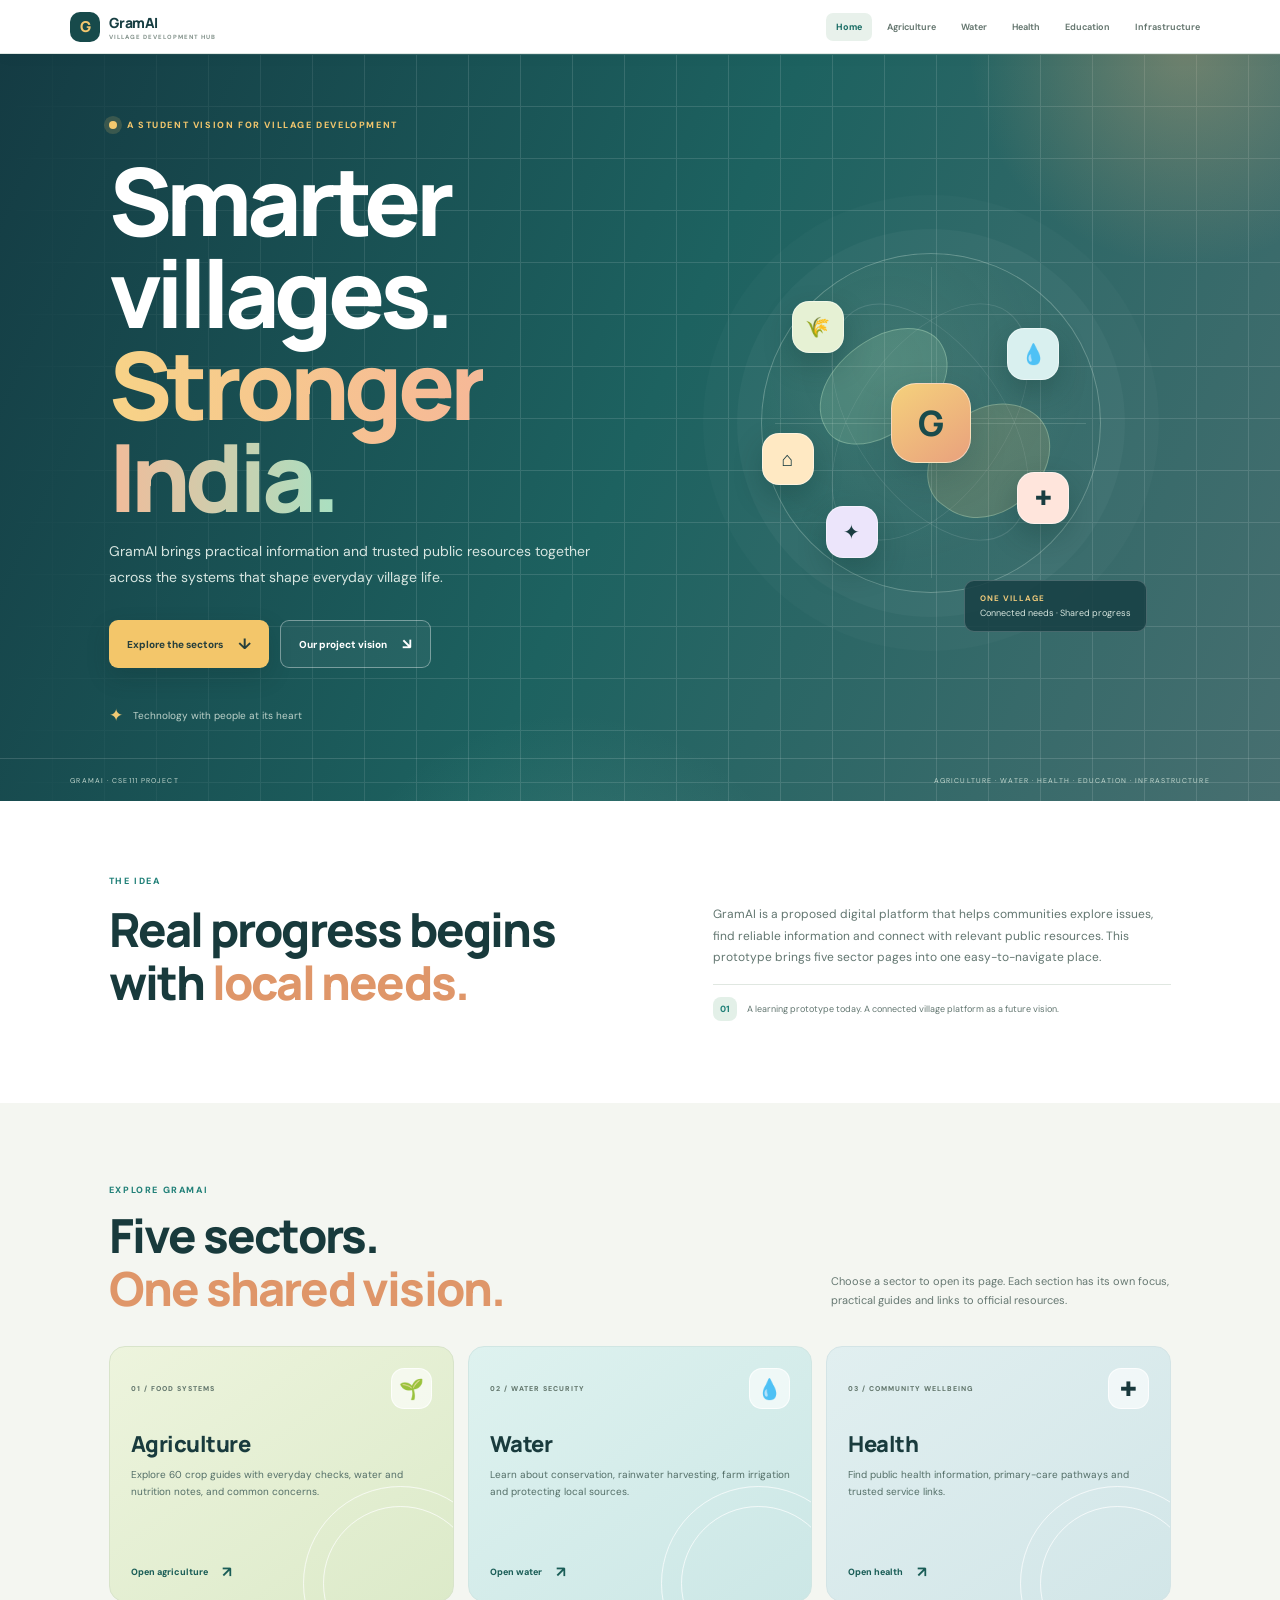
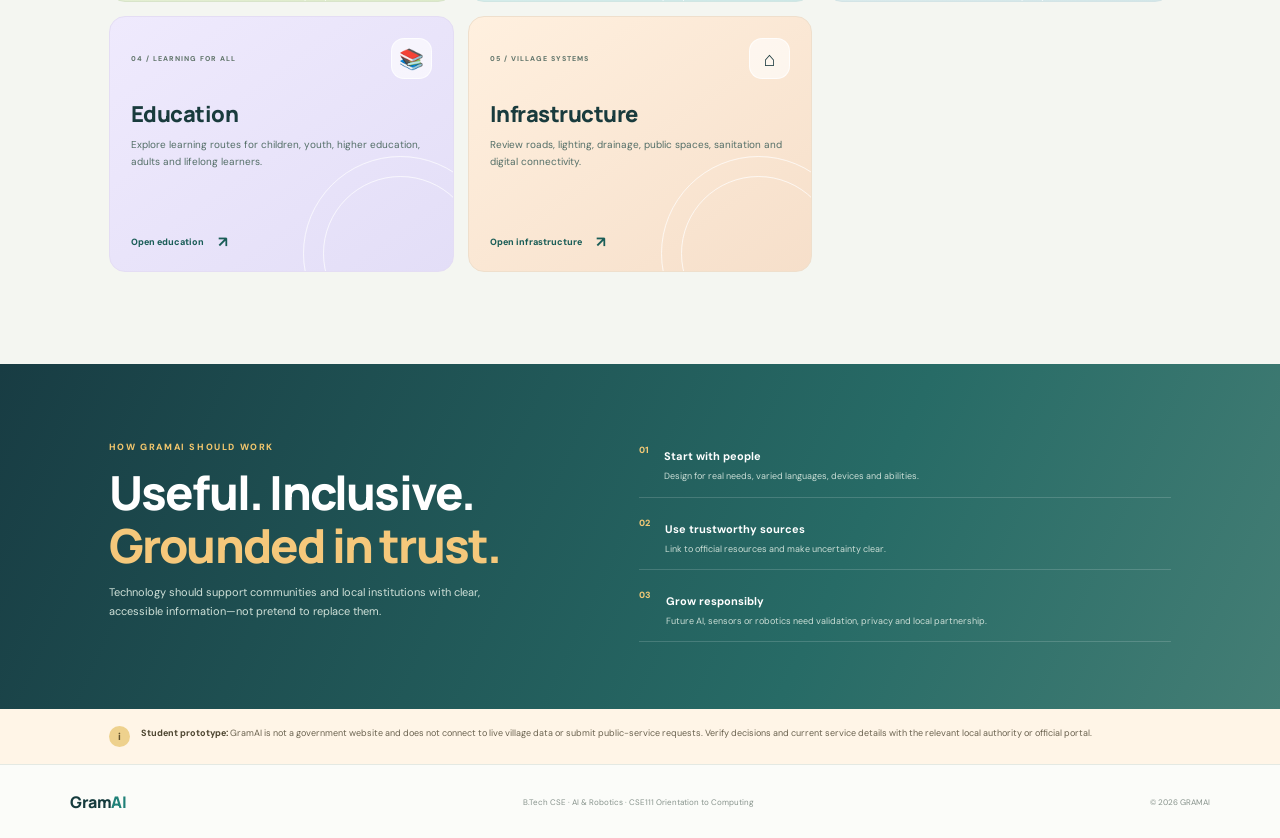
<file: index.html>
<!doctype html>
<html lang="en">
<head>
  <meta charset="utf-8"><meta name="viewport" content="width=device-width, initial-scale=1"><meta name="theme-color" content="#173c42">
  <meta name="description" content="GramAI is a student concept for connected village development across agriculture, water, health, education and infrastructure.">
  <title>GramAI | Smarter Villages, Stronger India</title><link rel="stylesheet" href="home.css"><link rel="stylesheet" href="site-nav.css">
</head>
<body class="gramai-home">
  <header class="home-hero" id="top"><div class="home-orb orb-one"></div><div class="home-orb orb-two"></div><div class="home-hero-wrap"><div class="home-copy"><div class="home-eyebrow"><span></span> A STUDENT VISION FOR VILLAGE DEVELOPMENT</div><h1>Smarter villages.<br><em>Stronger India.</em></h1><p>GramAI brings practical information and trusted public resources together across the systems that shape everyday village life.</p><div class="home-actions"><a class="home-button home-button-main" href="#sectors">Explore the sectors <span>↓</span></a><a class="home-button home-button-ghost" href="#vision">Our project vision <span>↘</span></a></div><div class="home-tagline"><span>✦</span> Technology with people at its heart</div></div><div class="home-visual" aria-label="Illustration connecting five village development sectors"><div class="village-globe"><div class="globe-line line-horizontal"></div><div class="globe-line line-vertical"></div><div class="globe-land land-a"></div><div class="globe-land land-b"></div><div class="globe-center">G</div><span class="sector-orbit orbit-agri">🌾</span><span class="sector-orbit orbit-water">💧</span><span class="sector-orbit orbit-health">✚</span><span class="sector-orbit orbit-edu">✦</span><span class="sector-orbit orbit-infra">⌂</span></div><div class="home-visual-caption"><b>ONE VILLAGE</b><span>Connected needs · Shared progress</span></div></div></div><div class="home-hero-foot"><span>GRAMAI · CSE111 PROJECT</span><span>AGRICULTURE · WATER · HEALTH · EDUCATION · INFRASTRUCTURE</span></div></header>
  <main>
    <section class="home-intro" id="vision"><div class="home-section-label">THE IDEA</div><div class="intro-grid"><h2>Real progress begins<br>with <em>local needs.</em></h2><div><p>GramAI is a proposed digital platform that helps communities explore issues, find reliable information and connect with relevant public resources. This prototype brings five sector pages into one easy-to-navigate place.</p><p class="intro-note"><span>01</span> A learning prototype today. A connected village platform as a future vision.</p></div></div></section>
    <section class="sector-section" id="sectors"><div class="sector-heading"><div><div class="home-section-label">EXPLORE GRAMAI</div><h2>Five sectors.<br><em>One shared vision.</em></h2></div><p>Choose a sector to open its page. Each section has its own focus, practical guides and links to official resources.</p></div><div class="sector-grid">
      <a class="sector-card card-agriculture" href="agriculture/index.html"><div class="sector-card-top"><span class="sector-number">01 / FOOD SYSTEMS</span><span class="sector-icon">🌱</span></div><h3>Agriculture</h3><p>Explore 60 crop guides with everyday checks, water and nutrition notes, and common concerns.</p><span class="sector-cta">Open agriculture <b>↗</b></span><div class="sector-card-shape"></div></a>
      <a class="sector-card card-water" href="water/index.html"><div class="sector-card-top"><span class="sector-number">02 / WATER SECURITY</span><span class="sector-icon">💧</span></div><h3>Water</h3><p>Learn about conservation, rainwater harvesting, farm irrigation and protecting local sources.</p><span class="sector-cta">Open water <b>↗</b></span><div class="sector-card-shape"></div></a>
      <a class="sector-card card-health" href="health/index.html"><div class="sector-card-top"><span class="sector-number">03 / COMMUNITY WELLBEING</span><span class="sector-icon">✚</span></div><h3>Health</h3><p>Find public health information, primary-care pathways and trusted service links.</p><span class="sector-cta">Open health <b>↗</b></span><div class="sector-card-shape"></div></a>
      <a class="sector-card card-education" href="education/index.html"><div class="sector-card-top"><span class="sector-number">04 / LEARNING FOR ALL</span><span class="sector-icon">📚</span></div><h3>Education</h3><p>Explore learning routes for children, youth, higher education, adults and lifelong learners.</p><span class="sector-cta">Open education <b>↗</b></span><div class="sector-card-shape"></div></a>
      <a class="sector-card card-infrastructure" href="infrastructure/index.html"><div class="sector-card-top"><span class="sector-number">05 / VILLAGE SYSTEMS</span><span class="sector-icon">⌂</span></div><h3>Infrastructure</h3><p>Review roads, lighting, drainage, public spaces, sanitation and digital connectivity.</p><span class="sector-cta">Open infrastructure <b>↗</b></span><div class="sector-card-shape"></div></a>
    </div></section>
    <section class="home-principles"><div class="principle-heading"><div class="home-section-label home-label-light">HOW GRAMAI SHOULD WORK</div><h2>Useful. Inclusive.<br><em>Grounded in trust.</em></h2><p>Technology should support communities and local institutions with clear, accessible information—not pretend to replace them.</p></div><div class="principle-list-home"><article><span>01</span><div><strong>Start with people</strong><p>Design for real needs, varied languages, devices and abilities.</p></div></article><article><span>02</span><div><strong>Use trustworthy sources</strong><p>Link to official resources and make uncertainty clear.</p></div></article><article><span>03</span><div><strong>Grow responsibly</strong><p>Future AI, sensors or robotics need validation, privacy and local partnership.</p></div></article></div></section>
    <section class="home-disclaimer"><span>i</span><p><strong>Student prototype:</strong> GramAI is not a government website and does not connect to live village data or submit public-service requests. Verify decisions and current service details with the relevant local authority or official portal.</p></section>
  </main>
  <footer class="home-footer"><a href="#top" class="home-footer-brand">Gram<span>AI</span></a><span>B.Tech CSE · AI & Robotics · CSE111 Orientation to Computing</span><span>© 2026 GRAMAI</span></footer>
  <script src="site-nav.js"></script>
</body></html>
</file>
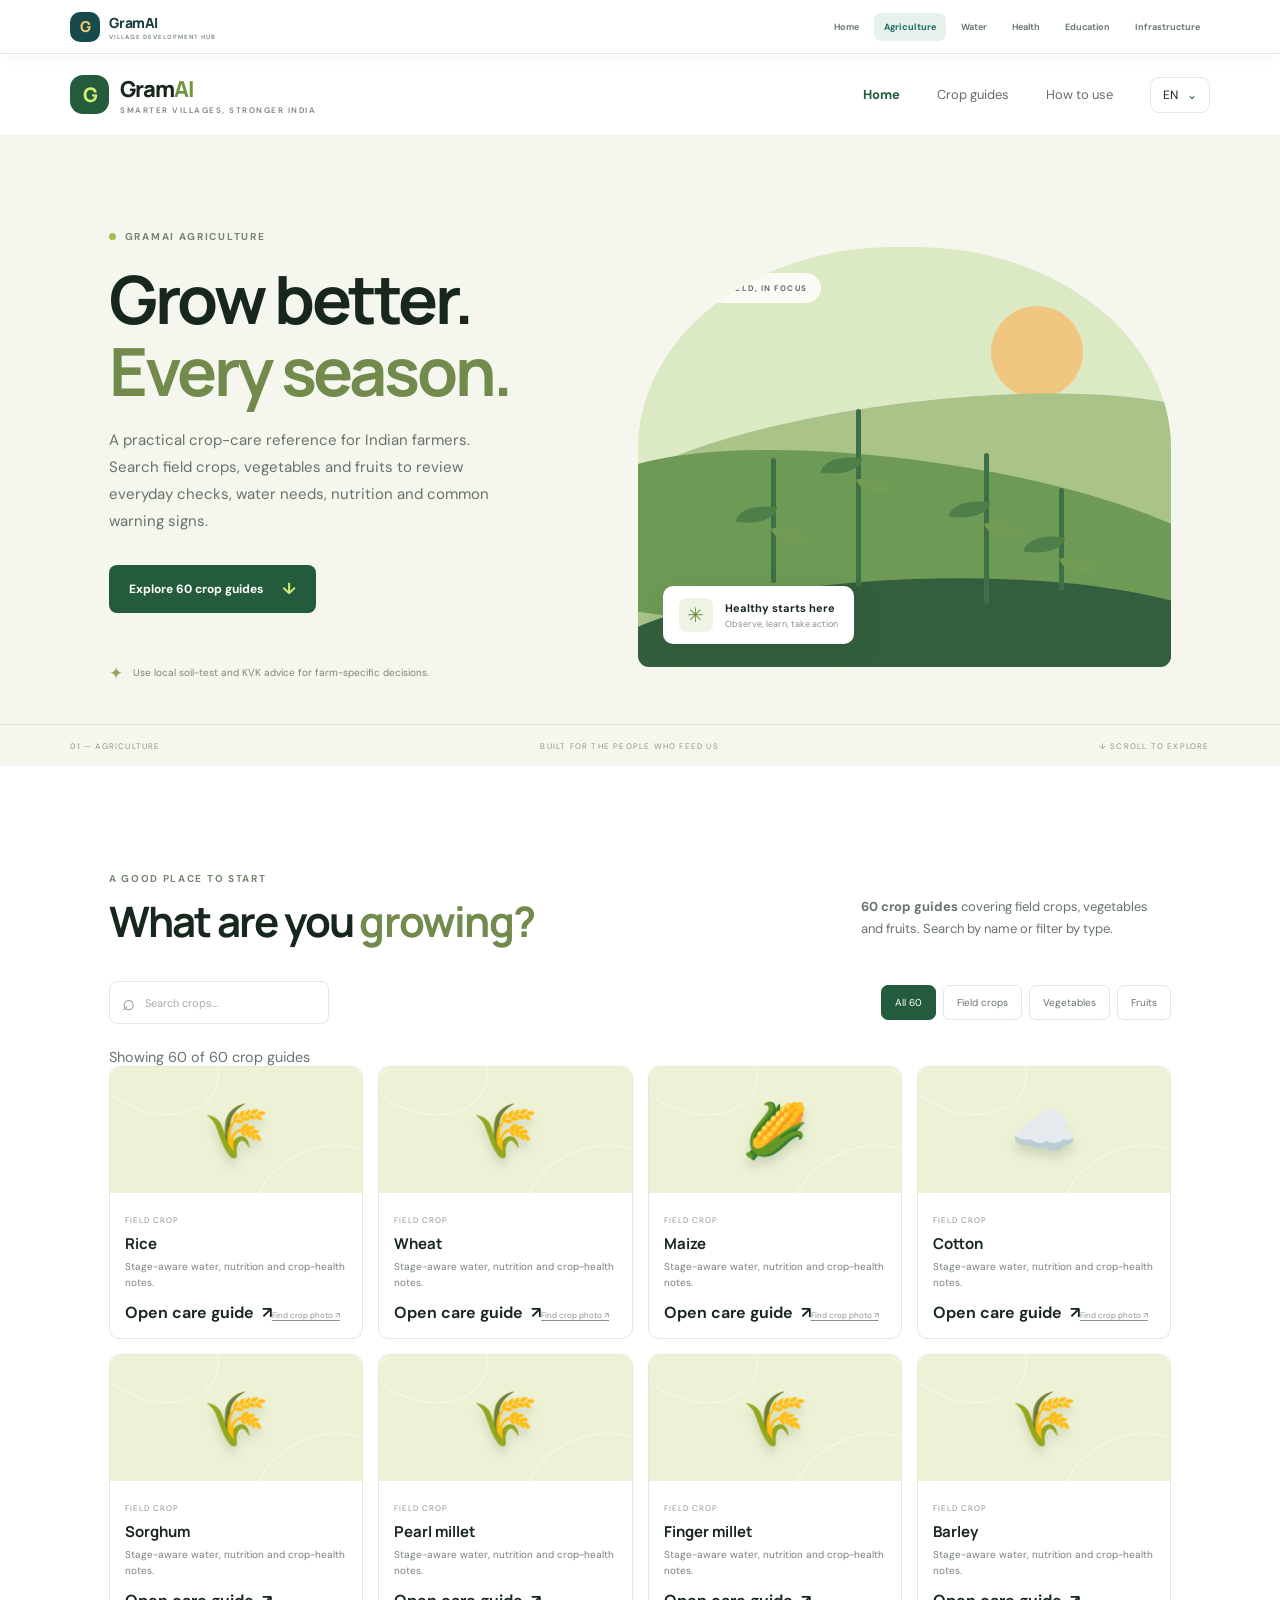
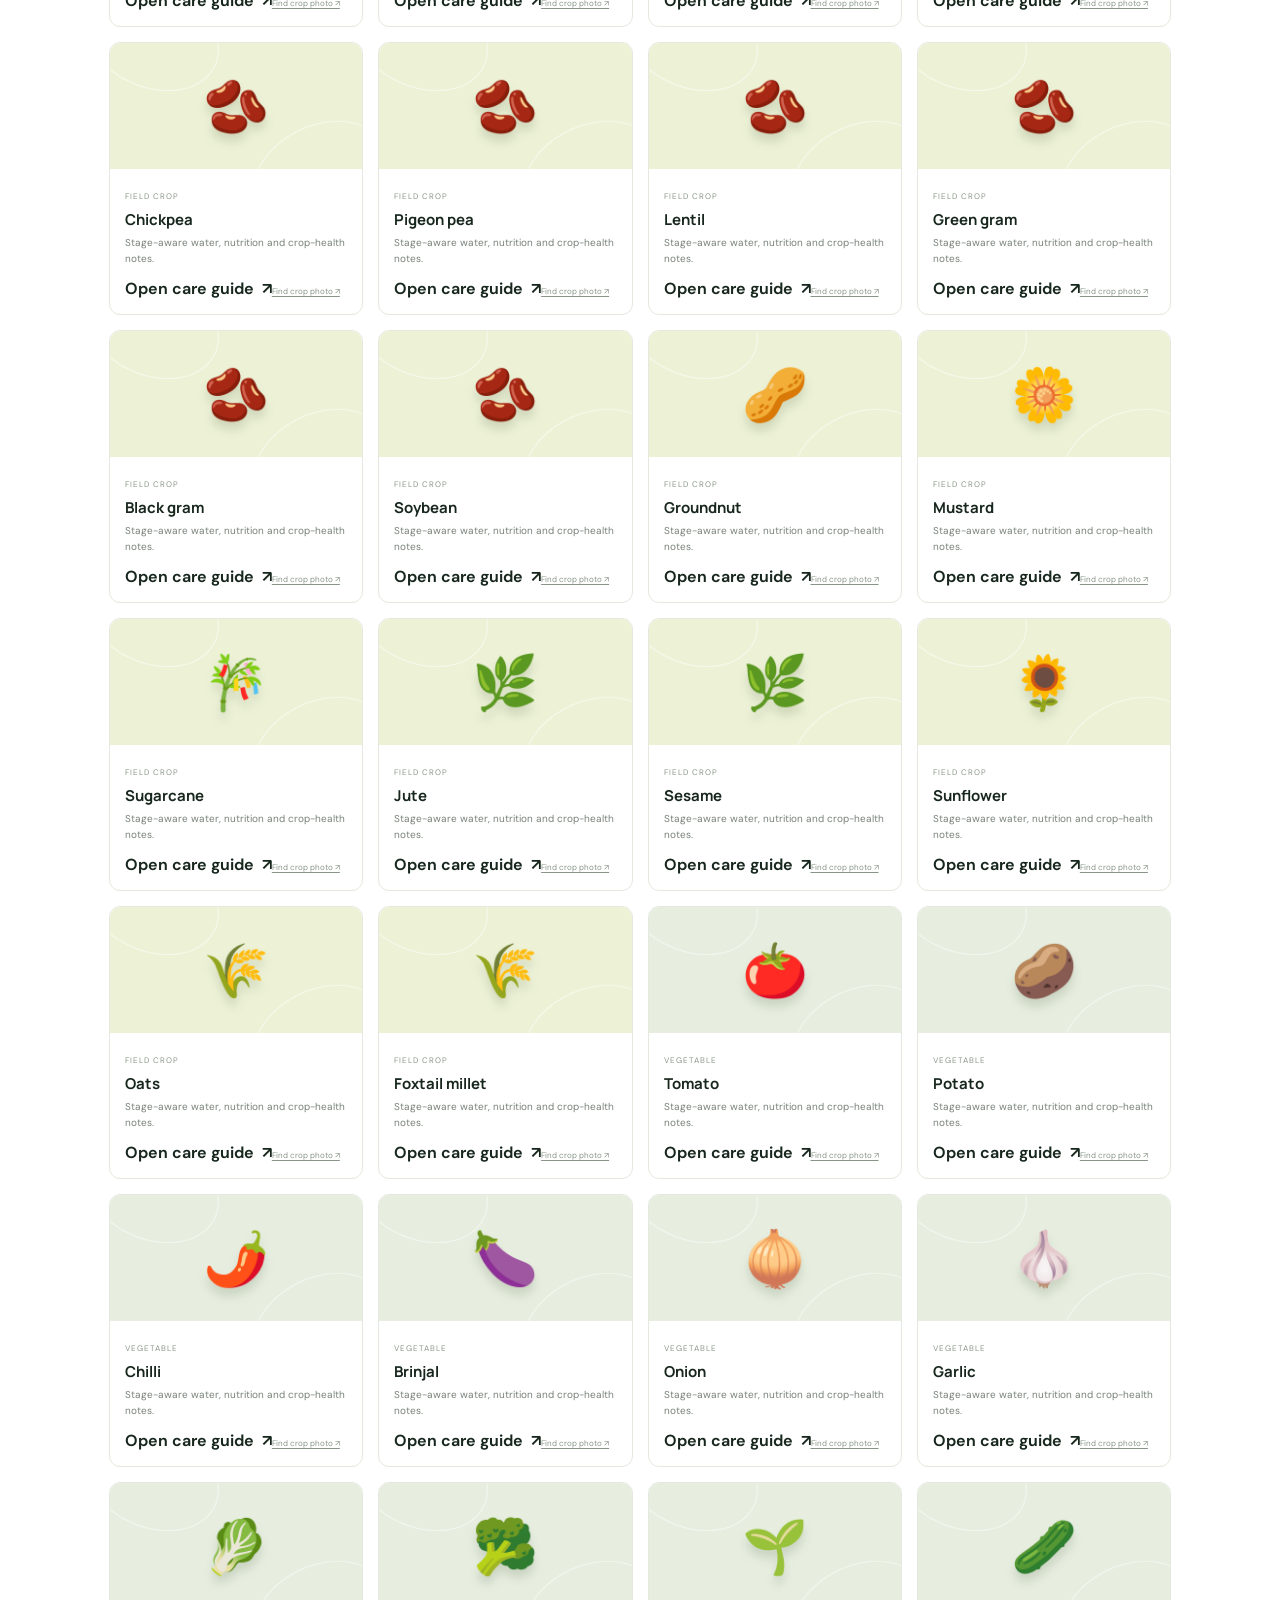
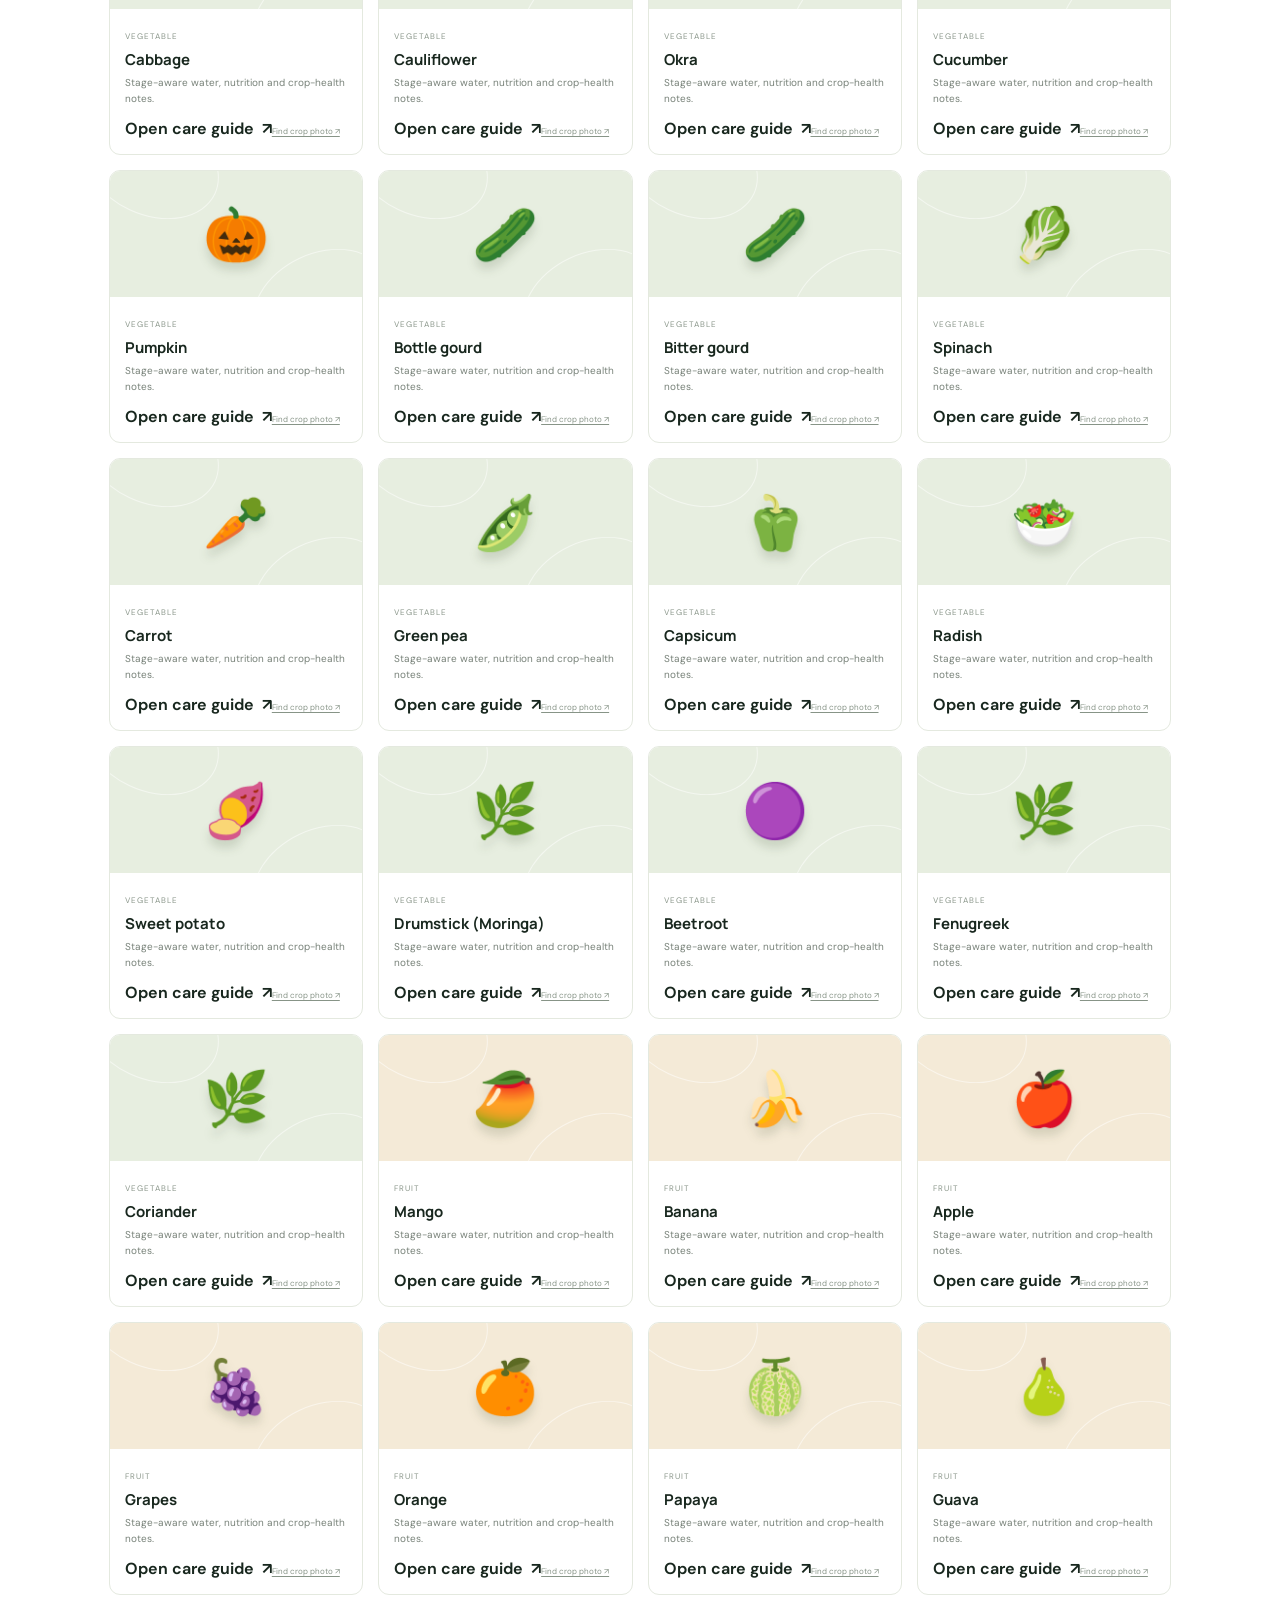
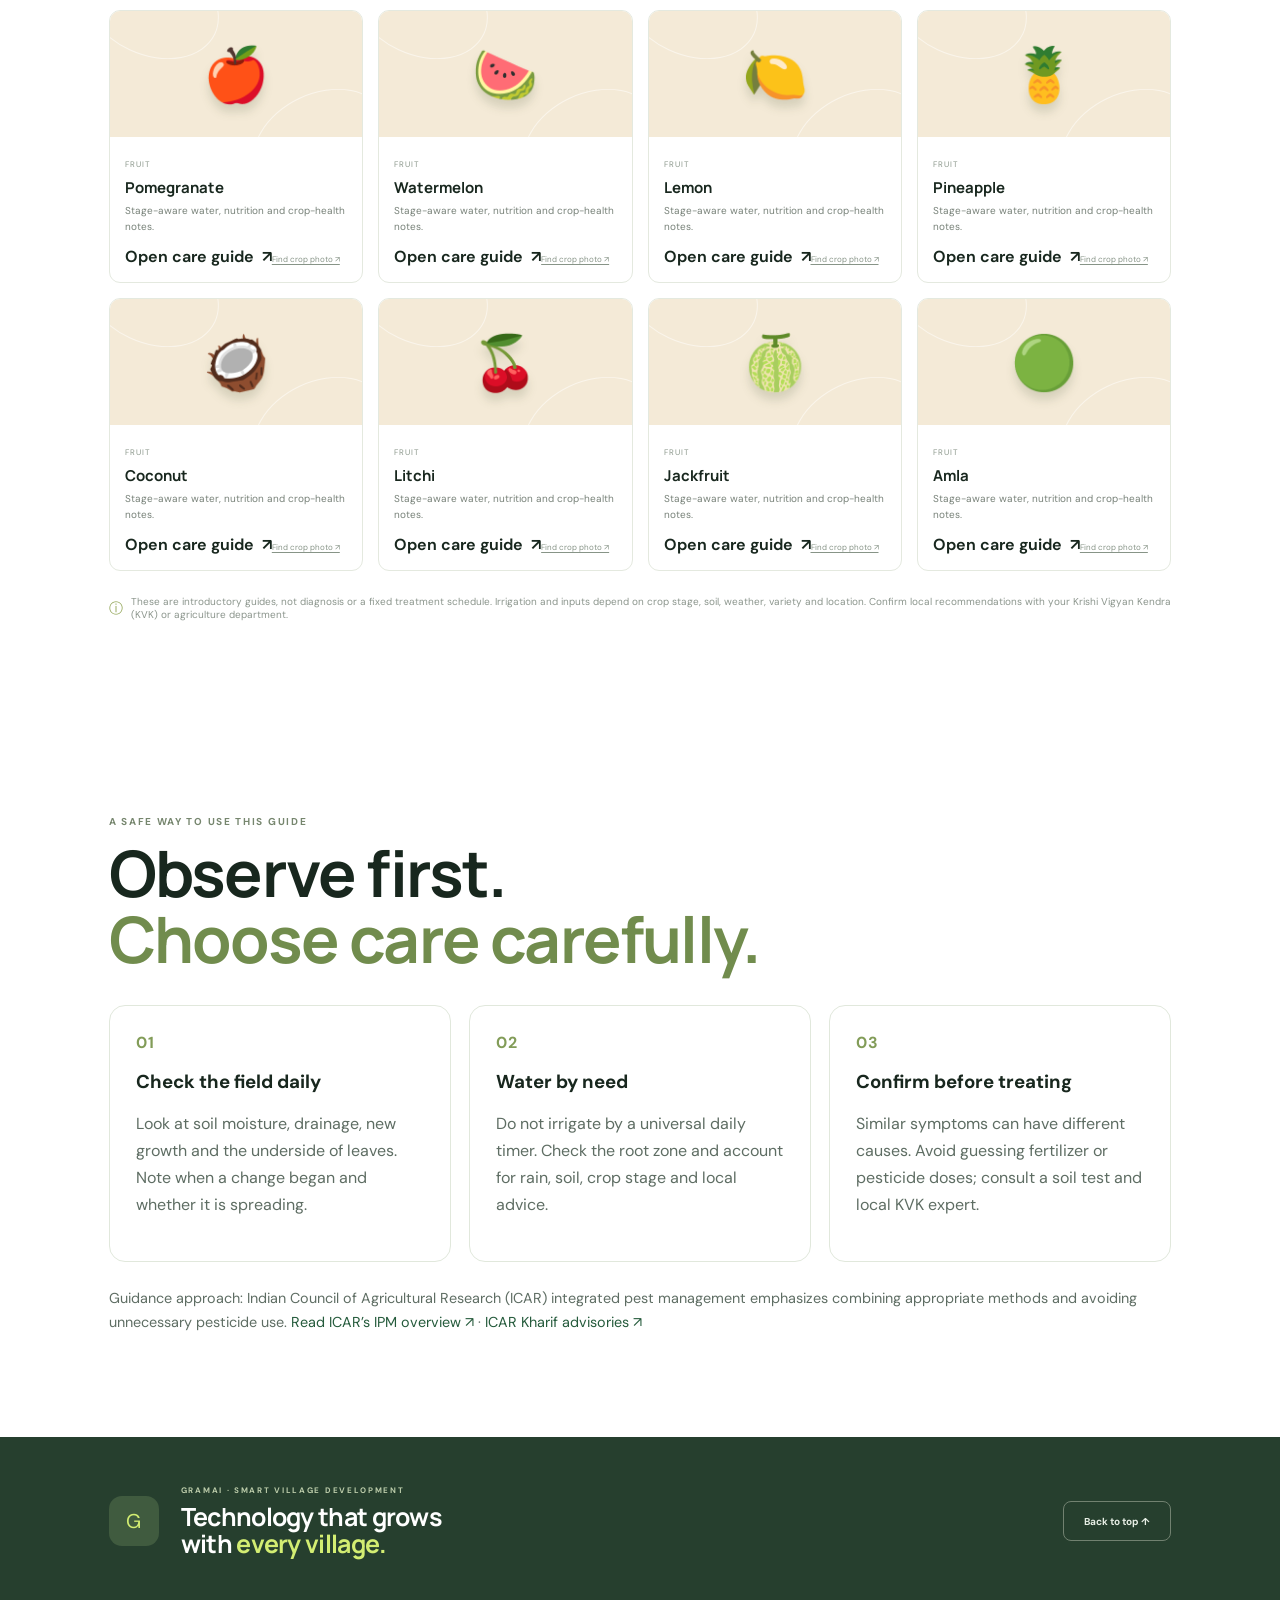
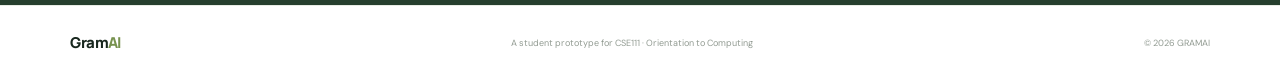
<file: agriculture/index.html>
<!doctype html>
<html lang="en">
<head>
  <meta charset="utf-8">
  <meta name="viewport" content="width=device-width, initial-scale=1">
  <meta name="theme-color" content="#f5f7ef">
  <meta name="description" content="GramAI Agriculture crop care reference with 60 crop guides for Indian farmers.">
  <title>GramAI | Agriculture Crop Guides</title>
  <link rel="stylesheet" href="style.css"><link rel="stylesheet" href="../site-nav.css">
  <link rel="preconnect" href="https://commons.wikimedia.org">
</head>
<body>
  <header class="topbar">
    <a class="brand" href="#home" aria-label="GramAI Agriculture home"><span class="brand-mark">G</span><span>Gram<span class="brand-ai">AI</span><small>SMARTER VILLAGES, STRONGER INDIA</small></span></a>
    <button class="menu-toggle" id="menu-toggle" aria-expanded="false" aria-controls="main-nav" aria-label="Open navigation">☰</button>
    <nav id="main-nav" class="nav-links" aria-label="Main navigation"><a href="#home" class="nav-link active">Home</a><a href="#explore" class="nav-link">Crop guides</a><a href="#how-to-use" class="nav-link">How to use</a><button class="language-button" id="language-button" type="button">EN <span>⌄</span></button></nav>
  </header>
  <main>
    <section class="hero" id="home">
      <div class="hero-copy"><div class="eyebrow"><span class="eyebrow-dot"></span> GRAMAI AGRICULTURE</div><h1>Grow better.<br><em>Every season.</em></h1><p class="hero-description">A practical crop-care reference for Indian farmers. Search field crops, vegetables and fruits to review everyday checks, water needs, nutrition and common warning signs.</p><div class="hero-actions"><a class="button button-primary" href="#explore">Explore 60 crop guides <span aria-hidden="true">↓</span></a></div><div class="hero-note"><span class="note-icon">✦</span><span>Use local soil-test and KVK advice for farm-specific decisions.</span></div></div>
      <div class="hero-art" aria-label="Illustration of a healthy crop field"><div class="sun"></div><div class="art-label"><span class="live-dot"></span> YOUR FIELD, IN FOCUS</div><div class="field field-back"></div><div class="field field-mid"></div><div class="field field-front"></div><div class="plant plant-one"><i></i><i></i><b></b></div><div class="plant plant-two"><i></i><i></i><b></b></div><div class="plant plant-three"><i></i><i></i><b></b></div><div class="plant plant-four"><i></i><i></i><b></b></div><div class="art-caption"><span class="caption-icon">✳</span><span><strong>Healthy starts here</strong><small>Observe, learn, take action</small></span></div></div>
      <div class="hero-bottom"><span>01 — AGRICULTURE</span><span>BUILT FOR THE PEOPLE WHO FEED US</span><span>↓ SCROLL TO EXPLORE</span></div>
    </section>
    <section class="section explore-section" id="explore">
      <div class="section-heading"><div><div class="eyebrow">A GOOD PLACE TO START</div><h2>What are you <em>growing?</em></h2></div><p><strong>60 crop guides</strong> covering field crops, vegetables and fruits. Search by name or filter by type.</p></div>
      <div class="filter-row"><label class="search-box"><span aria-hidden="true">⌕</span><input id="crop-search" type="search" placeholder="Search crops..." aria-label="Search crops"></label><div class="filter-tabs" role="group" aria-label="Filter by crop type"><button class="filter-tab selected" data-filter="all">All 60</button><button class="filter-tab" data-filter="field">Field crops</button><button class="filter-tab" data-filter="vegetable">Vegetables</button><button class="filter-tab" data-filter="fruit">Fruits</button></div></div>
      <p class="result-count" id="result-count" aria-live="polite"></p><div class="crop-grid" id="crop-grid" aria-live="polite"></div>
      <div class="catalog-note"><span>ⓘ</span> These are introductory guides, not diagnosis or a fixed treatment schedule. Irrigation and inputs depend on crop stage, soil, weather, variety and location. Confirm local recommendations with your Krishi Vigyan Kendra (KVK) or agriculture department.</div>
    </section>
    <section class="section how-section" id="how-to-use"><div class="eyebrow">A SAFE WAY TO USE THIS GUIDE</div><h2>Observe first.<br><em>Choose care carefully.</em></h2><div class="how-grid"><article><b>01</b><h3>Check the field daily</h3><p>Look at soil moisture, drainage, new growth and the underside of leaves. Note when a change began and whether it is spreading.</p></article><article><b>02</b><h3>Water by need</h3><p>Do not irrigate by a universal daily timer. Check the root zone and account for rain, soil, crop stage and local advice.</p></article><article><b>03</b><h3>Confirm before treating</h3><p>Similar symptoms can have different causes. Avoid guessing fertilizer or pesticide doses; consult a soil test and local KVK expert.</p></article></div><p class="source-note">Guidance approach: Indian Council of Agricultural Research (ICAR) integrated pest management emphasizes combining appropriate methods and avoiding unnecessary pesticide use. <a href="https://www.icar.org.in/en/integrated-pest-management-sustainable-approach-responsible-pest-management" target="_blank" rel="noopener">Read ICAR’s IPM overview ↗</a> · <a href="https://icar.gov.in/sites/default/files/Circulars/ICAR-En-Kharif-Agro-Advisories-for-Farmers-2025.pdf" target="_blank" rel="noopener">ICAR Kharif advisories ↗</a></p></section>
    <section class="closing-banner"><div class="closing-mark">G</div><div><div class="eyebrow eyebrow-light">GRAMAI · SMART VILLAGE DEVELOPMENT</div><h2>Technology that grows<br>with <em>every village.</em></h2></div><a class="button button-outline" href="#home">Back to top ↑</a></section>
  </main>
  <footer><a class="footer-brand" href="#home">Gram<span>AI</span></a><span>A student prototype for CSE111 · Orientation to Computing</span><span>© 2026 GRAMAI</span></footer>
  <div class="guide-backdrop" id="guide-backdrop" hidden><section class="guide-dialog" role="dialog" aria-modal="true" aria-labelledby="guide-title"><button class="guide-close" id="guide-close" aria-label="Close crop guide">×</button><div id="guide-content"></div></section></div>
  <script src="../site-nav.js"></script><script src="script.js"></script>
</body>
</html>
</file>
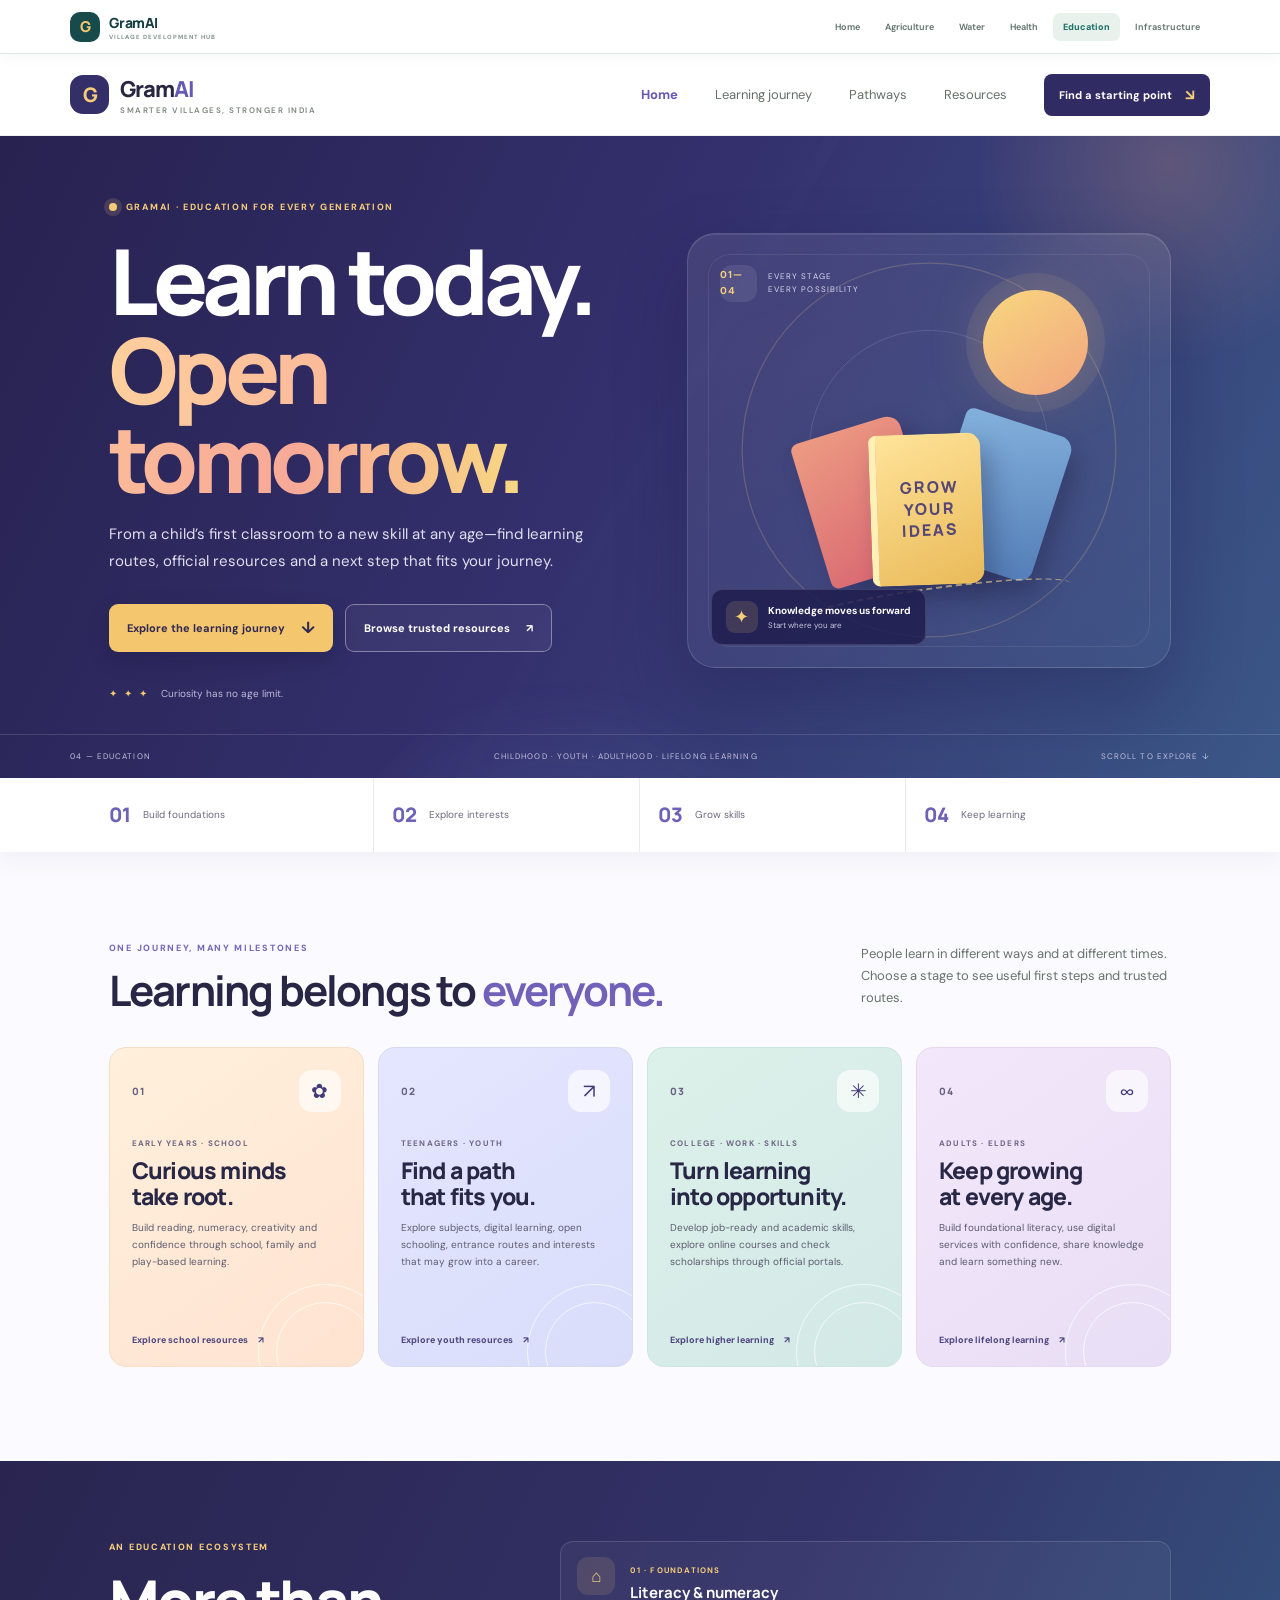
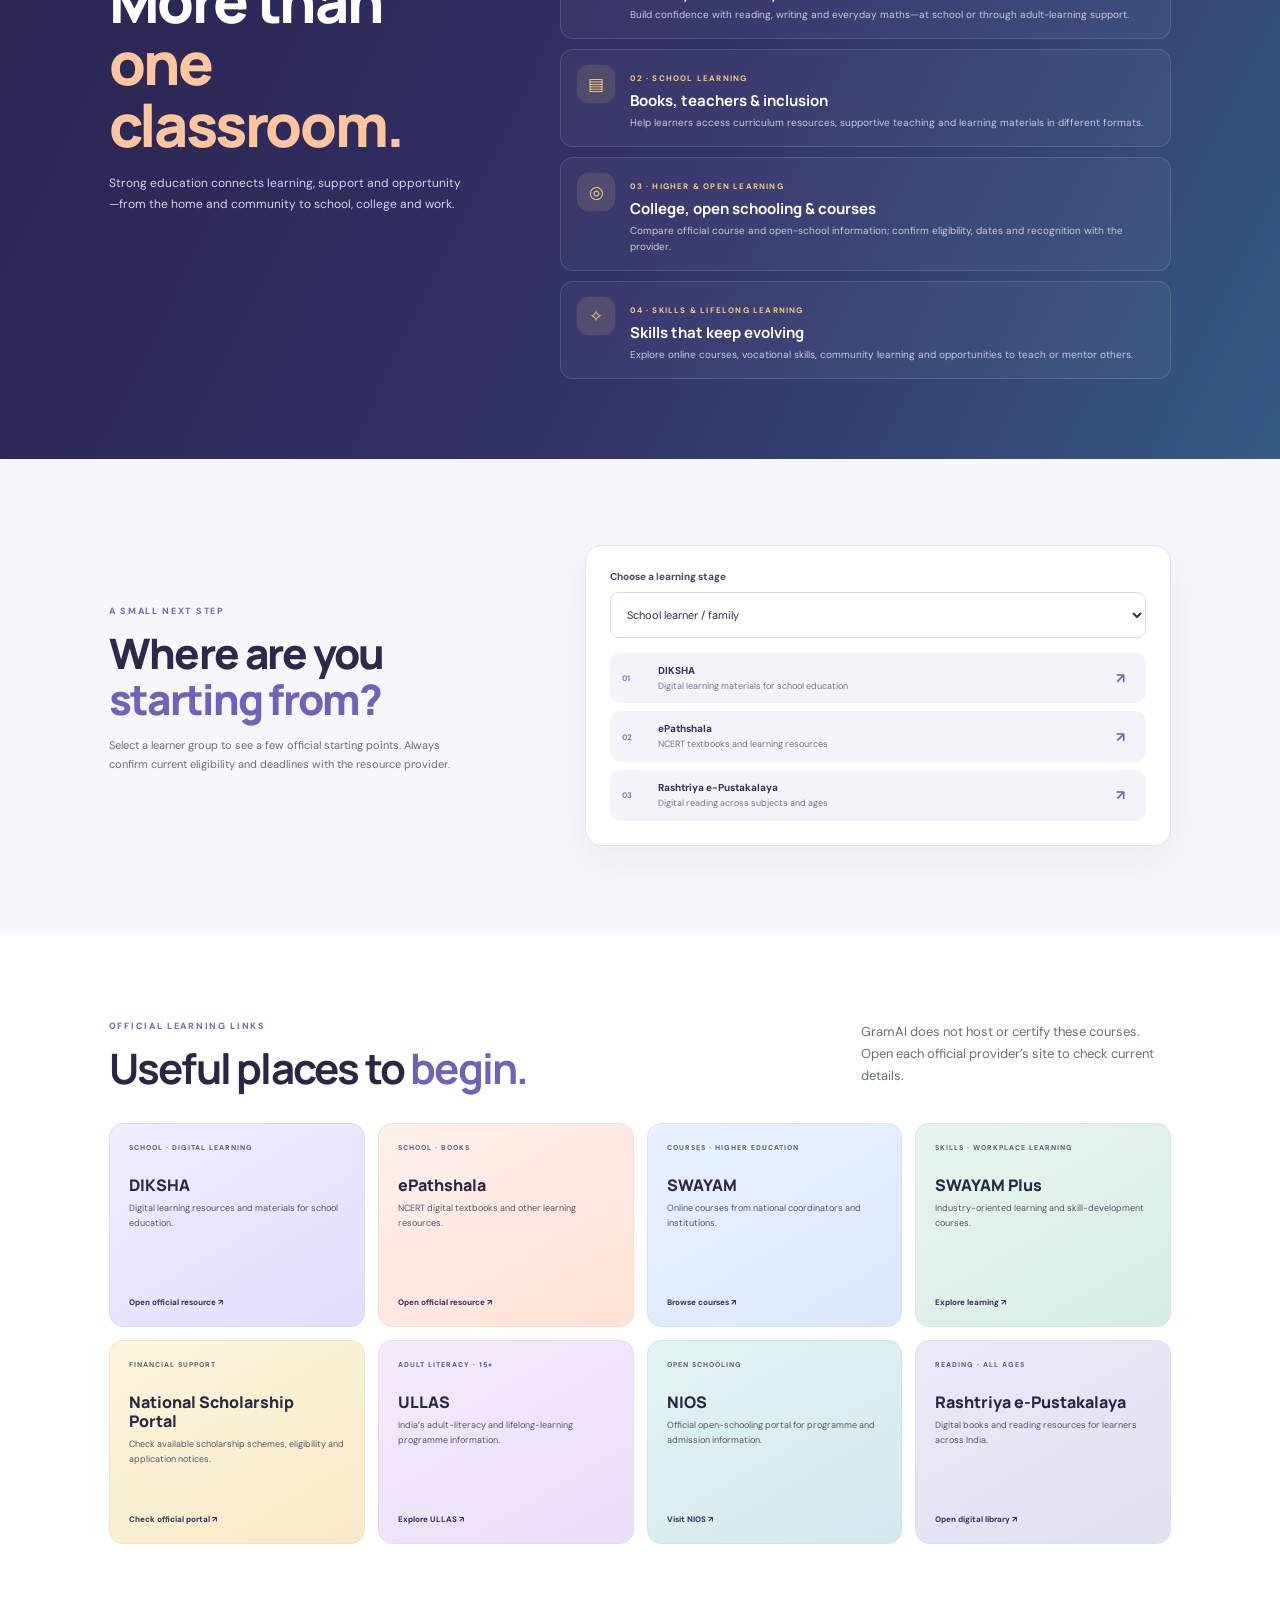
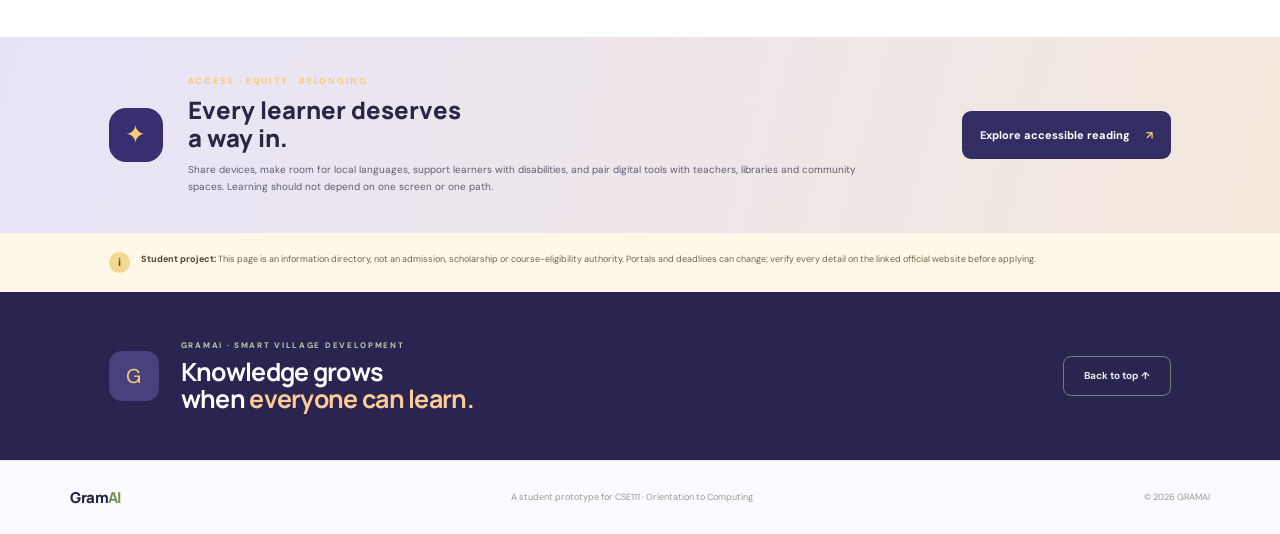
<file: education/index.html>
<!doctype html>
<html lang="en">
<head>
  <meta charset="utf-8"><meta name="viewport" content="width=device-width, initial-scale=1"><meta name="theme-color" content="#292456">
  <meta name="description" content="GramAI Education connects learners of every age with learning pathways and official Indian education resources.">
  <title>GramAI | Education</title><link rel="stylesheet" href="style.css"><link rel="stylesheet" href="../site-nav.css">
</head>
<body class="education-site">
  <header class="topbar edu-topbar"><a class="brand" href="#home" aria-label="GramAI Education home"><span class="brand-mark">G</span><span>Gram<span class="brand-ai">AI</span><small>SMARTER VILLAGES, STRONGER INDIA</small></span></a><button class="menu-toggle" id="menu-toggle" aria-expanded="false" aria-controls="main-nav" aria-label="Open navigation">☰</button><nav id="main-nav" class="nav-links" aria-label="Main navigation"><a href="#home" class="nav-link active">Home</a><a href="#journey" class="nav-link">Learning journey</a><a href="#pathways" class="nav-link">Pathways</a><a href="#resources" class="nav-link">Resources</a><a class="edu-top-cta" href="#finder">Find a starting point <span>↘</span></a></nav></header>
  <main>
    <section class="edu-hero" id="home"><div class="edu-hero-glow glow-a"></div><div class="edu-hero-glow glow-b"></div><div class="edu-hero-inner"><div class="edu-hero-copy"><div class="edu-eyebrow"><span></span> GRAMAI · EDUCATION FOR EVERY GENERATION</div><h1>Learn today.<br><em>Open tomorrow.</em></h1><p>From a child’s first classroom to a new skill at any age—find learning routes, official resources and a next step that fits your journey.</p><div class="edu-hero-actions"><a href="#journey" class="edu-button edu-button-primary">Explore the learning journey <span>↓</span></a><a href="#resources" class="edu-button edu-button-outline">Browse trusted resources <span>↗</span></a></div><div class="edu-proof"><span class="proof-stars">✦ ✦ ✦</span><span>Curiosity has no age limit.</span></div></div><div class="edu-hero-art" aria-label="Illustrated books and a rising path of learning"><div class="edu-art-orbit orbit-a"></div><div class="edu-art-orbit orbit-b"></div><div class="edu-art-sun"></div><div class="edu-book book-back"></div><div class="edu-book book-middle"></div><div class="edu-book book-front"><span>GROW<br>YOUR<br>IDEAS</span></div><div class="edu-art-path"></div><div class="edu-art-label"><b>01—04</b><span>EVERY STAGE<br>EVERY POSSIBILITY</span></div><div class="edu-art-caption"><span class="caption-spark">✦</span><span><strong>Knowledge moves us forward</strong><small>Start where you are</small></span></div></div></div><div class="edu-hero-footer"><span>04 — EDUCATION</span><span>CHILDHOOD · YOUTH · ADULTHOOD · LIFELONG LEARNING</span><span>SCROLL TO EXPLORE ↓</span></div></section>
    <section class="edu-statbar"><div><strong>01</strong><span>Build foundations</span></div><div><strong>02</strong><span>Explore interests</span></div><div><strong>03</strong><span>Grow skills</span></div><div><strong>04</strong><span>Keep learning</span></div></section>
    <section class="section edu-journey" id="journey"><div class="section-heading"><div><div class="edu-kicker">ONE JOURNEY, MANY MILESTONES</div><h2>Learning belongs to <em>everyone.</em></h2></div><p>People learn in different ways and at different times. Choose a stage to see useful first steps and trusted routes.</p></div><div class="journey-grid">
      <article class="journey-card journey-child"><div class="journey-card-top"><span class="journey-number">01</span><span class="journey-icon">✿</span></div><span class="journey-label">EARLY YEARS · SCHOOL</span><h3>Curious minds<br>take root.</h3><p>Build reading, numeracy, creativity and confidence through school, family and play-based learning.</p><a href="#resources" data-preset="school">Explore school resources <span>↗</span></a><div class="journey-decoration"></div></article>
      <article class="journey-card journey-youth"><div class="journey-card-top"><span class="journey-number">02</span><span class="journey-icon">↗</span></div><span class="journey-label">TEENAGERS · YOUTH</span><h3>Find a path<br>that fits you.</h3><p>Explore subjects, digital learning, open schooling, entrance routes and interests that may grow into a career.</p><a href="#resources" data-preset="youth">Explore youth resources <span>↗</span></a><div class="journey-decoration"></div></article>
      <article class="journey-card journey-adult"><div class="journey-card-top"><span class="journey-number">03</span><span class="journey-icon">✳</span></div><span class="journey-label">COLLEGE · WORK · SKILLS</span><h3>Turn learning<br>into opportunity.</h3><p>Develop job-ready and academic skills, explore online courses and check scholarships through official portals.</p><a href="#resources" data-preset="higher">Explore higher learning <span>↗</span></a><div class="journey-decoration"></div></article>
      <article class="journey-card journey-lifelong"><div class="journey-card-top"><span class="journey-number">04</span><span class="journey-icon">∞</span></div><span class="journey-label">ADULTS · ELDERS</span><h3>Keep growing<br>at every age.</h3><p>Build foundational literacy, use digital services with confidence, share knowledge and learn something new.</p><a href="#resources" data-preset="adult">Explore lifelong learning <span>↗</span></a><div class="journey-decoration"></div></article>
    </div></section>
    <section class="edu-pathways" id="pathways"><div class="pathways-inner"><div class="pathways-heading"><div class="edu-kicker edu-kicker-light">AN EDUCATION ECOSYSTEM</div><h2>More than<br><em>one classroom.</em></h2><p>Strong education connects learning, support and opportunity—from the home and community to school, college and work.</p></div><div class="pathway-list"><article><span class="pathway-symbol">⌂</span><div><b>01 · FOUNDATIONS</b><h3>Literacy & numeracy</h3><p>Build confidence with reading, writing and everyday maths—at school or through adult-learning support.</p></div></article><article><span class="pathway-symbol">▤</span><div><b>02 · SCHOOL LEARNING</b><h3>Books, teachers & inclusion</h3><p>Help learners access curriculum resources, supportive teaching and learning materials in different formats.</p></div></article><article><span class="pathway-symbol">◎</span><div><b>03 · HIGHER & OPEN LEARNING</b><h3>College, open schooling & courses</h3><p>Compare official course and open-school information; confirm eligibility, dates and recognition with the provider.</p></div></article><article><span class="pathway-symbol">✧</span><div><b>04 · SKILLS & LIFELONG LEARNING</b><h3>Skills that keep evolving</h3><p>Explore online courses, vocational skills, community learning and opportunities to teach or mentor others.</p></div></article></div></div></section>
    <section class="section edu-finder" id="finder"><div class="finder-intro"><div class="edu-kicker">A SMALL NEXT STEP</div><h2>Where are you<br><em>starting from?</em></h2><p>Select a learner group to see a few official starting points. Always confirm current eligibility and deadlines with the resource provider.</p></div><div class="finder-panel"><label for="learner-select">Choose a learning stage</label><select id="learner-select"><option value="school">School learner / family</option><option value="youth">Teenager exploring next steps</option><option value="higher">College student / job seeker</option><option value="adult">Adult or older learner</option><option value="teacher">Teacher / volunteer</option></select><div class="finder-result" id="finder-result" aria-live="polite"></div></div></section>
    <section class="section edu-resources" id="resources"><div class="section-heading"><div><div class="edu-kicker">OFFICIAL LEARNING LINKS</div><h2>Useful places to <em>begin.</em></h2></div><p>GramAI does not host or certify these courses. Open each official provider’s site to check current details.</p></div><div class="resource-grid">
      <a class="resource-card resource-indigo" href="https://pmevidya.education.gov.in/diksha.html" target="_blank" rel="noopener"><span class="resource-type">SCHOOL · DIGITAL LEARNING</span><strong>DIKSHA</strong><p>Digital learning resources and materials for school education.</p><span class="resource-link">Open official resource ↗</span></a>
      <a class="resource-card resource-coral" href="https://epathshala.nic.in/epathshala.php?id=Students&ln=en" target="_blank" rel="noopener"><span class="resource-type">SCHOOL · BOOKS</span><strong>ePathshala</strong><p>NCERT digital textbooks and other learning resources.</p><span class="resource-link">Open official resource ↗</span></a>
      <a class="resource-card resource-blue" href="https://swayam.gov.in/" target="_blank" rel="noopener"><span class="resource-type">COURSES · HIGHER EDUCATION</span><strong>SWAYAM</strong><p>Online courses from national coordinators and institutions.</p><span class="resource-link">Browse courses ↗</span></a>
      <a class="resource-card resource-green" href="https://swayamplus.education.gov.in/" target="_blank" rel="noopener"><span class="resource-type">SKILLS · WORKPLACE LEARNING</span><strong>SWAYAM Plus</strong><p>Industry-oriented learning and skill-development courses.</p><span class="resource-link">Explore learning ↗</span></a>
      <a class="resource-card resource-gold" href="https://scholarships.gov.in/Students" target="_blank" rel="noopener"><span class="resource-type">FINANCIAL SUPPORT</span><strong>National Scholarship Portal</strong><p>Check available scholarship schemes, eligibility and application notices.</p><span class="resource-link">Check official portal ↗</span></a>
      <a class="resource-card resource-violet" href="https://ullas.education.gov.in/nilp" target="_blank" rel="noopener"><span class="resource-type">ADULT LITERACY · 15+</span><strong>ULLAS</strong><p>India’s adult-literacy and lifelong-learning programme information.</p><span class="resource-link">Explore ULLAS ↗</span></a>
      <a class="resource-card resource-teal" href="https://sdmis.nios.ac.in/" target="_blank" rel="noopener"><span class="resource-type">OPEN SCHOOLING</span><strong>NIOS</strong><p>Official open-schooling portal for programme and admission information.</p><span class="resource-link">Visit NIOS ↗</span></a>
      <a class="resource-card resource-ink" href="https://ndl.education.gov.in/" target="_blank" rel="noopener"><span class="resource-type">READING · ALL AGES</span><strong>Rashtriya e-Pustakalaya</strong><p>Digital books and reading resources for learners across India.</p><span class="resource-link">Open digital library ↗</span></a>
    </div></section>
    <section class="inclusive-banner"><div class="inclusive-mark">✦</div><div><div class="edu-kicker edu-kicker-light">ACCESS · EQUITY · BELONGING</div><h2>Every learner deserves<br>a way in.</h2><p>Share devices, make room for local languages, support learners with disabilities, and pair digital tools with teachers, libraries and community spaces. Learning should not depend on one screen or one path.</p></div><a class="edu-button edu-button-light" href="https://ndl.education.gov.in/about" target="_blank" rel="noopener">Explore accessible reading <span>↗</span></a></section>
    <section class="edu-disclaimer"><span>i</span><p><strong>Student project:</strong> This page is an information directory, not an admission, scholarship or course-eligibility authority. Portals and deadlines can change; verify every detail on the linked official website before applying.</p></section>
    <section class="closing-banner edu-closing"><div class="closing-mark">G</div><div><div class="eyebrow eyebrow-light">GRAMAI · SMART VILLAGE DEVELOPMENT</div><h2>Knowledge grows<br>when <em>everyone can learn.</em></h2></div><a class="button button-outline" href="#home">Back to top ↑</a></section>
  </main><footer><a class="footer-brand" href="#home">Gram<span>AI</span></a><span>A student prototype for CSE111 · Orientation to Computing</span><span>© 2026 GRAMAI</span></footer><script src="../site-nav.js"></script><script src="script.js"></script>
</body></html>
</file>
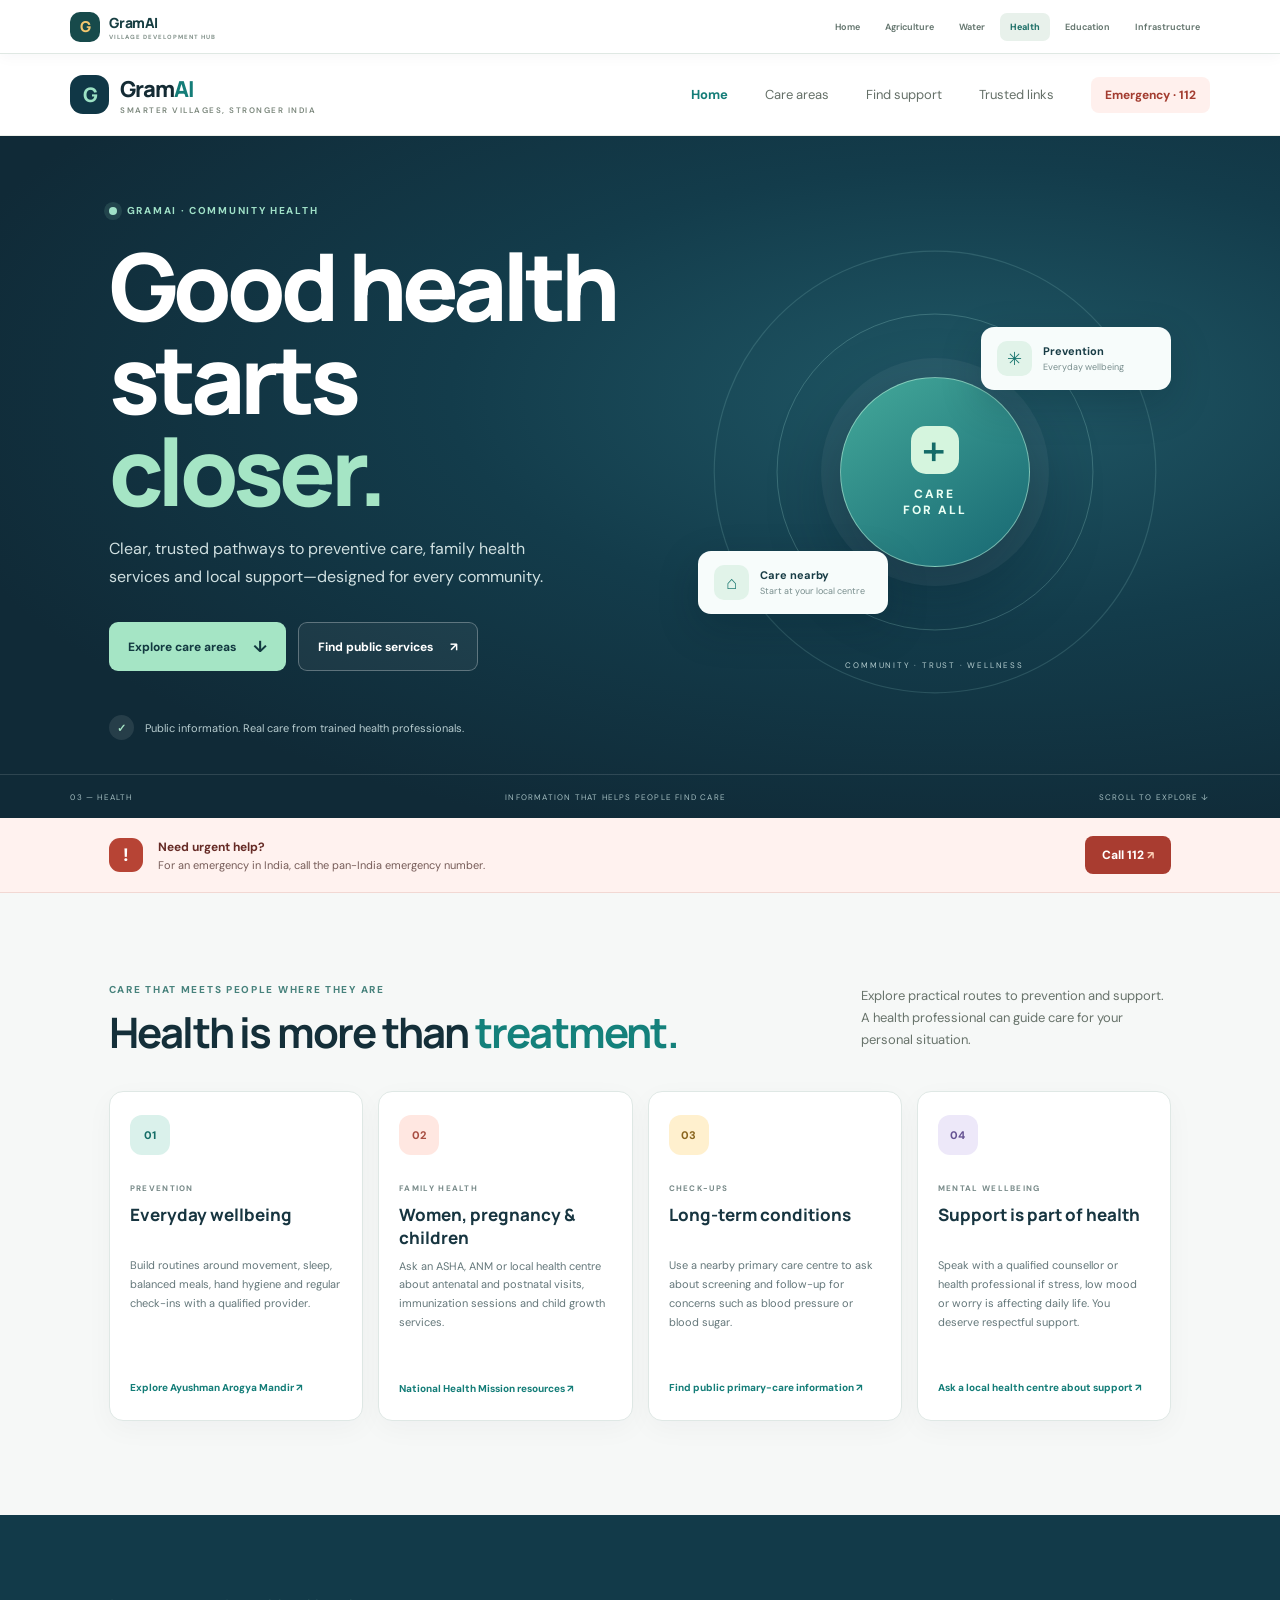
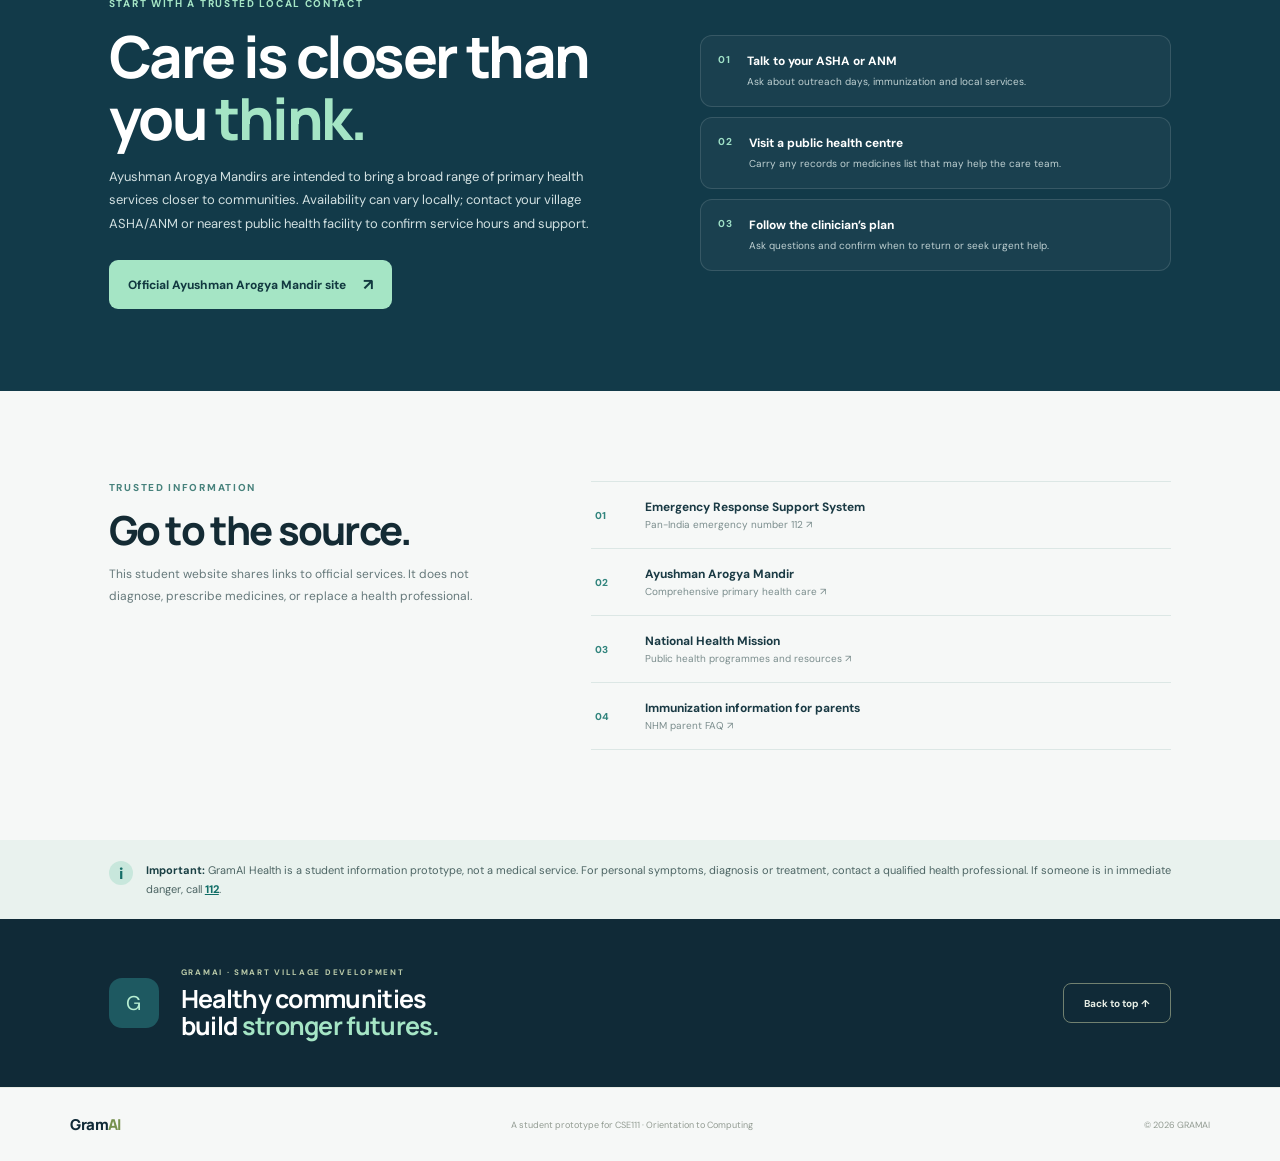
<file: health/index.html>
<!doctype html>
<html lang="en">
<head>
  <meta charset="utf-8"><meta name="viewport" content="width=device-width, initial-scale=1"><meta name="theme-color" content="#102a37">
  <meta name="description" content="GramAI Health connects people with trusted public health information and local care resources.">
  <title>GramAI | Health</title><link rel="stylesheet" href="style.css"><link rel="stylesheet" href="../site-nav.css">
</head>
<body class="health-site">
  <header class="topbar health-topbar"><a class="brand" href="#home" aria-label="GramAI Health home"><span class="brand-mark">G</span><span>Gram<span class="brand-ai">AI</span><small>SMARTER VILLAGES, STRONGER INDIA</small></span></a><button class="menu-toggle" id="menu-toggle" aria-expanded="false" aria-controls="main-nav" aria-label="Open navigation">☰</button><nav id="main-nav" class="nav-links" aria-label="Main navigation"><a href="#home" class="nav-link active">Home</a><a href="#care" class="nav-link">Care areas</a><a href="#services" class="nav-link">Find support</a><a href="#trusted" class="nav-link">Trusted links</a><a class="health-emergency-nav" href="tel:112">Emergency · 112</a></nav></header>
  <main>
    <section class="health-hero" id="home"><div class="health-hero-inner"><div class="health-copy"><div class="health-eyebrow"><span></span> GRAMAI · COMMUNITY HEALTH</div><h1>Good health<br>starts <em>closer.</em></h1><p class="health-lede">Clear, trusted pathways to preventive care, family health services and local support—designed for every community.</p><div class="health-actions"><a class="health-button health-button-bright" href="#care">Explore care areas <span>↓</span></a><a class="health-button health-button-glass" href="#services">Find public services <span>↗</span></a></div><div class="health-hero-note"><span class="health-check">✓</span><span>Public information. Real care from trained health professionals.</span></div></div><div class="health-visual" aria-label="Community care illustration"><div class="visual-orbit orbit-one"></div><div class="visual-orbit orbit-two"></div><div class="visual-core"><span class="core-cross">+</span><span>CARE<br>FOR ALL</span></div><div class="visual-chip chip-top"><span>✳</span><span><b>Prevention</b><small>Everyday wellbeing</small></span></div><div class="visual-chip chip-bottom"><span>⌂</span><span><b>Care nearby</b><small>Start at your local centre</small></span></div><div class="visual-caption">COMMUNITY · TRUST · WELLNESS</div></div></div><div class="health-hero-footer"><span>03 — HEALTH</span><span>INFORMATION THAT HELPS PEOPLE FIND CARE</span><span>SCROLL TO EXPLORE ↓</span></div></section>
    <section class="health-emergency-strip" aria-label="Emergency information"><div class="emergency-mark">!</div><div><strong>Need urgent help?</strong><span>For an emergency in India, call the pan-India emergency number.</span></div><a href="tel:112">Call 112 <span aria-hidden="true">↗</span></a></section>
    <section class="section health-care-section" id="care"><div class="section-heading"><div><div class="health-section-kicker">CARE THAT MEETS PEOPLE WHERE THEY ARE</div><h2>Health is more than <em>treatment.</em></h2></div><p>Explore practical routes to prevention and support. A health professional can guide care for your personal situation.</p></div><div class="health-card-grid">
      <article class="health-card"><span class="health-card-icon icon-teal">01</span><span class="health-card-tag">PREVENTION</span><h3>Everyday wellbeing</h3><p>Build routines around movement, sleep, balanced meals, hand hygiene and regular check-ins with a qualified provider.</p><a href="https://aam.mohfw.gov.in/" target="_blank" rel="noopener">Explore Ayushman Arogya Mandir ↗</a></article>
      <article class="health-card"><span class="health-card-icon icon-coral">02</span><span class="health-card-tag">FAMILY HEALTH</span><h3>Women, pregnancy & children</h3><p>Ask an ASHA, ANM or local health centre about antenatal and postnatal visits, immunization sessions and child growth services.</p><a href="https://nhm.gov.in/nhm/nrhm.html/index1.php?lang=1&level=2&lid=218&sublinkid=822" target="_blank" rel="noopener">National Health Mission resources ↗</a></article>
      <article class="health-card"><span class="health-card-icon icon-gold">03</span><span class="health-card-tag">CHECK-UPS</span><h3>Long-term conditions</h3><p>Use a nearby primary care centre to ask about screening and follow-up for concerns such as blood pressure or blood sugar.</p><a href="https://aam.mohfw.gov.in/" target="_blank" rel="noopener">Find public primary-care information ↗</a></article>
      <article class="health-card"><span class="health-card-icon icon-lilac">04</span><span class="health-card-tag">MENTAL WELLBEING</span><h3>Support is part of health</h3><p>Speak with a qualified counsellor or health professional if stress, low mood or worry is affecting daily life. You deserve respectful support.</p><a href="https://aam.mohfw.gov.in/" target="_blank" rel="noopener">Ask a local health centre about support ↗</a></article>
    </div></section>
    <section class="service-section" id="services"><div class="service-copy"><div class="health-section-kicker health-kicker-light">START WITH A TRUSTED LOCAL CONTACT</div><h2>Care is closer than you <em>think.</em></h2><p>Ayushman Arogya Mandirs are intended to bring a broad range of primary health services closer to communities. Availability can vary locally; contact your village ASHA/ANM or nearest public health facility to confirm service hours and support.</p><a class="health-button health-button-bright" href="https://aam.mohfw.gov.in/" target="_blank" rel="noopener">Official Ayushman Arogya Mandir site <span>↗</span></a></div><div class="service-steps"><article><b>01</b><span><strong>Talk to your ASHA or ANM</strong><small>Ask about outreach days, immunization and local services.</small></span></article><article><b>02</b><span><strong>Visit a public health centre</strong><small>Carry any records or medicines list that may help the care team.</small></span></article><article><b>03</b><span><strong>Follow the clinician’s plan</strong><small>Ask questions and confirm when to return or seek urgent help.</small></span></article></div></section>
    <section class="section trusted-section" id="trusted"><div class="trusted-heading"><div class="health-section-kicker">TRUSTED INFORMATION</div><h2>Go to the source.</h2><p>This student website shares links to official services. It does not diagnose, prescribe medicines, or replace a health professional.</p></div><div class="trusted-links"><a href="https://112.gov.in/" target="_blank" rel="noopener"><span>01</span><strong>Emergency Response Support System</strong><small>Pan-India emergency number 112 ↗</small></a><a href="https://aam.mohfw.gov.in/" target="_blank" rel="noopener"><span>02</span><strong>Ayushman Arogya Mandir</strong><small>Comprehensive primary health care ↗</small></a><a href="https://nhm.gov.in/" target="_blank" rel="noopener"><span>03</span><strong>National Health Mission</strong><small>Public health programmes and resources ↗</small></a><a href="https://nhm.gov.in/New_Updates_2018/NHM_Components/Immunization/Guildelines_for_immunization/FAQ_on_Immunization_for_Parents-English.pdf" target="_blank" rel="noopener"><span>04</span><strong>Immunization information for parents</strong><small>NHM parent FAQ ↗</small></a></div></section>
    <section class="health-note"><span class="health-note-icon">i</span><p><strong>Important:</strong> GramAI Health is a student information prototype, not a medical service. For personal symptoms, diagnosis or treatment, contact a qualified health professional. If someone is in immediate danger, call <a href="tel:112">112</a>.</p></section>
    <section class="closing-banner health-closing"><div class="closing-mark">G</div><div><div class="eyebrow eyebrow-light">GRAMAI · SMART VILLAGE DEVELOPMENT</div><h2>Healthy communities<br>build <em>stronger futures.</em></h2></div><a class="button button-outline" href="#home">Back to top ↑</a></section>
  </main><footer><a class="footer-brand" href="#home">Gram<span>AI</span></a><span>A student prototype for CSE111 · Orientation to Computing</span><span>© 2026 GRAMAI</span></footer><script src="../site-nav.js"></script><script src="script.js"></script>
</body></html>
</file>
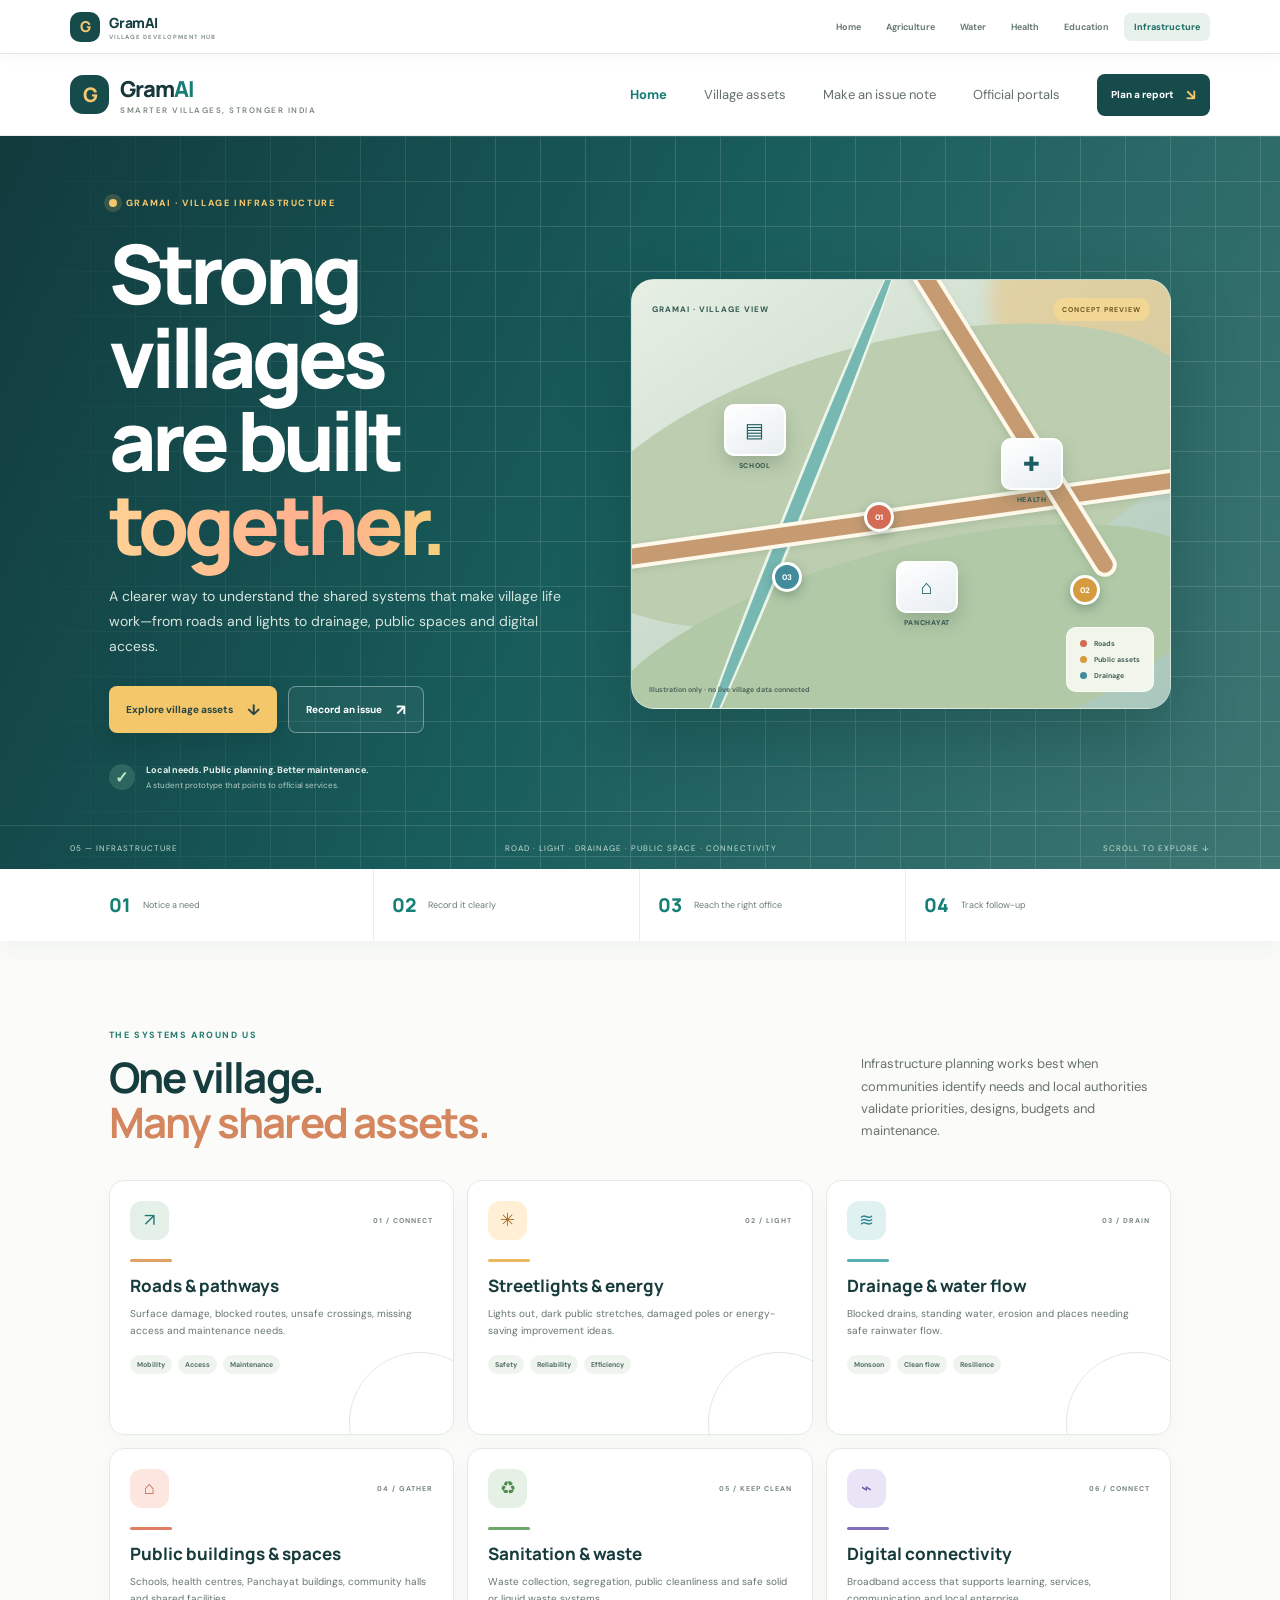
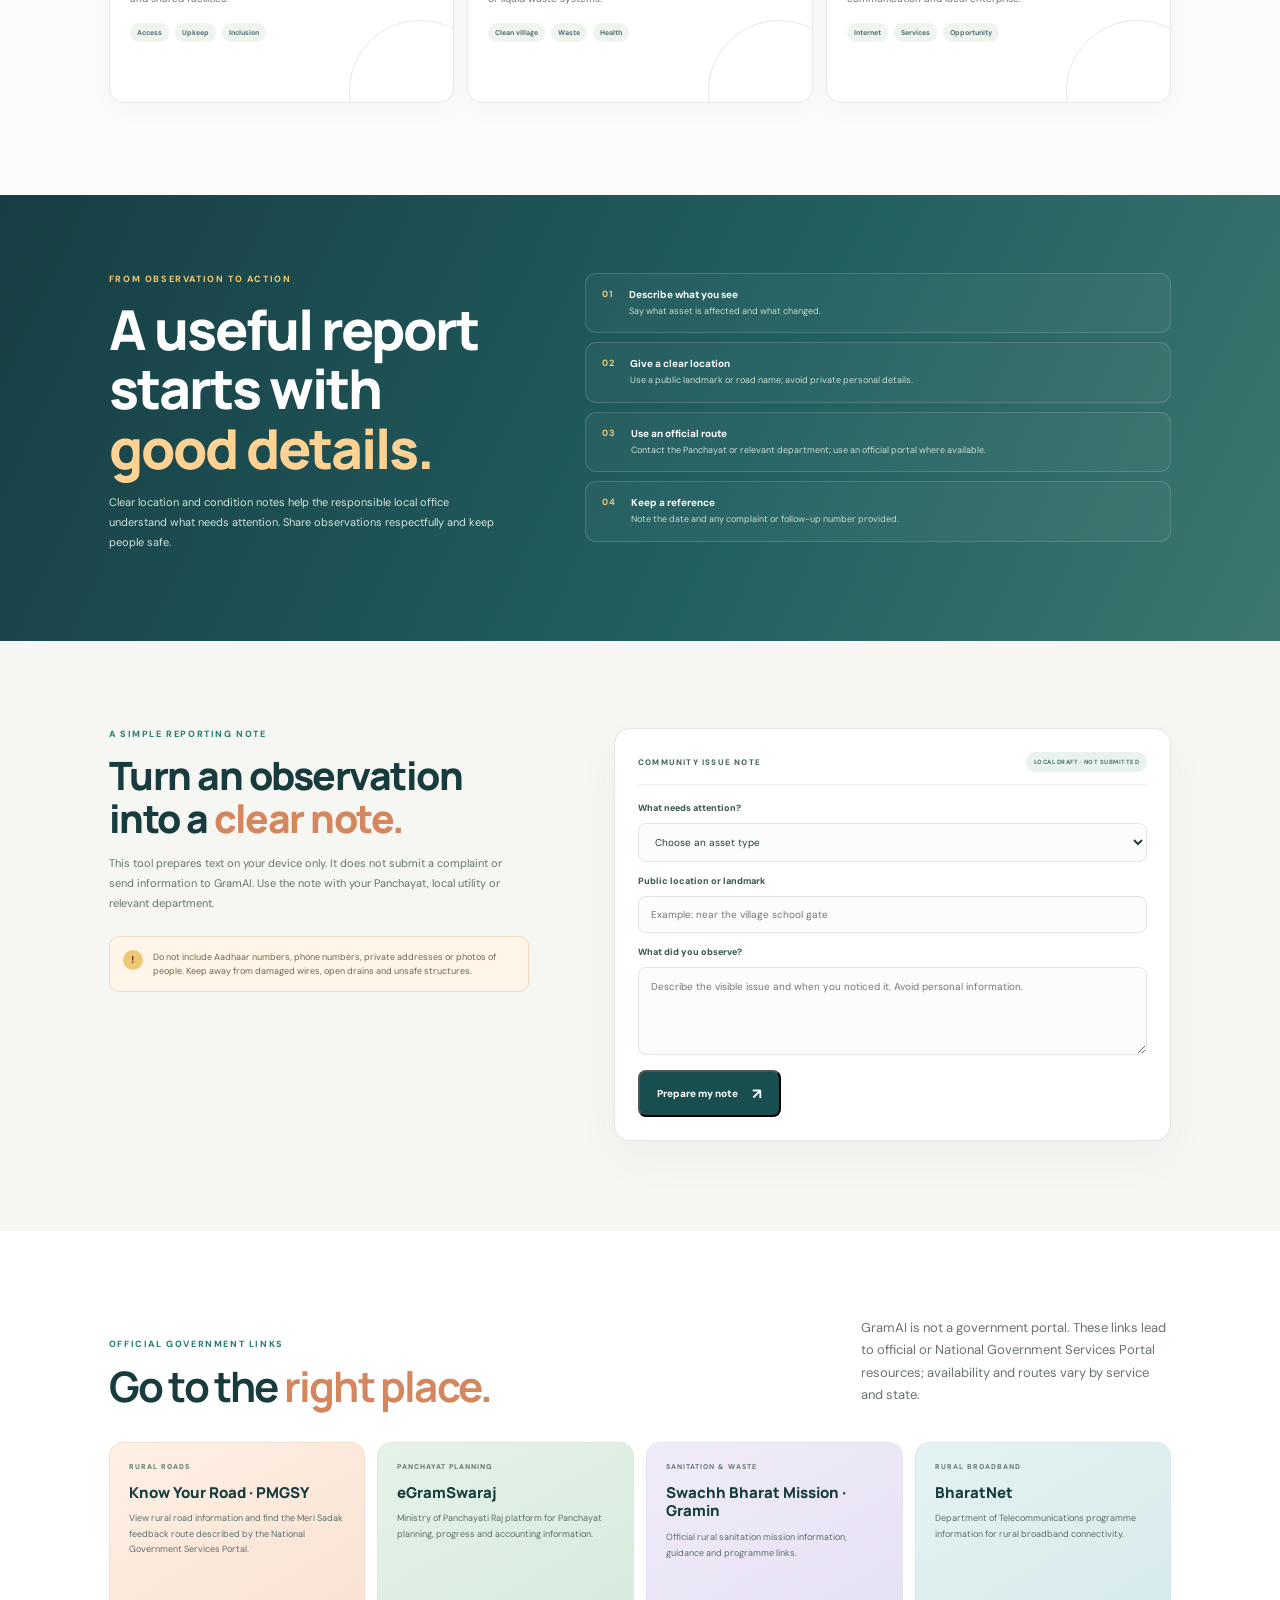
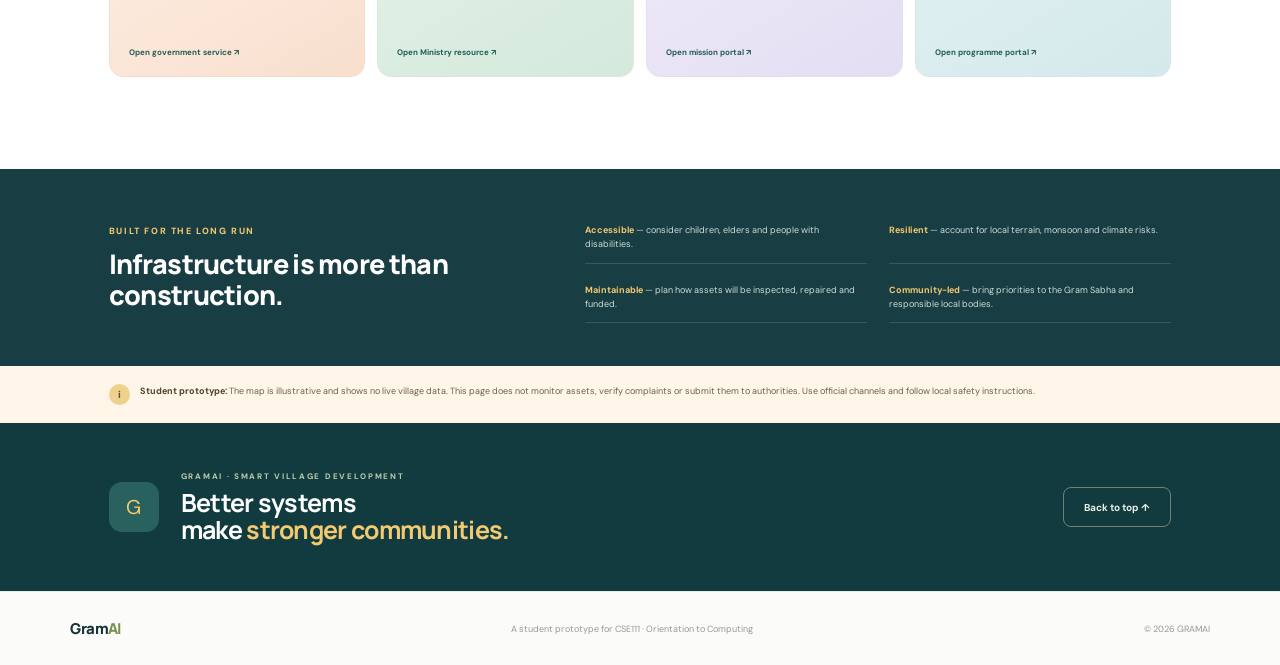
<file: infrastructure/index.html>
<!doctype html>
<html lang="en">
<head>
  <meta charset="utf-8"><meta name="viewport" content="width=device-width, initial-scale=1"><meta name="theme-color" content="#12383d">
  <meta name="description" content="GramAI Infrastructure: a student concept for understanding and reporting village infrastructure needs.">
  <title>GramAI | Village Infrastructure</title><link rel="stylesheet" href="style.css"><link rel="stylesheet" href="../site-nav.css">
</head>
<body class="infra-site">
  <header class="topbar infra-topbar"><a class="brand" href="#home" aria-label="GramAI Infrastructure home"><span class="brand-mark">G</span><span>Gram<span class="brand-ai">AI</span><small>SMARTER VILLAGES, STRONGER INDIA</small></span></a><button class="menu-toggle" id="menu-toggle" aria-expanded="false" aria-controls="main-nav" aria-label="Open navigation">☰</button><nav id="main-nav" class="nav-links" aria-label="Main navigation"><a href="#home" class="nav-link active">Home</a><a href="#assets" class="nav-link">Village assets</a><a href="#report" class="nav-link">Make an issue note</a><a href="#official" class="nav-link">Official portals</a><a class="infra-nav-action" href="#report">Plan a report <span>↘</span></a></nav></header>
  <main>
    <section class="infra-hero" id="home"><div class="infra-hero-grid"></div><div class="infra-hero-inner"><div class="infra-copy"><div class="infra-eyebrow"><span></span> GRAMAI · VILLAGE INFRASTRUCTURE</div><h1>Strong villages<br>are built <em>together.</em></h1><p>A clearer way to understand the shared systems that make village life work—from roads and lights to drainage, public spaces and digital access.</p><div class="infra-hero-actions"><a class="infra-button infra-button-warm" href="#assets">Explore village assets <span>↓</span></a><a class="infra-button infra-button-outline" href="#report">Record an issue <span>↗</span></a></div><div class="infra-hero-trust"><span>✓</span><p><strong>Local needs. Public planning. Better maintenance.</strong><small>A student prototype that points to official services.</small></p></div></div><div class="infra-visual" aria-label="Illustrative village map showing shared infrastructure"><div class="map-glow"></div><div class="map-topline"><span>GRAMAI · VILLAGE VIEW</span><b>CONCEPT PREVIEW</b></div><div class="map-land land-one"></div><div class="map-land land-two"></div><div class="map-road road-horizontal"></div><div class="map-road road-diagonal"></div><div class="map-waterway"></div><div class="map-building building-school"><span>▤</span><small>SCHOOL</small></div><div class="map-building building-clinic"><span>✚</span><small>HEALTH</small></div><div class="map-building building-hall"><span>⌂</span><small>PANCHAYAT</small></div><div class="map-marker marker-road">01</div><div class="map-marker marker-light">02</div><div class="map-marker marker-drain">03</div><div class="map-legend"><span><i class="legend-road"></i> Roads</span><span><i class="legend-public"></i> Public assets</span><span><i class="legend-water"></i> Drainage</span></div><p class="map-disclaimer">Illustration only · no live village data connected</p></div></div><div class="infra-hero-footer"><span>05 — INFRASTRUCTURE</span><span>ROAD · LIGHT · DRAINAGE · PUBLIC SPACE · CONNECTIVITY</span><span>SCROLL TO EXPLORE ↓</span></div></section>
    <section class="infra-statbar"><div><strong>01</strong><span>Notice a need</span></div><div><strong>02</strong><span>Record it clearly</span></div><div><strong>03</strong><span>Reach the right office</span></div><div><strong>04</strong><span>Track follow-up</span></div></section>
    <section class="section infra-assets" id="assets"><div class="section-heading"><div><div class="infra-kicker">THE SYSTEMS AROUND US</div><h2>One village.<br><em>Many shared assets.</em></h2></div><p>Infrastructure planning works best when communities identify needs and local authorities validate priorities, designs, budgets and maintenance.</p></div><div class="asset-grid">
      <article class="asset-card asset-roads"><div class="asset-top"><span class="asset-icon">↗</span><span class="asset-number">01 / CONNECT</span></div><div class="asset-accent"></div><h3>Roads & pathways</h3><p>Surface damage, blocked routes, unsafe crossings, missing access and maintenance needs.</p><div class="asset-tags"><span>Mobility</span><span>Access</span><span>Maintenance</span></div></article>
      <article class="asset-card asset-lights"><div class="asset-top"><span class="asset-icon">✳</span><span class="asset-number">02 / LIGHT</span></div><div class="asset-accent"></div><h3>Streetlights & energy</h3><p>Lights out, dark public stretches, damaged poles or energy-saving improvement ideas.</p><div class="asset-tags"><span>Safety</span><span>Reliability</span><span>Efficiency</span></div></article>
      <article class="asset-card asset-drain"><div class="asset-top"><span class="asset-icon">≋</span><span class="asset-number">03 / DRAIN</span></div><div class="asset-accent"></div><h3>Drainage & water flow</h3><p>Blocked drains, standing water, erosion and places needing safe rainwater flow.</p><div class="asset-tags"><span>Monsoon</span><span>Clean flow</span><span>Resilience</span></div></article>
      <article class="asset-card asset-public"><div class="asset-top"><span class="asset-icon">⌂</span><span class="asset-number">04 / GATHER</span></div><div class="asset-accent"></div><h3>Public buildings & spaces</h3><p>Schools, health centres, Panchayat buildings, community halls and shared facilities.</p><div class="asset-tags"><span>Access</span><span>Upkeep</span><span>Inclusion</span></div></article>
      <article class="asset-card asset-waste"><div class="asset-top"><span class="asset-icon">♻</span><span class="asset-number">05 / KEEP CLEAN</span></div><div class="asset-accent"></div><h3>Sanitation & waste</h3><p>Waste collection, segregation, public cleanliness and safe solid or liquid waste systems.</p><div class="asset-tags"><span>Clean village</span><span>Waste</span><span>Health</span></div></article>
      <article class="asset-card asset-digital"><div class="asset-top"><span class="asset-icon">⌁</span><span class="asset-number">06 / CONNECT</span></div><div class="asset-accent"></div><h3>Digital connectivity</h3><p>Broadband access that supports learning, services, communication and local enterprise.</p><div class="asset-tags"><span>Internet</span><span>Services</span><span>Opportunity</span></div></article>
    </div></section>
    <section class="infra-flow"><div class="infra-flow-inner"><div><div class="infra-kicker infra-kicker-light">FROM OBSERVATION TO ACTION</div><h2>A useful report<br>starts with <em>good details.</em></h2><p>Clear location and condition notes help the responsible local office understand what needs attention. Share observations respectfully and keep people safe.</p></div><div class="flow-steps"><article><b>01</b><span><strong>Describe what you see</strong><small>Say what asset is affected and what changed.</small></span></article><article><b>02</b><span><strong>Give a clear location</strong><small>Use a public landmark or road name; avoid private personal details.</small></span></article><article><b>03</b><span><strong>Use an official route</strong><small>Contact the Panchayat or relevant department; use an official portal where available.</small></span></article><article><b>04</b><span><strong>Keep a reference</strong><small>Note the date and any complaint or follow-up number provided.</small></span></article></div></div></section>
    <section class="section infra-report" id="report"><div class="report-intro"><div class="infra-kicker">A SIMPLE REPORTING NOTE</div><h2>Turn an observation into a <em>clear note.</em></h2><p>This tool prepares text on your device only. It does not submit a complaint or send information to GramAI. Use the note with your Panchayat, local utility or relevant department.</p><div class="report-safety"><span>!</span><p>Do not include Aadhaar numbers, phone numbers, private addresses or photos of people. Keep away from damaged wires, open drains and unsafe structures.</p></div></div><form class="report-form" id="issue-form"><div class="form-heading"><span>COMMUNITY ISSUE NOTE</span><b>LOCAL DRAFT · NOT SUBMITTED</b></div><label for="asset-type">What needs attention?</label><select id="asset-type" required><option value="">Choose an asset type</option><option>Road or pathway</option><option>Streetlight or public energy</option><option>Drainage or water flow</option><option>Public building or shared space</option><option>Sanitation or waste</option><option>Digital connectivity</option><option>Other public infrastructure</option></select><label for="issue-location">Public location or landmark</label><input id="issue-location" type="text" maxlength="100" placeholder="Example: near the village school gate" required><label for="issue-details">What did you observe?</label><textarea id="issue-details" maxlength="400" rows="4" placeholder="Describe the visible issue and when you noticed it. Avoid personal information." required></textarea><button class="infra-button infra-button-deep" type="submit">Prepare my note <span>↗</span></button><output id="report-output" class="report-output" aria-live="polite" hidden></output></form></section>
    <section class="section infra-official" id="official"><div class="section-heading"><div><div class="infra-kicker">OFFICIAL GOVERNMENT LINKS</div><h2>Go to the <em>right place.</em></h2></div><p>GramAI is not a government portal. These links lead to official or National Government Services Portal resources; availability and routes vary by service and state.</p></div><div class="official-grid">
      <a class="official-card official-road" href="https://services.india.gov.in/service/detail/know-your-road-pradhan-mantri-gram-sadak-yojana" target="_blank" rel="noopener"><span>RURAL ROADS</span><strong>Know Your Road · PMGSY</strong><p>View rural road information and find the Meri Sadak feedback route described by the National Government Services Portal.</p><b>Open government service ↗</b></a>
      <a class="official-card official-panchayat" href="https://panchayat.gov.in/en/e-gramswaraj/" target="_blank" rel="noopener"><span>PANCHAYAT PLANNING</span><strong>eGramSwaraj</strong><p>Ministry of Panchayati Raj platform for Panchayat planning, progress and accounting information.</p><b>Open Ministry resource ↗</b></a>
      <a class="official-card official-clean" href="https://swachhbharatmission.ddws.gov.in/" target="_blank" rel="noopener"><span>SANITATION & WASTE</span><strong>Swachh Bharat Mission · Gramin</strong><p>Official rural sanitation mission information, guidance and programme links.</p><b>Open mission portal ↗</b></a>
      <a class="official-card official-net" href="https://bharatnet.dot.gov.in/" target="_blank" rel="noopener"><span>RURAL BROADBAND</span><strong>BharatNet</strong><p>Department of Telecommunications programme information for rural broadband connectivity.</p><b>Open programme portal ↗</b></a>
    </div></section>
    <section class="infra-principles"><div><div class="infra-kicker infra-kicker-light">BUILT FOR THE LONG RUN</div><h2>Infrastructure is more than construction.</h2></div><div class="principle-list"><p><b>Accessible</b> — consider children, elders and people with disabilities.</p><p><b>Resilient</b> — account for local terrain, monsoon and climate risks.</p><p><b>Maintainable</b> — plan how assets will be inspected, repaired and funded.</p><p><b>Community-led</b> — bring priorities to the Gram Sabha and responsible local bodies.</p></div></section>
    <section class="infra-disclaimer"><span>i</span><p><strong>Student prototype:</strong> The map is illustrative and shows no live village data. This page does not monitor assets, verify complaints or submit them to authorities. Use official channels and follow local safety instructions.</p></section>
    <section class="closing-banner infra-closing"><div class="closing-mark">G</div><div><div class="eyebrow eyebrow-light">GRAMAI · SMART VILLAGE DEVELOPMENT</div><h2>Better systems<br>make <em>stronger communities.</em></h2></div><a class="button button-outline" href="#home">Back to top ↑</a></section>
  </main><footer><a class="footer-brand" href="#home">Gram<span>AI</span></a><span>A student prototype for CSE111 · Orientation to Computing</span><span>© 2026 GRAMAI</span></footer><script src="../site-nav.js"></script><script src="script.js"></script>
</body></html>
</file>
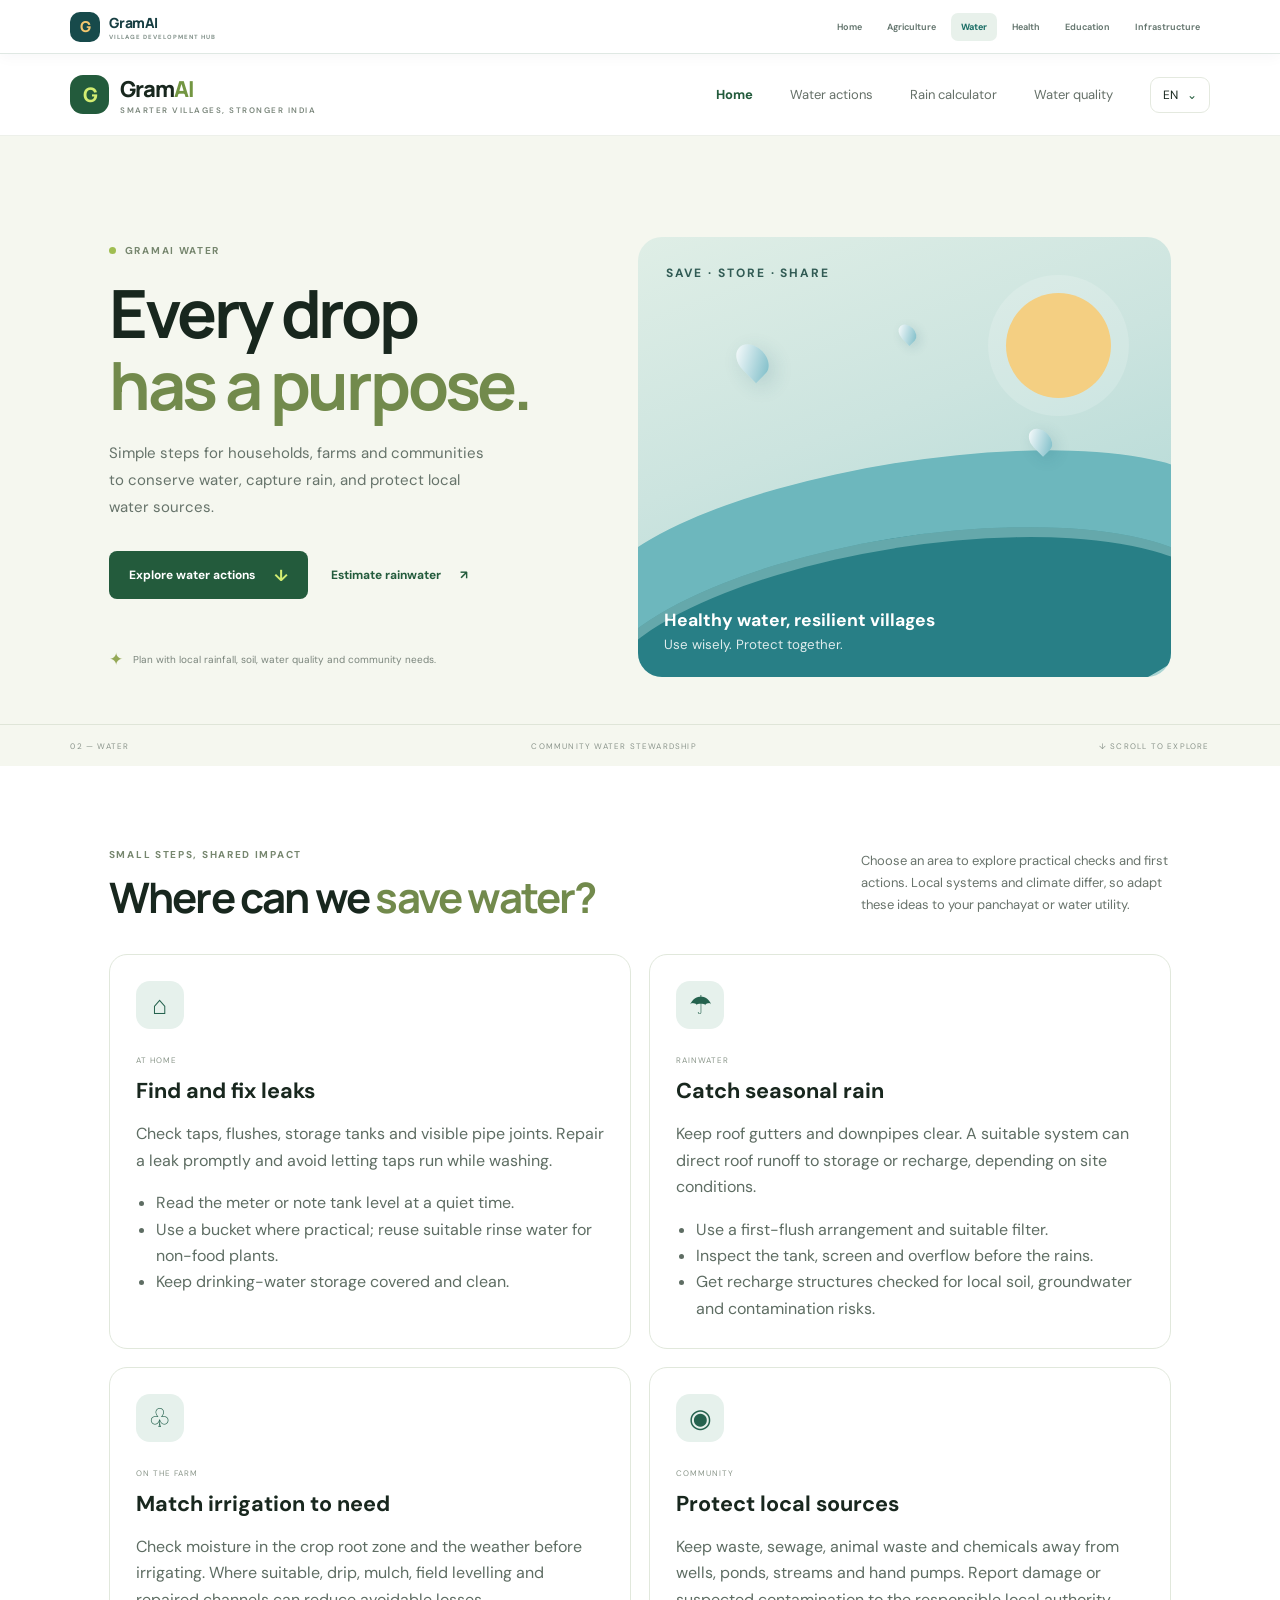
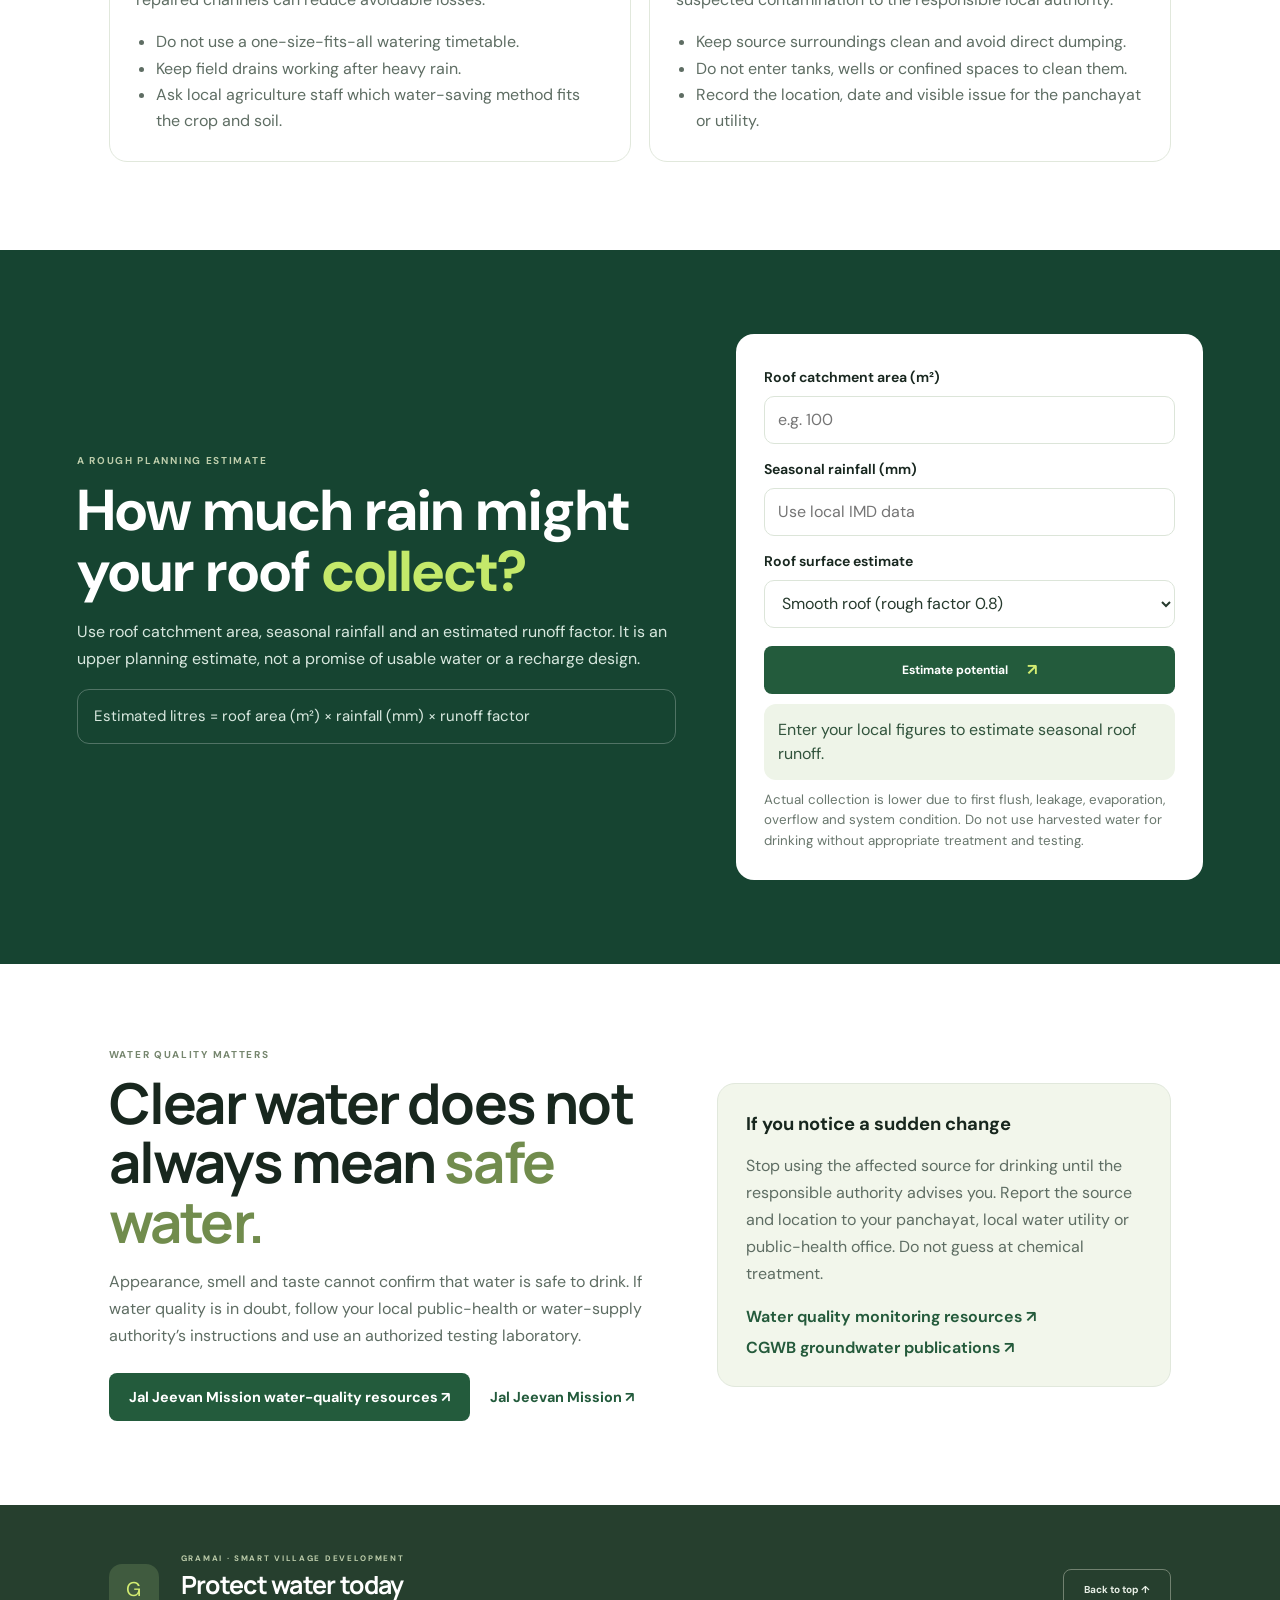
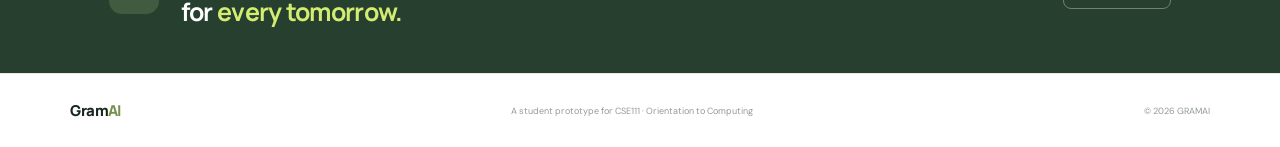
<file: water/index.html>
<!doctype html>
<html lang="en">
<head>
  <meta charset="utf-8"><meta name="viewport" content="width=device-width, initial-scale=1"><meta name="theme-color" content="#f5f7ef">
  <meta name="description" content="GramAI Water: practical water conservation, rainwater harvesting, irrigation and water quality guidance.">
  <title>GramAI | Water</title><link rel="stylesheet" href="style.css"><link rel="stylesheet" href="../site-nav.css">
</head>
<body>
  <header class="topbar"><a class="brand" href="#home" aria-label="GramAI Water home"><span class="brand-mark">G</span><span>Gram<span class="brand-ai">AI</span><small>SMARTER VILLAGES, STRONGER INDIA</small></span></a><button class="menu-toggle" id="menu-toggle" aria-expanded="false" aria-controls="main-nav" aria-label="Open navigation">☰</button><nav id="main-nav" class="nav-links" aria-label="Main navigation"><a href="#home" class="nav-link active">Home</a><a href="#actions" class="nav-link">Water actions</a><a href="#calculator" class="nav-link">Rain calculator</a><a href="#quality" class="nav-link">Water quality</a><button class="language-button" id="language-button" type="button">EN <span>⌄</span></button></nav></header>
  <main>
    <section class="hero" id="home"><div class="hero-copy"><div class="eyebrow"><span class="eyebrow-dot"></span> GRAMAI WATER</div><h1>Every drop<br><em>has a purpose.</em></h1><p class="hero-description">Simple steps for households, farms and communities to conserve water, capture rain, and protect local water sources.</p><div class="hero-actions"><a class="button button-primary" href="#actions">Explore water actions <span aria-hidden="true">↓</span></a><a class="button button-quiet" href="#calculator">Estimate rainwater <span aria-hidden="true">↗</span></a></div><div class="hero-note"><span class="note-icon">✦</span><span>Plan with local rainfall, soil, water quality and community needs.</span></div></div><div class="water-art" aria-label="Illustration of water drops and a river"><div class="water-sun"></div><div class="water-drop drop-one"></div><div class="water-drop drop-two"></div><div class="water-drop drop-three"></div><div class="water-river river-back"></div><div class="water-river river-front"></div><div class="water-art-label">SAVE · STORE · SHARE</div><div class="water-art-caption"><strong>Healthy water, resilient villages</strong><small>Use wisely. Protect together.</small></div></div><div class="hero-bottom"><span>02 — WATER</span><span>COMMUNITY WATER STEWARDSHIP</span><span>↓ SCROLL TO EXPLORE</span></div></section>
    <section class="section water-actions" id="actions"><div class="section-heading"><div><div class="eyebrow">SMALL STEPS, SHARED IMPACT</div><h2>Where can we <em>save water?</em></h2></div><p>Choose an area to explore practical checks and first actions. Local systems and climate differ, so adapt these ideas to your panchayat or water utility.</p></div><div class="water-card-grid">
      <article class="water-card"><span class="water-icon">⌂</span><span class="crop-category">AT HOME</span><h3>Find and fix leaks</h3><p>Check taps, flushes, storage tanks and visible pipe joints. Repair a leak promptly and avoid letting taps run while washing.</p><ul><li>Read the meter or note tank level at a quiet time.</li><li>Use a bucket where practical; reuse suitable rinse water for non-food plants.</li><li>Keep drinking-water storage covered and clean.</li></ul></article>
      <article class="water-card"><span class="water-icon">☂</span><span class="crop-category">RAINWATER</span><h3>Catch seasonal rain</h3><p>Keep roof gutters and downpipes clear. A suitable system can direct roof runoff to storage or recharge, depending on site conditions.</p><ul><li>Use a first-flush arrangement and suitable filter.</li><li>Inspect the tank, screen and overflow before the rains.</li><li>Get recharge structures checked for local soil, groundwater and contamination risks.</li></ul></article>
      <article class="water-card"><span class="water-icon">♧</span><span class="crop-category">ON THE FARM</span><h3>Match irrigation to need</h3><p>Check moisture in the crop root zone and the weather before irrigating. Where suitable, drip, mulch, field levelling and repaired channels can reduce avoidable losses.</p><ul><li>Do not use a one-size-fits-all watering timetable.</li><li>Keep field drains working after heavy rain.</li><li>Ask local agriculture staff which water-saving method fits the crop and soil.</li></ul></article>
      <article class="water-card"><span class="water-icon">◉</span><span class="crop-category">COMMUNITY</span><h3>Protect local sources</h3><p>Keep waste, sewage, animal waste and chemicals away from wells, ponds, streams and hand pumps. Report damage or suspected contamination to the responsible local authority.</p><ul><li>Keep source surroundings clean and avoid direct dumping.</li><li>Do not enter tanks, wells or confined spaces to clean them.</li><li>Record the location, date and visible issue for the panchayat or utility.</li></ul></article>
    </div></section>
    <section class="calculator-section" id="calculator"><div class="calculator-copy"><div class="eyebrow eyebrow-light">A ROUGH PLANNING ESTIMATE</div><h2>How much rain might your roof <em>collect?</em></h2><p>Use roof catchment area, seasonal rainfall and an estimated runoff factor. It is an upper planning estimate, not a promise of usable water or a recharge design.</p><p class="calculator-formula">Estimated litres = roof area (m²) × rainfall (mm) × runoff factor</p></div><form class="calculator-card" id="rain-form"><label for="roof-area">Roof catchment area (m²)</label><input id="roof-area" name="area" type="number" min="1" max="100000" step="any" placeholder="e.g. 100" required><label for="rainfall">Seasonal rainfall (mm)</label><input id="rainfall" name="rainfall" type="number" min="1" max="10000" step="any" placeholder="Use local IMD data" required><label for="roof-type">Roof surface estimate</label><select id="roof-type"><option value="0.8">Smooth roof (rough factor 0.8)</option><option value="0.6">Mixed/rough roof (rough factor 0.6)</option><option value="0.4">High-loss/rough catchment (rough factor 0.4)</option></select><button class="button button-primary" type="submit">Estimate potential <span aria-hidden="true">↗</span></button><output class="rain-result" id="rain-result" aria-live="polite">Enter your local figures to estimate seasonal roof runoff.</output><small>Actual collection is lower due to first flush, leakage, evaporation, overflow and system condition. Do not use harvested water for drinking without appropriate treatment and testing.</small></form></section>
    <section class="section quality-section" id="quality"><div><div class="eyebrow">WATER QUALITY MATTERS</div><h2>Clear water does not always mean <em>safe water.</em></h2><p>Appearance, smell and taste cannot confirm that water is safe to drink. If water quality is in doubt, follow your local public-health or water-supply authority’s instructions and use an authorized testing laboratory.</p><div class="quality-actions"><a class="button button-primary" href="https://jaljeevanmission.gov.in/wq/publications-report" target="_blank" rel="noopener">Jal Jeevan Mission water-quality resources ↗</a><a class="button button-quiet" href="https://jaljeevanmission.gov.in/" target="_blank" rel="noopener">Jal Jeevan Mission ↗</a></div></div><aside class="quality-note"><strong>If you notice a sudden change</strong><p>Stop using the affected source for drinking until the responsible authority advises you. Report the source and location to your panchayat, local water utility or public-health office. Do not guess at chemical treatment.</p><div class="quality-links"><a href="https://jaljeevanmission.gov.in/wq/publications-report" target="_blank" rel="noopener">Water quality monitoring resources ↗</a><a href="https://cgwb.gov.in/cgwbpnm/publications" target="_blank" rel="noopener">CGWB groundwater publications ↗</a></div></aside></section>
    <section class="closing-banner"><div class="closing-mark">G</div><div><div class="eyebrow eyebrow-light">GRAMAI · SMART VILLAGE DEVELOPMENT</div><h2>Protect water today<br>for <em>every tomorrow.</em></h2></div><a class="button button-outline" href="#home">Back to top ↑</a></section>
  </main><footer><a class="footer-brand" href="#home">Gram<span>AI</span></a><span>A student prototype for CSE111 · Orientation to Computing</span><span>© 2026 GRAMAI</span></footer><script src="../site-nav.js"></script><script src="script.js"></script>
</body></html>
</file>
<file: home.css>
@import url('https://fonts.googleapis.com/css2?family=DM+Sans:wght@400;500;600;700&family=Manrope:wght@400;500;600;700;800&display=swap');
:root{--navy:#17343d;--ink:#18383c;--teal:#157c73;--gold:#f4c56a;--cream:#f5f6f1;--muted:#697a74;--line:#e0e7e1;--white:#fff}*{box-sizing:border-box}html{scroll-behavior:smooth;scroll-padding-top:70px}body{margin:0;color:var(--ink);font-family:'DM Sans',sans-serif;background:#fbfcf9}a{color:inherit;text-decoration:none}
.home-hero{position:relative;overflow:hidden;color:#fff;background:linear-gradient(114deg,#143b43 0%,#1d6260 50%,#476f70 100%)}.home-hero:before{content:'';position:absolute;inset:0;opacity:.12;background-image:linear-gradient(#fff 1px,transparent 1px),linear-gradient(90deg,#fff 1px,transparent 1px);background-size:52px 52px;mask-image:linear-gradient(90deg,transparent,#000 35%,#000)}.home-orb{position:absolute;border-radius:50%;pointer-events:none}.orb-one{width:450px;height:450px;right:-130px;top:-230px;background:radial-gradient(circle,#f0b77b54,transparent 68%)}.orb-two{width:500px;height:500px;left:25%;bottom:-410px;background:radial-gradient(circle,#9ad5c52e,transparent 70%)}.home-hero-wrap{position:relative;z-index:1;max-width:1440px;min-height:600px;margin:auto;display:grid;grid-template-columns:1fr .93fr;gap:6%;align-items:center;padding:65px max(8.5vw,28px) 75px}.home-copy{max-width:590px}.home-eyebrow,.home-section-label{display:flex;align-items:center;gap:10px;color:#f2c66d;font-size:9px;font-weight:800;letter-spacing:1.6px}.home-eyebrow>span{width:8px;height:8px;border-radius:50%;background:#f3c76e;box-shadow:0 0 0 5px #f3c76e2a}.home-copy h1{margin:23px 0 17px;font:800 clamp(58px,7.4vw,94px)/.98 Manrope,sans-serif;letter-spacing:-5.3px}.home-copy h1 em{font-style:normal;background:linear-gradient(90deg,#f7d387,#f6b997 60%,#a9e0c1);-webkit-background-clip:text;background-clip:text;-webkit-text-fill-color:transparent}.home-copy>p{max-width:505px;color:#d7e6e1;font-size:14px;line-height:1.85}.home-actions{display:flex;flex-wrap:wrap;gap:11px;margin-top:29px}.home-button{min-height:48px;display:inline-flex;align-items:center;justify-content:center;gap:15px;padding:0 18px;border-radius:9px;font-size:10px;font-weight:800;transition:.2s}.home-button:hover{transform:translateY(-2px)}.home-button-main{background:#f3c66a;color:#263f3c;box-shadow:0 9px 22px #102a2c35}.home-button-main:hover{background:#ffda88}.home-button-ghost{border:1px solid #ffffff62;background:#ffffff0d;color:white}.home-button-ghost:hover{background:#ffffff1c}.home-button span{font-size:15px}.home-tagline{display:flex;gap:10px;align-items:center;margin-top:36px;color:#bed2ca;font-size:10px}.home-tagline span{color:#f2ca74;font-size:17px}
.home-visual{position:relative;min-height:410px;display:grid;place-items:center}.village-globe{position:relative;width:min(340px,78vw);aspect-ratio:1;border:1px solid #d9eee34c;border-radius:50%;background:radial-gradient(circle at 37% 32%,#eff5d21d,#c4e2d009 65%);box-shadow:0 0 0 24px #ffffff08,0 0 0 58px #ffffff05}.village-globe:before,.village-globe:after{content:'';position:absolute;inset:10%;border:1px solid #ffffff1e;border-radius:50%;transform:rotate(35deg) scaleX(.55)}.village-globe:after{transform:rotate(-35deg) scaleX(.55)}.globe-line{position:absolute;z-index:1;background:#d8e9de29}.line-horizontal{height:1px;left:4%;right:4%;top:50%}.line-vertical{width:1px;top:4%;bottom:4%;left:50%}.globe-land{position:absolute;background:#9ad1aa36;border:1px solid #b9e3c45c;border-radius:60% 42% 57% 38%;transform:rotate(-28deg)}.land-a{width:42%;height:28%;left:15%;top:25%}.land-b{width:31%;height:38%;right:17%;bottom:20%;transform:rotate(35deg);background:#edc27a2b}.globe-center{position:absolute;z-index:3;inset:50% auto auto 50%;transform:translate(-50%,-50%);width:80px;height:80px;display:grid;place-items:center;border:1px solid #ffffff7a;border-radius:25px;background:linear-gradient(145deg,#f5d17c,#e9a17d);box-shadow:0 13px 35px #0f333738;color:#194b4c;font:800 35px Manrope,sans-serif}.sector-orbit{position:absolute;z-index:4;display:grid;place-items:center;width:52px;height:52px;border:1px solid #ffffff70;border-radius:17px;background:#fff;color:#193c40;font-size:20px;box-shadow:0 12px 28px #082b2940}.orbit-agri{left:9%;top:14%;background:#e6f1d4}.orbit-water{right:12%;top:22%;background:#d9f0ef}.orbit-health{right:9%;bottom:20%;background:#ffe5dc}.orbit-edu{left:19%;bottom:10%;background:#ece5fb}.orbit-infra{left:0;top:53%;background:#ffe9c3}.home-visual-caption{position:absolute;bottom:-4px;right:5%;display:grid;gap:4px;padding:12px 15px;border:1px solid #ffffff33;border-radius:10px;background:#173f43d9}.home-visual-caption b{font-size:8px;letter-spacing:1px;color:#f1cb7b}.home-visual-caption span{font-size:9px;color:#d6e5de}.home-hero-foot{position:absolute;z-index:1;bottom:0;left:0;right:0;height:43px;display:flex;align-items:center;justify-content:space-between;padding:0 max(5.5vw,24px);border-top:1px solid #ffffff24;color:#c1d7ce;font-size:7px;letter-spacing:1.1px}
.home-intro{padding:74px max(8.5vw,28px) 67px;background:#fff}.home-intro .home-section-label,.sector-heading .home-section-label{color:#218078}.intro-grid{display:grid;grid-template-columns:1fr .9fr;gap:9%;align-items:start;margin-top:16px}.intro-grid h2,.sector-heading h2,.principle-heading h2{margin:0;color:#183a3c;font:800 clamp(33px,4vw,47px)/1.12 Manrope,sans-serif;letter-spacing:-1.8px}.intro-grid h2 em,.sector-heading h2 em{color:#df9669;font-style:normal}.intro-grid>div>p{margin:1px 0 15px;color:#627670;font-size:12px;line-height:1.8}.intro-note{display:flex;align-items:center;gap:10px!important;padding-top:12px;border-top:1px solid var(--line);font-size:9px!important}.intro-note span{display:grid;place-items:center;width:24px;height:24px;border-radius:8px;background:#e3f0e8;color:#218078;font-weight:800}
.sector-section{padding:81px max(8.5vw,28px) 92px;background:#f4f6f1}.sector-heading{display:flex;align-items:end;justify-content:space-between;gap:30px}.sector-heading h2{margin-top:13px}.sector-heading>p{max-width:340px;margin:0 0 4px;color:#667872;font-size:11px;line-height:1.75}.sector-grid{display:grid;grid-template-columns:repeat(3,minmax(0,1fr));gap:14px;margin-top:32px}.sector-card{position:relative;isolation:isolate;overflow:hidden;min-height:256px;padding:21px;border:1px solid transparent;border-radius:16px;transition:transform .2s,box-shadow .2s}.sector-card:hover{transform:translateY(-4px);box-shadow:0 17px 32px #1c4b441b}.card-agriculture{background:linear-gradient(145deg,#edf4dd,#dceac9);border-color:#d8e4ca}.card-water{background:linear-gradient(145deg,#def2ef,#cce7e6);border-color:#d0e6e3}.card-health{background:linear-gradient(145deg,#e1eff0,#d2e6e8);border-color:#d3e4e6}.card-education{background:linear-gradient(145deg,#efeafd,#e3def7);border-color:#e4ddf4}.card-infrastructure{background:linear-gradient(145deg,#fff0df,#f6dfca);border-color:#efdfcc}.sector-card-top{display:flex;align-items:center;justify-content:space-between}.sector-number{color:#61756b;font-size:7px;font-weight:800;letter-spacing:1px}.sector-icon{display:grid;place-items:center;width:41px;height:41px;border:1px solid #ffffffc2;border-radius:13px;background:#ffffff9c;font-size:20px}.sector-card h3{position:relative;z-index:1;margin:20px 0 7px;color:#193b3d;font:800 22px Manrope,sans-serif;letter-spacing:-.5px}.sector-card p{position:relative;z-index:1;max-width:320px;min-height:52px;margin:0;color:#536e67;font-size:10px;line-height:1.7}.sector-cta{position:absolute;z-index:2;left:21px;bottom:19px;display:inline-flex;align-items:center;gap:14px;color:#1a5d57;font-size:9px;font-weight:800}.sector-cta b{font-size:15px}.sector-card-shape{position:absolute;z-index:-1;right:-45px;bottom:-80px;width:195px;height:195px;border:1px solid #ffffffb6;border-radius:50%}.sector-card-shape:after{content:'';position:absolute;inset:19px;border:1px solid #ffffffb6;border-radius:50%}
.home-principles{display:grid;grid-template-columns:.9fr 1.1fr;gap:9%;align-items:center;padding:67px max(8.5vw,28px);background:linear-gradient(115deg,#183c43,#276b66 65%,#447e75);color:#fff}.home-label-light{color:#f2c66d}.principle-heading h2{margin-top:13px;color:#fff}.principle-heading h2 em{color:#f5c87b;font-style:normal}.principle-heading>p{max-width:400px;color:#d0e1d9;font-size:11px;line-height:1.75}.principle-list-home{display:grid;gap:6px}.principle-list-home article{display:flex;gap:15px;padding:13px 0;border-bottom:1px solid #ffffff28}.principle-list-home article>span{color:#f3c976;font-size:9px;font-weight:800}.principle-list-home strong{font-size:11px}.principle-list-home p{margin:4px 0 0;color:#cbded6;font-size:9px;line-height:1.6}.home-disclaimer{display:flex;gap:11px;align-items:flex-start;padding:17px max(8.5vw,28px);background:#fff5e7;color:#6a624f}.home-disclaimer>span{display:grid;place-items:center;width:21px;height:21px;flex:0 0 auto;border-radius:50%;background:#eed18d;color:#62532e;font-size:10px;font-weight:800}.home-disclaimer p{margin:0;font-size:9px;line-height:1.65}.home-disclaimer strong{color:#4c442f}.home-footer{min-height:74px;display:flex;align-items:center;justify-content:space-between;gap:15px;padding:16px max(5.5vw,24px);border-top:1px solid #e4e9e3;color:#87938c;font-size:8px}.home-footer-brand{color:#153b3d;font:800 16px Manrope,sans-serif;letter-spacing:-.5px}.home-footer-brand span{color:#208178}
@media(max-width:920px){.home-hero-wrap{padding-left:6vw;padding-right:6vw;gap:3%}.home-copy h1{font-size:70px}.sector-grid{grid-template-columns:repeat(2,minmax(0,1fr))}.home-principles{gap:5%}}
@media(max-width:680px){.home-hero-wrap{display:flex;flex-direction:column;align-items:stretch;gap:34px;padding:48px 22px 68px}.home-copy h1{font-size:56px;letter-spacing:-3.3px}.home-copy>p{font-size:12px}.home-tagline{margin-top:25px}.home-visual{min-height:330px}.village-globe{width:260px}.globe-center{width:66px;height:66px;border-radius:20px;font-size:28px}.sector-orbit{width:43px;height:43px;border-radius:14px;font-size:17px}.home-visual-caption{right:0;bottom:-4px}.home-hero-foot{padding:0 18px}.home-hero-foot span:nth-child(2){display:none}.home-intro{padding:62px 22px 53px}.intro-grid{grid-template-columns:1fr;gap:18px}.intro-grid h2,.sector-heading h2{font-size:34px}.sector-section{padding:63px 22px 70px}.sector-heading{display:block}.sector-heading>p{margin-top:12px}.sector-grid{grid-template-columns:1fr;gap:10px;margin-top:23px}.sector-card{min-height:230px;padding:19px}.sector-card h3{margin-top:15px}.sector-card p{font-size:9px;min-height:42px}.sector-cta{left:19px;bottom:17px}.home-principles{grid-template-columns:1fr;gap:16px;padding:54px 22px}.principle-heading h2{font-size:34px}.home-disclaimer{padding:16px 22px}.home-disclaimer p{font-size:8px}.home-footer{flex-wrap:wrap;padding:19px 22px}.home-footer span:nth-child(2){order:3;width:100%;line-height:1.5}}
</file>
<file: site-nav.css>
.gramai-sitebar{position:sticky;top:0;z-index:40;display:flex;align-items:center;justify-content:space-between;gap:18px;min-height:54px;padding:0 max(5.5vw,24px);border-bottom:1px solid #dfe8e3;background:#fff;box-shadow:0 4px 13px #102a3708}.sitebar-brand{display:flex;align-items:center;gap:9px;flex:0 0 auto;color:#173e42;font:800 14px Manrope,'DM Sans',sans-serif;letter-spacing:-.4px}.sitebar-mark{display:grid;place-items:center;width:30px;height:30px;border-radius:10px;background:#174a4b;color:#f4c76f;font-size:15px}.sitebar-brand small{display:block;margin-top:1px;color:#82918a;font:700 6px 'DM Sans',sans-serif;letter-spacing:1px}.sitebar-links{display:flex;align-items:center;gap:5px;overflow-x:auto;scrollbar-width:none}.sitebar-links::-webkit-scrollbar{display:none}.sitebar-links a{white-space:nowrap;padding:8px 10px;border-radius:7px;color:#65766f;font:650 9px 'DM Sans',sans-serif;transition:.18s}.sitebar-links a:hover{background:#eef4ef;color:#1c736c}.sitebar-links a[aria-current=page]{background:#e8f1eb;color:#1d6f67;font-weight:800}body.site-has-nav .topbar{top:54px}@media(max-width:680px){.gramai-sitebar{min-height:48px;display:block;padding:0 14px}.sitebar-brand{display:none}.sitebar-links{height:48px;gap:2px}.sitebar-links a{padding:8px 10px;font-size:9px}body.site-has-nav .topbar{top:48px}}
</file>
<file: agriculture/style.css>
@import url('https://fonts.googleapis.com/css2?family=DM+Sans:wght@400;500;600;700&family=Manrope:wght@400;500;600;700;800&display=swap');
:root{--ink:#18271e;--muted:#68736b;--green:#235b3c;--green-dark:#173f2b;--lime:#d3ed72;--cream:#f5f7ef;--line:#e4e9df;--white:#fff;--orange:#eaa863}*{box-sizing:border-box}html{scroll-behavior:smooth;scroll-padding-top:80px}body{margin:0;color:var(--ink);font-family:'DM Sans',sans-serif;background:#fff}button,input,select{font:inherit}button,a{-webkit-tap-highlight-color:transparent}a{color:inherit;text-decoration:none}.topbar{height:82px;padding:0 max(5.5vw,24px);display:flex;align-items:center;justify-content:space-between;background:rgba(255,255,255,.96);position:sticky;top:0;z-index:10;border-bottom:1px solid rgba(228,233,223,.65)}.brand{display:flex;align-items:center;gap:11px;font-family:Manrope,sans-serif;font-size:22px;font-weight:800;letter-spacing:-1px}.brand-mark,.closing-mark{background:var(--green);color:var(--lime);width:39px;height:39px;border-radius:13px;display:grid;place-items:center;font-size:20px}.brand-ai{color:#739642}.brand small{display:block;font:600 8px 'DM Sans',sans-serif;letter-spacing:1.5px;color:#7b877c;margin-top:1px}.nav-links{display:flex;align-items:center;gap:37px}.nav-link{font-size:13px;color:#657068;transition:.2s}.nav-link:hover,.nav-link.active{color:var(--green);font-weight:700}.language-button{border:1px solid var(--line);background:#fff;border-radius:9px;padding:9px 12px;color:var(--ink);font-size:12px}.language-button span{color:var(--green);margin-left:6px}.menu-toggle{display:none;border:0;background:none;font-size:24px;color:var(--green)}.hero{min-height:630px;background:var(--cream);padding:80px max(8.5vw,28px) 68px;display:grid;grid-template-columns:.92fr 1.08fr;align-items:center;column-gap:7%;position:relative;overflow:hidden}.hero-copy{max-width:480px;position:relative;z-index:1}.eyebrow{font-size:10px;font-weight:700;letter-spacing:1.7px;color:#76866e;display:flex;align-items:center;gap:9px}.eyebrow-dot,.live-dot{display:inline-block;width:7px;height:7px;border-radius:50%;background:#a0be51}.hero h1,.section h2,.scan-intro h2,.closing-banner h2{font:700 clamp(45px,5.2vw,71px)/1.08 Manrope,sans-serif;letter-spacing:-3.2px;margin:20px 0}.hero h1 em,.section h2 em,.scan-intro h2 em,.closing-banner h2 em{font-style:normal;color:#728a4c}.hero-description{font-size:15px;line-height:1.8;color:#66736a;max-width:390px}.hero-actions{display:flex;gap:13px;align-items:center;margin-top:30px}.button{min-height:48px;padding:0 20px;border-radius:8px;display:inline-flex;align-items:center;justify-content:center;gap:19px;font-size:12px;font-weight:700;cursor:pointer;border:0;transition:transform .2s,background .2s}.button:hover{transform:translateY(-2px)}.button-primary{background:var(--green);color:#fff}.button-primary:hover{background:var(--green-dark)}.button-primary span{font-size:16px;color:var(--lime)}.button-quiet{color:var(--green);background:transparent;padding-left:10px}.hero-note{display:flex;gap:10px;align-items:center;margin-top:49px;color:#7a857c;font-size:10px}.note-icon{color:#94a856;font-size:17px}.hero-art{height:420px;max-width:610px;width:100%;justify-self:end;position:relative;overflow:hidden;border-radius:48% 48% 11px 11px;background:#dce9c5}.sun{position:absolute;width:92px;height:92px;background:#f1c681;border-radius:50%;top:59px;right:88px}.art-label{position:absolute;top:26px;left:29px;z-index:3;background:rgba(255,255,255,.82);border-radius:30px;padding:10px 14px;font-size:8px;letter-spacing:1.1px;font-weight:700;color:#5e715f}.art-label .live-dot{margin-right:7px}.field{position:absolute;left:-10%;width:125%;height:45%;border-radius:50% 50% 0 0/45% 45% 0 0;transform:rotate(-7deg)}.field-back{bottom:18%;background:#a9c388}.field-mid{bottom:4%;background:#6e9a56;transform:rotate(8deg)}.field-front{bottom:-24%;background:#345f3e;transform:rotate(-2deg)}.plant{position:absolute;z-index:2;bottom:20%;width:5px;height:140px;background:#3d7044;border-radius:5px}.plant b{position:absolute;width:39px;height:21px;left:-34px;top:46px;border-radius:100% 0 100% 0;background:#507e49;transform:rotate(10deg)}.plant i{position:absolute;width:34px;height:19px;left:2px;top:67px;border-radius:0 100% 0 100%;background:#729b55;transform:rotate(-12deg)}.plant-one{left:25%;height:125px}.plant-two{left:41%;height:178px;bottom:19%}.plant-three{left:65%;height:151px;bottom:15%}.plant-four{left:79%;height:103px;bottom:18%}.art-caption{position:absolute;bottom:23px;left:25px;z-index:4;display:flex;align-items:center;gap:12px;background:#fff;padding:12px 16px;border-radius:10px;box-shadow:0 10px 30px #183d2420}.caption-icon{background:#eef4e3;color:#6d8d43;border-radius:8px;width:34px;height:34px;display:grid;place-items:center;font-size:20px}.art-caption strong,.art-caption small{display:block}.art-caption strong{font-size:11px}.art-caption small{font-size:9px;color:#89928b;margin-top:3px}.hero-bottom{position:absolute;bottom:0;left:0;width:100%;height:42px;display:flex;justify-content:space-between;align-items:center;padding:0 max(5.5vw,24px);border-top:1px solid #dfe5d8;color:#8b958c;font-size:8px;letter-spacing:1.2px}.section{padding:106px max(8.5vw,28px)}.section-heading{display:flex;align-items:end;justify-content:space-between;gap:30px}.section h2{font-size:42px;letter-spacing:-1.8px;margin:14px 0 0}.section-heading>p{max-width:310px;color:var(--muted);font-size:13px;line-height:1.7;margin:0 0 4px}.filter-row{display:flex;justify-content:space-between;gap:20px;align-items:center;margin:37px 0 24px}.search-box{display:flex;align-items:center;border:1px solid var(--line);height:43px;border-radius:8px;padding:0 12px;gap:8px;width:220px;color:#8a958b}.search-box span{font-size:22px}.search-box input{border:0;outline:0;width:100%;font-size:11px;color:var(--ink)}.search-box input::placeholder{color:#a4ada5}.filter-tabs{display:flex;gap:7px}.filter-tab{border:1px solid var(--line);border-radius:7px;background:#fff;color:#68736b;padding:10px 13px;font-size:10px;cursor:pointer}.filter-tab.selected{background:var(--green);border-color:var(--green);color:#fff}.crop-grid{display:grid;grid-template-columns:repeat(4,1fr);gap:15px}.crop-card{border:1px solid var(--line);border-radius:11px;overflow:hidden;transition:.2s;background:#fff}.crop-card:hover{transform:translateY(-3px);box-shadow:0 12px 30px #173f2b12;border-color:#cbd8c6}.crop-visual{height:126px;display:grid;place-items:center;font-size:53px;position:relative;overflow:hidden}.crop-visual:after{content:'';position:absolute;width:140px;height:100px;border:1px solid #ffffff80;border-radius:50%;transform:rotate(-25deg);right:-30px;bottom:-58px}.crop-visual:before{content:'';position:absolute;width:140px;height:100px;border:1px solid #ffffff80;border-radius:50%;transform:rotate(25deg);left:-30px;top:-58px}.crop-photo{position:absolute;inset:0;width:100%;height:100%;object-fit:cover;z-index:1}.crop-visual:after,.crop-visual:before{z-index:2;pointer-events:none}.crop-emoji{filter:drop-shadow(0 8px 5px #20381424);position:relative;z-index:3}.image-credit{display:inline-block;margin-top:8px;color:#879487;font-size:8px;text-decoration:underline;text-underline-offset:2px}.crop-info{padding:14px 15px 15px}.crop-category{font-size:8px;color:#8a968a;letter-spacing:1px;text-transform:uppercase}.crop-info h3{font:700 15px Manrope,sans-serif;margin:5px 0 5px}.crop-info p{color:#778178;font-size:10px;line-height:1.6;margin:0;min-height:32px}.crop-link{display:inline-flex;gap:10px;color:var(--green);font-size:10px;font-weight:700;margin-top:11px;cursor:pointer}.catalog-note{color:#8b958c;font-size:10px;margin-top:24px;display:flex;gap:8px;align-items:center}.catalog-note span{color:#8fa353;font-size:14px}.empty-state{grid-column:1/-1;padding:35px;text-align:center;color:var(--muted);background:#f8faf6;border-radius:10px}.scan-section{background:var(--green-dark);color:#fff;padding:92px max(8.5vw,28px);display:grid;grid-template-columns:.8fr 1fr;gap:10%;align-items:center}.eyebrow-light{color:#bdcdab}.scan-intro h2{font-size:47px;letter-spacing:-2px;margin:17px 0}.scan-intro h2 em{color:var(--lime)}.scan-intro>p{color:#c6d1c8;font-size:13px;line-height:1.8;max-width:390px}.scan-steps{display:flex;flex-direction:column;gap:13px;margin-top:34px;color:#dbe3dc;font-size:11px}.scan-steps b{color:var(--lime);margin-right:10px;font-size:9px;letter-spacing:1px}.scan-card{background:#fff;color:var(--ink);padding:26px;border-radius:13px;max-width:510px;width:100%;justify-self:end;box-shadow:0 25px 55px #0b281c4a}.scan-card-top{display:flex;justify-content:space-between;align-items:center;margin-bottom:23px}.scan-step-label{font-size:9px;font-weight:700;letter-spacing:1px;color:#647168;display:flex;gap:8px;align-items:center}.step-number{background:#edf3e5;color:var(--green);width:22px;height:22px;display:grid;place-items:center;border-radius:6px}.demo-badge{font-size:8px;letter-spacing:.8px;padding:6px 8px;border-radius:20px;background:#fff4dc;color:#96641e;font-weight:700}.field-label{font-size:10px;font-weight:700;display:block;margin-bottom:8px}.select-input{height:42px;width:100%;border:1px solid var(--line);border-radius:7px;padding:0 11px;background:#fff;color:#405044;font-size:11px;outline-color:#87a65f}.upload-zone{margin-top:15px;border:1px dashed #bdcbb6;border-radius:9px;min-height:143px;display:flex;flex-direction:column;align-items:center;justify-content:center;position:relative;cursor:pointer;background:#fafcf8;overflow:hidden;text-align:center}.upload-zone:hover{background:#f4f8ee;border-color:#7b9856}.upload-icon{width:30px;height:30px;border-radius:9px;background:#eaf1e1;color:#55783d;display:grid;place-items:center;font-size:18px;margin-bottom:8px}.upload-zone strong{font-size:11px}.upload-zone>span:not(.upload-icon){font-size:9px;color:#78847a;margin-top:4px}.upload-zone small{font-size:8px;color:#a0a99f;margin-top:8px}.upload-zone img{position:absolute;inset:0;width:100%;height:100%;object-fit:contain;background:#f7f8f3}.scan-button{width:100%;margin-top:14px;min-height:43px}.scan-result{margin-top:13px;border:1px solid #dce9d5;background:#f5f9f0;border-radius:8px;padding:14px}.result-kicker{font-size:8px;letter-spacing:1px;color:#738c4d;font-weight:700}.scan-result h3{font:700 15px Manrope,sans-serif;margin:6px 0}.scan-result p{font-size:10px;line-height:1.65;color:#66736a;margin:4px 0}.fine-print{font-size:8px;color:#98a198;line-height:1.5;margin:11px 0 0}.assistant-section{display:grid;grid-template-columns:.9fr 1.1fr;gap:10%;align-items:center;padding-top:103px;padding-bottom:103px;background:#fbfcf9}.assistant-copy h2{font:700 39px/1.18 Manrope,sans-serif;letter-spacing:-1.6px;margin:16px 0}.assistant-copy h2 em{font-style:normal;color:#728a4c}.assistant-copy>p{font-size:12px;line-height:1.8;color:var(--muted);max-width:390px}.assistant-tags{display:flex;flex-wrap:wrap;gap:8px;margin-top:22px}.suggestion{border:1px solid #dfe7d9;border-radius:30px;padding:9px 12px;background:#fff;color:#617255;font-size:9px;cursor:pointer}.suggestion:hover{background:#eef4e6}.chat-card{background:#fff;border:1px solid var(--line);border-radius:12px;max-width:480px;width:100%;justify-self:end;box-shadow:0 15px 40px #203a1e0b;overflow:hidden}.chat-header{height:67px;border-bottom:1px solid #eef0ec;display:flex;align-items:center;gap:10px;padding:0 17px}.assistant-avatar{height:34px;width:34px;border-radius:11px;background:#eaf1e1;color:#668b45;display:grid;place-items:center;font-size:20px}.chat-header strong{font-size:11px;display:block}.chat-header small{font-size:8px;letter-spacing:.7px;color:#879289;display:block;margin-top:4px}.chat-header .live-dot{width:6px;height:6px;margin-right:4px}.chat-more{margin-left:auto;color:#98a198;letter-spacing:1px}.chat-messages{min-height:176px;max-height:260px;overflow:auto;padding:17px;display:flex;flex-direction:column;gap:11px;background:#fdfefc}.message{font-size:10px;line-height:1.6;max-width:87%;padding:11px 13px;border-radius:4px 12px 12px 12px;background:#eef4e8;color:#4b5b4e;align-self:flex-start}.message small{display:block;font-size:7px;color:#8b9985;margin-top:7px;letter-spacing:.5px}.user-message{background:var(--green);color:#fff;align-self:flex-end;border-radius:12px 4px 12px 12px}.user-message small{color:#c6d8c5}.chat-form{display:flex;gap:8px;padding:12px 14px;border-top:1px solid #eef0ec}.chat-form input{border:1px solid #e5eae2;border-radius:7px;height:39px;flex:1;min-width:0;padding:0 11px;font-size:10px;outline-color:#87a65f}.chat-form button{border:0;width:39px;border-radius:7px;background:var(--green);color:#fff;font-size:20px;cursor:pointer}.chat-disclaimer{font-size:8px;color:#9ba39b;padding:0 14px 13px;margin:0}.closing-banner{background:#263f2e;color:#fff;padding:48px max(8.5vw,28px);display:flex;align-items:center;gap:22px}.closing-mark{width:50px;height:50px;flex:0 0 auto;background:#405b3f}.closing-banner .eyebrow{font-size:8px}.closing-banner h2{font-size:25px;letter-spacing:-.7px;margin:8px 0 0}.closing-banner h2 em{color:var(--lime)}.button-outline{margin-left:auto;color:#e7eee5;border:1px solid #718170;min-height:40px;font-size:10px}.button-outline:hover{background:#36513e}footer{height:74px;padding:0 max(5.5vw,24px);display:flex;align-items:center;justify-content:space-between;color:#929b92;font-size:9px;border-top:1px solid #e8ece5}.footer-brand{font:800 15px Manrope,sans-serif;color:var(--ink);letter-spacing:-.6px}.footer-brand span{color:#77924f}.visually-hidden{position:absolute;width:1px;height:1px;padding:0;margin:-1px;overflow:hidden;clip:rect(0,0,0,0);white-space:nowrap;border:0}
@media(max-width:900px){.nav-links{gap:19px}.hero{padding-left:6vw;padding-right:6vw;column-gap:4%}.hero-art{height:355px}.section,.scan-section{padding-left:6vw;padding-right:6vw}.crop-grid{grid-template-columns:repeat(3,1fr)}.assistant-section{gap:5%}.scan-section{gap:6%}}
@media(max-width:680px){.topbar{height:69px;padding:0 20px}.brand{font-size:20px}.brand-mark{width:35px;height:35px}.menu-toggle{display:block}.nav-links{display:none;position:absolute;top:68px;left:0;right:0;background:#fff;padding:15px 22px 20px;border-bottom:1px solid var(--line);box-shadow:0 12px 18px #1d382013;align-items:stretch;gap:0;flex-direction:column}.nav-links.open{display:flex}.nav-link{padding:12px 0;border-bottom:1px solid #f0f2ed}.language-button{align-self:flex-start;margin-top:12px}.hero{padding:54px 22px 62px;display:flex;flex-direction:column;align-items:stretch;gap:35px}.hero h1{font-size:52px;letter-spacing:-2.7px}.hero-description{font-size:13px}.hero-note{margin-top:29px}.hero-art{height:310px;max-width:100%;border-radius:46% 46% 10px 10px}.hero-bottom{padding:0 19px}.hero-bottom span:nth-child(2){display:none}.section{padding:72px 22px}.section-heading{display:block}.section h2{font-size:34px}.section-heading>p{margin-top:12px;font-size:12px}.filter-row{align-items:stretch;flex-direction:column;margin:24px 0 18px}.search-box{width:100%}.filter-tabs{overflow:auto;padding-bottom:3px}.filter-tab{white-space:nowrap;padding:9px 11px}.crop-grid{grid-template-columns:repeat(2,1fr);gap:10px}.crop-visual{height:105px;font-size:44px}.crop-info{padding:11px}.crop-info h3{font-size:13px}.crop-info p{font-size:9px}.crop-link{font-size:9px}.catalog-note{line-height:1.6;align-items:flex-start}.scan-section{padding:67px 22px;grid-template-columns:1fr;gap:30px}.scan-intro h2{font-size:40px}.scan-intro>p{font-size:12px}.scan-steps{flex-direction:row;flex-wrap:wrap;gap:12px}.scan-steps span{font-size:9px}.scan-card{justify-self:stretch;padding:19px}.assistant-section{padding:72px 22px;grid-template-columns:1fr;gap:27px}.assistant-copy h2{font-size:32px}.chat-card{justify-self:stretch}.closing-banner{padding:35px 22px;gap:13px;flex-wrap:wrap}.closing-mark{width:42px;height:42px}.closing-banner h2{font-size:21px}.closing-banner .eyebrow{font-size:7px;letter-spacing:1px}.button-outline{margin:10px 0 0 55px}.closing-banner>div:nth-child(2){max-width:calc(100% - 60px)}footer{height:auto;padding:20px 22px;gap:10px;flex-wrap:wrap}footer span:nth-child(2){order:3;width:100%;line-height:1.5}}
@media(max-width:380px){.crop-grid{grid-template-columns:1fr}.crop-visual{height:130px}.hero-bottom span{font-size:7px}.filter-tab{padding:8px 9px;font-size:9px}}
.crop-link.guide-open {
  display: inline-flex;
  align-items: center;
  gap: 8px;
  border: 0;
  padding: 0;
  background: transparent;
  color: inherit;
  font: inherit;
  font-weight: 650;
  cursor: pointer;
}
.crop-link.guide-open:hover { color: #668147; }
.result-count { margin: 22px 0 0; color: #66756b; font-size: .9rem; }
.how-section { padding-top: 88px; padding-bottom: 88px; }
.how-section > h2 { margin: 12px 0 34px; font-size: clamp(2.3rem, 5vw, 4rem); line-height: 1.02; }
.how-section > h2 em { color: #718c4d; font-style: normal; }
.how-grid { display: grid; grid-template-columns: repeat(3, 1fr); gap: 18px; }
.how-grid article { padding: 26px; border: 1px solid #e1e8dc; border-radius: 16px; background: #fff; }
.how-grid article > b { color: #829c58; letter-spacing: .08em; }
.how-grid h3 { margin: 16px 0 8px; }
.how-grid p, .source-note { color: #5e6d63; line-height: 1.7; }
.source-note { margin-top: 24px; font-size: .9rem; }
.source-note a { color: #245a3b; }
.guide-backdrop[hidden] { display: none; }
.guide-backdrop { position: fixed; inset: 0; z-index: 30; display: grid; place-items: center; padding: 20px; background: rgba(10, 32, 22, .64); }
.guide-dialog { position: relative; width: min(760px, 100%); max-height: min(88vh, 900px); overflow: auto; padding: clamp(24px, 5vw, 46px); border-radius: 22px; background: #fbfcf8; box-shadow: 0 24px 90px rgba(0,0,0,.25); }
.guide-close { position: sticky; top: 0; float: right; width: 42px; height: 42px; margin: -10px -10px 0 14px; border: 1px solid #dfe6dc; border-radius: 50%; background: white; color: #1b3829; font-size: 28px; cursor: pointer; }
.guide-kicker { margin: 6px 0 8px; color: #6d8748; font-size: .75rem; font-weight: 700; letter-spacing: .13em; }
.guide-dialog h2 { margin: 0 0 10px; font-size: clamp(2.1rem, 6vw, 3rem); }
.guide-stage { margin-bottom: 24px; color: #516157; }
.guide-detail-grid { display: grid; grid-template-columns: repeat(2, minmax(0,1fr)); gap: 12px; }
.guide-detail-grid article { padding: 18px; border: 1px solid #e1e8dc; border-radius: 14px; background: #fff; }
.guide-detail-grid h3 { margin: 0 0 9px; font-size: 1rem; }
.guide-detail-grid p { margin: 0; color: #5e6d63; line-height: 1.65; font-size: .93rem; }
.guide-detail-grid .guide-action { grid-column: 1 / -1; background: #f0f5e9; }
.guide-caution { margin: 18px 0 0; padding: 15px 17px; border-left: 3px solid #819954; background: #f5f5ec; color: #5a6659; font-size: .88rem; line-height: 1.65; }
body.dialog-open { overflow: hidden; }
@media (max-width: 760px) {
  .how-grid { grid-template-columns: 1fr; }
  .guide-detail-grid { grid-template-columns: 1fr; }
  .guide-detail-grid .guide-action { grid-column: auto; }
}
</file>
<file: education/style.css>
@import url('https://fonts.googleapis.com/css2?family=DM+Sans:wght@400;500;600;700&family=Manrope:wght@400;500;600;700;800&display=swap');
:root{--ink:#18271e;--muted:#68736b;--green:#235b3c;--green-dark:#173f2b;--lime:#d3ed72;--cream:#f5f7ef;--line:#e4e9df;--white:#fff;--orange:#eaa863}*{box-sizing:border-box}html{scroll-behavior:smooth;scroll-padding-top:80px}body{margin:0;color:var(--ink);font-family:'DM Sans',sans-serif;background:#fff}button,input,select{font:inherit}button,a{-webkit-tap-highlight-color:transparent}a{color:inherit;text-decoration:none}.topbar{height:82px;padding:0 max(5.5vw,24px);display:flex;align-items:center;justify-content:space-between;background:rgba(255,255,255,.96);position:sticky;top:0;z-index:10;border-bottom:1px solid rgba(228,233,223,.65)}.brand{display:flex;align-items:center;gap:11px;font-family:Manrope,sans-serif;font-size:22px;font-weight:800;letter-spacing:-1px}.brand-mark,.closing-mark{background:var(--green);color:var(--lime);width:39px;height:39px;border-radius:13px;display:grid;place-items:center;font-size:20px}.brand-ai{color:#739642}.brand small{display:block;font:600 8px 'DM Sans',sans-serif;letter-spacing:1.5px;color:#7b877c;margin-top:1px}.nav-links{display:flex;align-items:center;gap:37px}.nav-link{font-size:13px;color:#657068;transition:.2s}.nav-link:hover,.nav-link.active{color:var(--green);font-weight:700}.language-button{border:1px solid var(--line);background:#fff;border-radius:9px;padding:9px 12px;color:var(--ink);font-size:12px}.language-button span{color:var(--green);margin-left:6px}.menu-toggle{display:none;border:0;background:none;font-size:24px;color:var(--green)}.hero{min-height:630px;background:var(--cream);padding:80px max(8.5vw,28px) 68px;display:grid;grid-template-columns:.92fr 1.08fr;align-items:center;column-gap:7%;position:relative;overflow:hidden}.hero-copy{max-width:480px;position:relative;z-index:1}.eyebrow{font-size:10px;font-weight:700;letter-spacing:1.7px;color:#76866e;display:flex;align-items:center;gap:9px}.eyebrow-dot,.live-dot{display:inline-block;width:7px;height:7px;border-radius:50%;background:#a0be51}.hero h1,.section h2,.scan-intro h2,.closing-banner h2{font:700 clamp(45px,5.2vw,71px)/1.08 Manrope,sans-serif;letter-spacing:-3.2px;margin:20px 0}.hero h1 em,.section h2 em,.scan-intro h2 em,.closing-banner h2 em{font-style:normal;color:#728a4c}.hero-description{font-size:15px;line-height:1.8;color:#66736a;max-width:390px}.hero-actions{display:flex;gap:13px;align-items:center;margin-top:30px}.button{min-height:48px;padding:0 20px;border-radius:8px;display:inline-flex;align-items:center;justify-content:center;gap:19px;font-size:12px;font-weight:700;cursor:pointer;border:0;transition:transform .2s,background .2s}.button:hover{transform:translateY(-2px)}.button-primary{background:var(--green);color:#fff}.button-primary:hover{background:var(--green-dark)}.button-primary span{font-size:16px;color:var(--lime)}.button-quiet{color:var(--green);background:transparent;padding-left:10px}.hero-note{display:flex;gap:10px;align-items:center;margin-top:49px;color:#7a857c;font-size:10px}.note-icon{color:#94a856;font-size:17px}.hero-art{height:420px;max-width:610px;width:100%;justify-self:end;position:relative;overflow:hidden;border-radius:48% 48% 11px 11px;background:#dce9c5}.sun{position:absolute;width:92px;height:92px;background:#f1c681;border-radius:50%;top:59px;right:88px}.art-label{position:absolute;top:26px;left:29px;z-index:3;background:rgba(255,255,255,.82);border-radius:30px;padding:10px 14px;font-size:8px;letter-spacing:1.1px;font-weight:700;color:#5e715f}.art-label .live-dot{margin-right:7px}.field{position:absolute;left:-10%;width:125%;height:45%;border-radius:50% 50% 0 0/45% 45% 0 0;transform:rotate(-7deg)}.field-back{bottom:18%;background:#a9c388}.field-mid{bottom:4%;background:#6e9a56;transform:rotate(8deg)}.field-front{bottom:-24%;background:#345f3e;transform:rotate(-2deg)}.plant{position:absolute;z-index:2;bottom:20%;width:5px;height:140px;background:#3d7044;border-radius:5px}.plant b{position:absolute;width:39px;height:21px;left:-34px;top:46px;border-radius:100% 0 100% 0;background:#507e49;transform:rotate(10deg)}.plant i{position:absolute;width:34px;height:19px;left:2px;top:67px;border-radius:0 100% 0 100%;background:#729b55;transform:rotate(-12deg)}.plant-one{left:25%;height:125px}.plant-two{left:41%;height:178px;bottom:19%}.plant-three{left:65%;height:151px;bottom:15%}.plant-four{left:79%;height:103px;bottom:18%}.art-caption{position:absolute;bottom:23px;left:25px;z-index:4;display:flex;align-items:center;gap:12px;background:#fff;padding:12px 16px;border-radius:10px;box-shadow:0 10px 30px #183d2420}.caption-icon{background:#eef4e3;color:#6d8d43;border-radius:8px;width:34px;height:34px;display:grid;place-items:center;font-size:20px}.art-caption strong,.art-caption small{display:block}.art-caption strong{font-size:11px}.art-caption small{font-size:9px;color:#89928b;margin-top:3px}.hero-bottom{position:absolute;bottom:0;left:0;width:100%;height:42px;display:flex;justify-content:space-between;align-items:center;padding:0 max(5.5vw,24px);border-top:1px solid #dfe5d8;color:#8b958c;font-size:8px;letter-spacing:1.2px}.section{padding:106px max(8.5vw,28px)}.section-heading{display:flex;align-items:end;justify-content:space-between;gap:30px}.section h2{font-size:42px;letter-spacing:-1.8px;margin:14px 0 0}.section-heading>p{max-width:310px;color:var(--muted);font-size:13px;line-height:1.7;margin:0 0 4px}.filter-row{display:flex;justify-content:space-between;gap:20px;align-items:center;margin:37px 0 24px}.search-box{display:flex;align-items:center;border:1px solid var(--line);height:43px;border-radius:8px;padding:0 12px;gap:8px;width:220px;color:#8a958b}.search-box span{font-size:22px}.search-box input{border:0;outline:0;width:100%;font-size:11px;color:var(--ink)}.search-box input::placeholder{color:#a4ada5}.filter-tabs{display:flex;gap:7px}.filter-tab{border:1px solid var(--line);border-radius:7px;background:#fff;color:#68736b;padding:10px 13px;font-size:10px;cursor:pointer}.filter-tab.selected{background:var(--green);border-color:var(--green);color:#fff}.crop-grid{display:grid;grid-template-columns:repeat(4,1fr);gap:15px}.crop-card{border:1px solid var(--line);border-radius:11px;overflow:hidden;transition:.2s;background:#fff}.crop-card:hover{transform:translateY(-3px);box-shadow:0 12px 30px #173f2b12;border-color:#cbd8c6}.crop-visual{height:126px;display:grid;place-items:center;font-size:53px;position:relative;overflow:hidden}.crop-visual:after{content:'';position:absolute;width:140px;height:100px;border:1px solid #ffffff80;border-radius:50%;transform:rotate(-25deg);right:-30px;bottom:-58px}.crop-visual:before{content:'';position:absolute;width:140px;height:100px;border:1px solid #ffffff80;border-radius:50%;transform:rotate(25deg);left:-30px;top:-58px}.crop-photo{position:absolute;inset:0;width:100%;height:100%;object-fit:cover;z-index:1}.crop-visual:after,.crop-visual:before{z-index:2;pointer-events:none}.crop-emoji{filter:drop-shadow(0 8px 5px #20381424);position:relative;z-index:3}.image-credit{display:inline-block;margin-top:8px;color:#879487;font-size:8px;text-decoration:underline;text-underline-offset:2px}.crop-info{padding:14px 15px 15px}.crop-category{font-size:8px;color:#8a968a;letter-spacing:1px;text-transform:uppercase}.crop-info h3{font:700 15px Manrope,sans-serif;margin:5px 0 5px}.crop-info p{color:#778178;font-size:10px;line-height:1.6;margin:0;min-height:32px}.crop-link{display:inline-flex;gap:10px;color:var(--green);font-size:10px;font-weight:700;margin-top:11px;cursor:pointer}.catalog-note{color:#8b958c;font-size:10px;margin-top:24px;display:flex;gap:8px;align-items:center}.catalog-note span{color:#8fa353;font-size:14px}.empty-state{grid-column:1/-1;padding:35px;text-align:center;color:var(--muted);background:#f8faf6;border-radius:10px}.scan-section{background:var(--green-dark);color:#fff;padding:92px max(8.5vw,28px);display:grid;grid-template-columns:.8fr 1fr;gap:10%;align-items:center}.eyebrow-light{color:#bdcdab}.scan-intro h2{font-size:47px;letter-spacing:-2px;margin:17px 0}.scan-intro h2 em{color:var(--lime)}.scan-intro>p{color:#c6d1c8;font-size:13px;line-height:1.8;max-width:390px}.scan-steps{display:flex;flex-direction:column;gap:13px;margin-top:34px;color:#dbe3dc;font-size:11px}.scan-steps b{color:var(--lime);margin-right:10px;font-size:9px;letter-spacing:1px}.scan-card{background:#fff;color:var(--ink);padding:26px;border-radius:13px;max-width:510px;width:100%;justify-self:end;box-shadow:0 25px 55px #0b281c4a}.scan-card-top{display:flex;justify-content:space-between;align-items:center;margin-bottom:23px}.scan-step-label{font-size:9px;font-weight:700;letter-spacing:1px;color:#647168;display:flex;gap:8px;align-items:center}.step-number{background:#edf3e5;color:var(--green);width:22px;height:22px;display:grid;place-items:center;border-radius:6px}.demo-badge{font-size:8px;letter-spacing:.8px;padding:6px 8px;border-radius:20px;background:#fff4dc;color:#96641e;font-weight:700}.field-label{font-size:10px;font-weight:700;display:block;margin-bottom:8px}.select-input{height:42px;width:100%;border:1px solid var(--line);border-radius:7px;padding:0 11px;background:#fff;color:#405044;font-size:11px;outline-color:#87a65f}.upload-zone{margin-top:15px;border:1px dashed #bdcbb6;border-radius:9px;min-height:143px;display:flex;flex-direction:column;align-items:center;justify-content:center;position:relative;cursor:pointer;background:#fafcf8;overflow:hidden;text-align:center}.upload-zone:hover{background:#f4f8ee;border-color:#7b9856}.upload-icon{width:30px;height:30px;border-radius:9px;background:#eaf1e1;color:#55783d;display:grid;place-items:center;font-size:18px;margin-bottom:8px}.upload-zone strong{font-size:11px}.upload-zone>span:not(.upload-icon){font-size:9px;color:#78847a;margin-top:4px}.upload-zone small{font-size:8px;color:#a0a99f;margin-top:8px}.upload-zone img{position:absolute;inset:0;width:100%;height:100%;object-fit:contain;background:#f7f8f3}.scan-button{width:100%;margin-top:14px;min-height:43px}.scan-result{margin-top:13px;border:1px solid #dce9d5;background:#f5f9f0;border-radius:8px;padding:14px}.result-kicker{font-size:8px;letter-spacing:1px;color:#738c4d;font-weight:700}.scan-result h3{font:700 15px Manrope,sans-serif;margin:6px 0}.scan-result p{font-size:10px;line-height:1.65;color:#66736a;margin:4px 0}.fine-print{font-size:8px;color:#98a198;line-height:1.5;margin:11px 0 0}.assistant-section{display:grid;grid-template-columns:.9fr 1.1fr;gap:10%;align-items:center;padding-top:103px;padding-bottom:103px;background:#fbfcf9}.assistant-copy h2{font:700 39px/1.18 Manrope,sans-serif;letter-spacing:-1.6px;margin:16px 0}.assistant-copy h2 em{font-style:normal;color:#728a4c}.assistant-copy>p{font-size:12px;line-height:1.8;color:var(--muted);max-width:390px}.assistant-tags{display:flex;flex-wrap:wrap;gap:8px;margin-top:22px}.suggestion{border:1px solid #dfe7d9;border-radius:30px;padding:9px 12px;background:#fff;color:#617255;font-size:9px;cursor:pointer}.suggestion:hover{background:#eef4e6}.chat-card{background:#fff;border:1px solid var(--line);border-radius:12px;max-width:480px;width:100%;justify-self:end;box-shadow:0 15px 40px #203a1e0b;overflow:hidden}.chat-header{height:67px;border-bottom:1px solid #eef0ec;display:flex;align-items:center;gap:10px;padding:0 17px}.assistant-avatar{height:34px;width:34px;border-radius:11px;background:#eaf1e1;color:#668b45;display:grid;place-items:center;font-size:20px}.chat-header strong{font-size:11px;display:block}.chat-header small{font-size:8px;letter-spacing:.7px;color:#879289;display:block;margin-top:4px}.chat-header .live-dot{width:6px;height:6px;margin-right:4px}.chat-more{margin-left:auto;color:#98a198;letter-spacing:1px}.chat-messages{min-height:176px;max-height:260px;overflow:auto;padding:17px;display:flex;flex-direction:column;gap:11px;background:#fdfefc}.message{font-size:10px;line-height:1.6;max-width:87%;padding:11px 13px;border-radius:4px 12px 12px 12px;background:#eef4e8;color:#4b5b4e;align-self:flex-start}.message small{display:block;font-size:7px;color:#8b9985;margin-top:7px;letter-spacing:.5px}.user-message{background:var(--green);color:#fff;align-self:flex-end;border-radius:12px 4px 12px 12px}.user-message small{color:#c6d8c5}.chat-form{display:flex;gap:8px;padding:12px 14px;border-top:1px solid #eef0ec}.chat-form input{border:1px solid #e5eae2;border-radius:7px;height:39px;flex:1;min-width:0;padding:0 11px;font-size:10px;outline-color:#87a65f}.chat-form button{border:0;width:39px;border-radius:7px;background:var(--green);color:#fff;font-size:20px;cursor:pointer}.chat-disclaimer{font-size:8px;color:#9ba39b;padding:0 14px 13px;margin:0}.closing-banner{background:#263f2e;color:#fff;padding:48px max(8.5vw,28px);display:flex;align-items:center;gap:22px}.closing-mark{width:50px;height:50px;flex:0 0 auto;background:#405b3f}.closing-banner .eyebrow{font-size:8px}.closing-banner h2{font-size:25px;letter-spacing:-.7px;margin:8px 0 0}.closing-banner h2 em{color:var(--lime)}.button-outline{margin-left:auto;color:#e7eee5;border:1px solid #718170;min-height:40px;font-size:10px}.button-outline:hover{background:#36513e}footer{height:74px;padding:0 max(5.5vw,24px);display:flex;align-items:center;justify-content:space-between;color:#929b92;font-size:9px;border-top:1px solid #e8ece5}.footer-brand{font:800 15px Manrope,sans-serif;color:var(--ink);letter-spacing:-.6px}.footer-brand span{color:#77924f}.visually-hidden{position:absolute;width:1px;height:1px;padding:0;margin:-1px;overflow:hidden;clip:rect(0,0,0,0);white-space:nowrap;border:0}
@media(max-width:900px){.nav-links{gap:19px}.hero{padding-left:6vw;padding-right:6vw;column-gap:4%}.hero-art{height:355px}.section,.scan-section{padding-left:6vw;padding-right:6vw}.crop-grid{grid-template-columns:repeat(3,1fr)}.assistant-section{gap:5%}.scan-section{gap:6%}}
@media(max-width:680px){.topbar{height:69px;padding:0 20px}.brand{font-size:20px}.brand-mark{width:35px;height:35px}.menu-toggle{display:block}.nav-links{display:none;position:absolute;top:68px;left:0;right:0;background:#fff;padding:15px 22px 20px;border-bottom:1px solid var(--line);box-shadow:0 12px 18px #1d382013;align-items:stretch;gap:0;flex-direction:column}.nav-links.open{display:flex}.nav-link{padding:12px 0;border-bottom:1px solid #f0f2ed}.language-button{align-self:flex-start;margin-top:12px}.hero{padding:54px 22px 62px;display:flex;flex-direction:column;align-items:stretch;gap:35px}.hero h1{font-size:52px;letter-spacing:-2.7px}.hero-description{font-size:13px}.hero-note{margin-top:29px}.hero-art{height:310px;max-width:100%;border-radius:46% 46% 10px 10px}.hero-bottom{padding:0 19px}.hero-bottom span:nth-child(2){display:none}.section{padding:72px 22px}.section-heading{display:block}.section h2{font-size:34px}.section-heading>p{margin-top:12px;font-size:12px}.filter-row{align-items:stretch;flex-direction:column;margin:24px 0 18px}.search-box{width:100%}.filter-tabs{overflow:auto;padding-bottom:3px}.filter-tab{white-space:nowrap;padding:9px 11px}.crop-grid{grid-template-columns:repeat(2,1fr);gap:10px}.crop-visual{height:105px;font-size:44px}.crop-info{padding:11px}.crop-info h3{font-size:13px}.crop-info p{font-size:9px}.crop-link{font-size:9px}.catalog-note{line-height:1.6;align-items:flex-start}.scan-section{padding:67px 22px;grid-template-columns:1fr;gap:30px}.scan-intro h2{font-size:40px}.scan-intro>p{font-size:12px}.scan-steps{flex-direction:row;flex-wrap:wrap;gap:12px}.scan-steps span{font-size:9px}.scan-card{justify-self:stretch;padding:19px}.assistant-section{padding:72px 22px;grid-template-columns:1fr;gap:27px}.assistant-copy h2{font-size:32px}.chat-card{justify-self:stretch}.closing-banner{padding:35px 22px;gap:13px;flex-wrap:wrap}.closing-mark{width:42px;height:42px}.closing-banner h2{font-size:21px}.closing-banner .eyebrow{font-size:7px;letter-spacing:1px}.button-outline{margin:10px 0 0 55px}.closing-banner>div:nth-child(2){max-width:calc(100% - 60px)}footer{height:auto;padding:20px 22px;gap:10px;flex-wrap:wrap}footer span:nth-child(2){order:3;width:100%;line-height:1.5}}
@media(max-width:380px){.crop-grid{grid-template-columns:1fr}.crop-visual{height:130px}.hero-bottom span{font-size:7px}.filter-tab{padding:8px 9px;font-size:9px}}
.crop-link.guide-open {
  display: inline-flex;
  align-items: center;
  gap: 8px;
  border: 0;
  padding: 0;
  background: transparent;
  color: inherit;
  font: inherit;
  font-weight: 650;
  cursor: pointer;
}
.crop-link.guide-open:hover { color: #668147; }
.result-count { margin: 22px 0 0; color: #66756b; font-size: .9rem; }
.how-section { padding-top: 88px; padding-bottom: 88px; }
.how-section > h2 { margin: 12px 0 34px; font-size: clamp(2.3rem, 5vw, 4rem); line-height: 1.02; }
.how-section > h2 em { color: #718c4d; font-style: normal; }
.how-grid { display: grid; grid-template-columns: repeat(3, 1fr); gap: 18px; }
.how-grid article { padding: 26px; border: 1px solid #e1e8dc; border-radius: 16px; background: #fff; }
.how-grid article > b { color: #829c58; letter-spacing: .08em; }
.how-grid h3 { margin: 16px 0 8px; }
.how-grid p, .source-note { color: #5e6d63; line-height: 1.7; }
.source-note { margin-top: 24px; font-size: .9rem; }
.source-note a { color: #245a3b; }
.guide-backdrop[hidden] { display: none; }
.guide-backdrop { position: fixed; inset: 0; z-index: 30; display: grid; place-items: center; padding: 20px; background: rgba(10, 32, 22, .64); }
.guide-dialog { position: relative; width: min(760px, 100%); max-height: min(88vh, 900px); overflow: auto; padding: clamp(24px, 5vw, 46px); border-radius: 22px; background: #fbfcf8; box-shadow: 0 24px 90px rgba(0,0,0,.25); }
.guide-close { position: sticky; top: 0; float: right; width: 42px; height: 42px; margin: -10px -10px 0 14px; border: 1px solid #dfe6dc; border-radius: 50%; background: white; color: #1b3829; font-size: 28px; cursor: pointer; }
.guide-kicker { margin: 6px 0 8px; color: #6d8748; font-size: .75rem; font-weight: 700; letter-spacing: .13em; }
.guide-dialog h2 { margin: 0 0 10px; font-size: clamp(2.1rem, 6vw, 3rem); }
.guide-stage { margin-bottom: 24px; color: #516157; }
.guide-detail-grid { display: grid; grid-template-columns: repeat(2, minmax(0,1fr)); gap: 12px; }
.guide-detail-grid article { padding: 18px; border: 1px solid #e1e8dc; border-radius: 14px; background: #fff; }
.guide-detail-grid h3 { margin: 0 0 9px; font-size: 1rem; }
.guide-detail-grid p { margin: 0; color: #5e6d63; line-height: 1.65; font-size: .93rem; }
.guide-detail-grid .guide-action { grid-column: 1 / -1; background: #f0f5e9; }
.guide-caution { margin: 18px 0 0; padding: 15px 17px; border-left: 3px solid #819954; background: #f5f5ec; color: #5a6659; font-size: .88rem; line-height: 1.65; }
body.dialog-open { overflow: hidden; }
@media (max-width: 760px) {
  .how-grid { grid-template-columns: 1fr; }
  .guide-detail-grid { grid-template-columns: 1fr; }
  .guide-detail-grid .guide-action { grid-column: auto; }
}
:root { --ink:#102a37; --green:#147d78; --green-dark:#0e5f61; --lime:#c4f2cb; --cream:#f3f7f6; --line:#dce7e5; --orange:#efb57f; }
.health-site { background:#f6f8f7; color:#142b34; }
.health-topbar { background:#fff; }
.health-topbar .brand-mark { background:#103746; color:#9ce1c4; }
.health-topbar .brand-ai,.health-topbar .nav-link:hover,.health-topbar .nav-link.active { color:#147d78; }
.health-emergency-nav { padding:10px 14px; border-radius:8px; background:#fff0ed; color:#a33c30; font-size:12px; font-weight:750; }
.health-hero { position:relative; overflow:hidden; color:#fff; background:radial-gradient(ellipse at 76% 38%,#205866 0%,#133c4b 38%,#102a37 78%); }
.health-hero-inner { min-height:610px; display:grid; grid-template-columns:1fr .9fr; gap:6%; align-items:center; padding:68px max(8.5vw,28px) 78px; }
.health-copy { max-width:560px; position:relative; z-index:1; }
.health-eyebrow,.health-section-kicker { display:flex; align-items:center; gap:10px; color:#9fe0c7; font-size:10px; font-weight:750; letter-spacing:1.7px; }
.health-eyebrow span { width:8px; height:8px; border-radius:50%; background:#9fe0c7; box-shadow:0 0 0 5px #9fe0c71f; }
.health-copy h1 { margin:22px 0 18px; font:800 clamp(54px,7.3vw,94px)/.99 Manrope,sans-serif; letter-spacing:-5px; }
.health-copy h1 em { color:#a5e5c5; font-style:normal; }
.health-lede { max-width:480px; margin:0; color:#d0e0e1; font-size:16px; line-height:1.8; }
.health-actions { display:flex; flex-wrap:wrap; gap:12px; margin-top:30px; }
.health-button { min-height:49px; display:inline-flex; align-items:center; justify-content:center; gap:17px; padding:0 19px; border-radius:9px; font-size:12px; font-weight:750; transition:transform .2s,background .2s; }
.health-button:hover { transform:translateY(-2px); }
.health-button-bright { background:#a5e5c5; color:#123940; }
.health-button-bright:hover { background:#c5f0d7; }
.health-button-bright span { font-size:16px; }
.health-button-glass { border:1px solid #ffffff4a; background:#ffffff0d; color:#fff; }
.health-button-glass:hover { background:#ffffff1c; }
.health-hero-note { display:flex; gap:11px; align-items:center; margin-top:44px; color:#b7cccf; font-size:11px; }
.health-check { display:grid; width:25px; height:25px; place-items:center; border-radius:50%; background:#ffffff18; color:#a5e5c5; font-weight:800; }
.health-visual { min-height:420px; position:relative; display:grid; place-items:center; }
.visual-orbit { position:absolute; width:min(360px,80vw); aspect-ratio:1; border:1px solid #a2dfd72a; border-radius:50%; }
.orbit-one { transform:scale(1.23); }.orbit-two { transform:scale(.88); border-color:#a2dfd748; }
.visual-core { position:relative; z-index:2; display:grid; place-content:center; gap:12px; width:190px; height:190px; border:1px solid #c3f4de88; border-radius:50%; background:linear-gradient(145deg,#44a99a,#176772); box-shadow:0 0 0 19px #ffffff0c,0 25px 70px #061a2866; text-align:center; color:#eafff4; font-size:12px; font-weight:800; letter-spacing:2px; }
.core-cross { display:grid; place-items:center; width:48px; height:48px; margin:auto; border-radius:15px; background:#d5f5de; color:#146b68; font:500 42px/1 'DM Sans',sans-serif; }
.visual-chip { position:absolute; z-index:3; display:flex; align-items:center; gap:11px; min-width:190px; padding:13px 15px; border:1px solid #ffffff24; border-radius:13px; background:#f7fcfb; color:#183c45; box-shadow:0 14px 40px #04172035; }
.visual-chip>span:first-child { display:grid; width:35px; height:35px; place-items:center; border-radius:10px; background:#e1f3e9; color:#18766f; font-size:18px; }
.visual-chip b,.visual-chip small { display:block; }.visual-chip b { font-size:11px; }.visual-chip small { margin-top:3px; color:#788d8d; font-size:9px; }
.chip-top { top:65px; right:0; }.chip-bottom { bottom:68px; left:0; }
.visual-caption { position:absolute; bottom:12px; color:#b6ced0; font-size:8px; letter-spacing:1.8px; }
.health-hero-footer { position:absolute; inset:auto 0 0; display:flex; height:44px; justify-content:space-between; align-items:center; padding:0 max(5.5vw,24px); border-top:1px solid #ffffff20; color:#a3bdc0; font-size:8px; letter-spacing:1.2px; }
.health-emergency-strip { display:flex; align-items:center; gap:15px; padding:18px max(8.5vw,28px); background:#fff2ef; border-bottom:1px solid #f2d8d3; }
.emergency-mark { display:grid; width:34px; height:34px; place-items:center; flex:0 0 auto; border-radius:11px; background:#b74435; color:white; font-size:18px; font-weight:800; }
.health-emergency-strip>div:nth-child(2) { display:grid; gap:3px; }.health-emergency-strip strong { color:#662b26; font-size:12px; }.health-emergency-strip span { color:#765c58; font-size:11px; }.health-emergency-strip>a { margin-left:auto; padding:11px 17px; border-radius:8px; background:#a93c30; color:white; font-size:12px; font-weight:800; white-space:nowrap; }.health-emergency-strip>a span { color:#ffd4ba; }
.health-care-section { padding-top:90px; padding-bottom:94px; }
.health-section-kicker { color:#47827c; }.health-care-section .section-heading h2 { color:#142f39; }.health-care-section .section-heading h2 em { color:#14817b; }
.health-card-grid { display:grid; grid-template-columns:repeat(4,minmax(0,1fr)); gap:15px; margin-top:36px; }
.health-card { min-height:300px; padding:23px 20px; border:1px solid #dfe8e5; border-radius:14px; background:white; box-shadow:0 8px 28px #102a3709; }
.health-card-icon { display:grid; width:40px; height:40px; place-items:center; margin-bottom:20px; border-radius:12px; font-size:11px; font-weight:800; }
.icon-teal { background:#daf1eb; color:#146d67; }.icon-coral { background:#ffe7e1; color:#a84e42; }.icon-gold { background:#fff0ce; color:#8a651e; }.icon-lilac { background:#ede8f9; color:#665393; }
.health-card-tag { color:#788a89; font-size:8px; font-weight:750; letter-spacing:1.3px; }.health-card h3 { min-height:44px; margin:8px 0; font:750 17px/1.3 Manrope,sans-serif; color:#173540; }.health-card p { min-height:105px; margin:0 0 14px; color:#64777a; font-size:11px; line-height:1.7; }.health-card>a { display:inline-block; color:#147d78; font-size:10px; font-weight:750; line-height:1.5; }
.service-section { display:grid; grid-template-columns:1fr .95fr; gap:9%; align-items:center; padding:82px max(8.5vw,28px); background:#123a49; color:#fff; }
.health-kicker-light { color:#a5e5c5; }.service-copy h2 { max-width:520px; margin:15px 0; font:750 clamp(38px,5vw,58px)/1.08 Manrope,sans-serif; letter-spacing:-2.6px; }.service-copy h2 em { color:#a5e5c5; font-style:normal; }.service-copy>p { max-width:560px; margin-bottom:25px; color:#d1e0e1; font-size:13px; line-height:1.8; }
.service-steps { display:grid; gap:10px; }.service-steps article { display:flex; align-items:flex-start; gap:16px; padding:17px; border:1px solid #ffffff20; border-radius:12px; background:#ffffff09; }.service-steps article>b { color:#9fe0c7; font-size:10px; letter-spacing:1px; }.service-steps strong,.service-steps small { display:block; }.service-steps strong { font-size:12px; }.service-steps small { margin-top:5px; color:#bfd0d2; font-size:10px; line-height:1.5; }
.trusted-section { display:grid; grid-template-columns:.8fr 1.2fr; gap:9%; align-items:start; padding-top:90px; padding-bottom:90px; }.trusted-heading h2 { margin:14px 0 12px; font:750 40px/1.1 Manrope,sans-serif; letter-spacing:-1.8px; }.trusted-heading>p { color:#66797b; font-size:12px; line-height:1.8; }.trusted-links { border-top:1px solid #dce7e5; }.trusted-links>a { display:grid; grid-template-columns:38px 1fr; gap:3px 12px; align-items:center; padding:17px 4px; border-bottom:1px solid #dce7e5; }.trusted-links>a>span { grid-row:span 2; color:#31847d; font-size:10px; font-weight:800; }.trusted-links strong { color:#1a3a44; font-size:12px; }.trusted-links small { color:#7b8d8d; font-size:10px; }.trusted-links>a:hover strong { color:#138078; }
.health-note { display:flex; align-items:flex-start; gap:13px; padding:21px max(8.5vw,28px); background:#e9f2ee; color:#4d6564; }.health-note-icon { display:grid; width:24px; height:24px; flex:0 0 auto; place-items:center; border-radius:50%; background:#c8e7dc; color:#146d67; font-weight:800; }.health-note p { max-width:1050px; margin:0; font-size:11px; line-height:1.7; }.health-note strong { color:#193f43; }.health-note a { color:#116e67; font-weight:800; text-decoration:underline; }
.health-closing { background:#102a37; }.health-closing .closing-mark { background:#1e5961; color:#b8efd3; }.health-closing h2 em { color:#a5e5c5; }
@media(max-width:1000px){.health-card-grid{grid-template-columns:repeat(2,minmax(0,1fr));}.health-card{min-height:270px}.health-card h3,.health-card p{min-height:0}.health-hero-inner{padding-left:6vw;padding-right:6vw;gap:3%;}.trusted-section{gap:5%;}}
@media(max-width:680px){.health-topbar .nav-links{background:#fff;}.health-emergency-nav{margin-top:10px;text-align:center;}.health-hero-inner{min-height:auto;display:flex;flex-direction:column;align-items:stretch;gap:32px;padding:56px 22px 76px;}.health-copy h1{font-size:58px;letter-spacing:-3.5px;}.health-lede{font-size:14px;}.health-hero-note{margin-top:28px;font-size:10px;}.health-visual{min-height:330px;}.visual-orbit{width:240px;}.visual-core{width:150px;height:150px;font-size:10px;}.core-cross{width:40px;height:40px;font-size:35px;}.chip-top{top:38px;right:0;}.chip-bottom{bottom:43px;left:0;}.visual-chip{min-width:175px;padding:10px 11px;}.health-hero-footer{padding:0 19px;}.health-hero-footer span:nth-child(2){display:none;}.health-emergency-strip{padding:15px 20px;gap:10px;}.health-emergency-strip span{font-size:9px;line-height:1.4;}.health-emergency-strip>a{padding:10px 12px;font-size:10px;}.health-care-section{padding:70px 22px;}.health-card-grid{grid-template-columns:1fr;gap:11px;margin-top:24px;}.health-card{min-height:0;padding:21px;}.health-card-icon{margin-bottom:14px;}.health-card h3{margin-bottom:7px;}.health-card p{margin-bottom:10px;}.service-section{grid-template-columns:1fr;gap:30px;padding:66px 22px;}.service-copy h2{font-size:40px;}.trusted-section{grid-template-columns:1fr;gap:25px;padding:70px 22px;}.trusted-heading h2{font-size:34px;}.health-note{padding:18px 22px;}.health-closing{padding:35px 22px;}}
:root { --ink:#242342; --green:#5e4eb1; --green-dark:#292456; --lime:#f6c86b; --cream:#f7f5fb; --line:#e6e1ef; --orange:#ef977d; }
.education-site { background:#fbfaff; color:#282641; }
.edu-topbar { background:#fff; }.edu-topbar .brand-mark { background:#342e69; color:#f7ce76; }.edu-topbar .brand-ai,.edu-topbar .nav-link:hover,.edu-topbar .nav-link.active { color:#6659b3; }
.edu-top-cta { display:inline-flex; gap:13px; align-items:center; padding:11px 15px; border-radius:8px; background:#302b63; color:#fff; font-size:11px; font-weight:750; }.edu-top-cta span { color:#f6cf77; font-size:15px; }
.edu-hero { position:relative; overflow:hidden; color:#fff; background:linear-gradient(115deg,#27224f 0%,#34306e 48%,#3b5788 100%); }
.edu-hero:before { content:''; position:absolute; inset:0; opacity:.2; background-image:linear-gradient(120deg,transparent 0 50%,#ffffff12 50% 51%,transparent 51%),radial-gradient(#fff 0.7px,transparent 0.7px); background-size:auto,24px 24px; mask-image:linear-gradient(90deg,transparent,#000); pointer-events:none; }
.edu-hero-glow { position:absolute; border-radius:50%; filter:blur(2px); pointer-events:none; }.glow-a { width:400px;height:400px;right:-90px;top:-170px;background:radial-gradient(circle,#f29b7a36,transparent 70%); }.glow-b { width:500px;height:500px;left:24%;bottom:-400px;background:radial-gradient(circle,#7cb4ef2b,transparent 70%); }
.edu-hero-inner { position:relative; z-index:1; min-height:610px; display:grid; grid-template-columns:1.04fr .96fr; gap:5%; align-items:center; padding:65px max(8.5vw,28px) 78px; }
.edu-hero-copy { max-width:570px; }.edu-eyebrow,.edu-kicker { display:flex; align-items:center; gap:9px; color:#f5cb79; font-size:9px; font-weight:800; letter-spacing:1.7px; }.edu-eyebrow>span { width:8px;height:8px;border-radius:50%;background:#f5cb79;box-shadow:0 0 0 5px #f5cb7926; }
.edu-hero-copy h1 { margin:23px 0 17px; font:800 clamp(55px,7.2vw,91px)/.98 Manrope,sans-serif; letter-spacing:-5px; }.edu-hero-copy h1 em { color:#ffcf9d; font-style:normal; background:linear-gradient(90deg,#ffcf9d,#f7a997 64%,#f8d782); -webkit-background-clip:text; background-clip:text; -webkit-text-fill-color:transparent; }
.edu-hero-copy>p { max-width:500px; color:#e0dff0; font-size:15px; line-height:1.8; }.edu-hero-actions { display:flex; flex-wrap:wrap; gap:12px; margin-top:29px; }.edu-button { display:inline-flex; align-items:center; justify-content:center; gap:16px; min-height:48px; padding:0 18px; border-radius:9px; font-size:11px; font-weight:750; transition:.2s; }.edu-button:hover { transform:translateY(-2px); }.edu-button-primary { background:#f4c76f; color:#312952; box-shadow:0 8px 22px #0d0b2a30; }.edu-button-primary:hover { background:#ffda8a; }.edu-button-primary span { font-size:16px; }.edu-button-outline { border:1px solid #ffffff60; background:#ffffff0c; color:#fff; }.edu-button-outline:hover { background:#ffffff1b; }
.edu-proof { display:flex; align-items:center; gap:12px; margin-top:35px; color:#bdbddb; font-size:10px; }.proof-stars { color:#f2ca73; letter-spacing:2px; }
.edu-hero-art { position:relative; min-height:435px; display:grid; place-items:center; overflow:hidden; border:1px solid #ffffff23; border-radius:28px; background:linear-gradient(155deg,#ffffff16,#ffffff08); box-shadow:inset 0 1px #ffffff18,0 30px 70px #16143c44; }
.edu-hero-art:before { content:''; position:absolute; inset:20px; border:1px solid #ffffff15; border-radius:22px; }.edu-art-orbit { position:absolute; width:300px; height:300px; border:1px solid #f6d08935; border-radius:50%; }.orbit-a { transform:scale(1.25); }.orbit-b { transform:scale(.8); border-color:#d7d9ff32; }.edu-art-sun { position:absolute; width:105px;height:105px;right:17%;top:13%;border-radius:50%;background:linear-gradient(145deg,#f8d77f,#f1a57f);box-shadow:0 0 0 17px #f7d18314,0 0 55px #f0b67842; }
.edu-book { position:absolute; bottom:82px; width:112px; height:151px; border-radius:8px 14px 14px 8px; box-shadow:10px 15px 25px #15143749; transform-origin:bottom center; }.book-back { margin-left:92px; bottom:100px; background:linear-gradient(160deg,#83b1dc,#537db7); transform:rotate(18deg); }.book-middle { margin-left:-84px; bottom:93px; background:linear-gradient(160deg,#ed9b83,#d76470); transform:rotate(-17deg); }.book-front { display:grid;place-items:center;background:linear-gradient(155deg,#ffe49a,#e9b958); transform:rotate(-2deg); border-left:7px solid #fff0b6; }.book-front span { color:#564777; font:800 16px/1.35 Manrope,sans-serif; letter-spacing:2px; text-align:center; }.edu-art-path { position:absolute; bottom:47px; width:60%; height:32px; border-top:2px dashed #f3d18b9c; border-radius:50%; transform:rotate(-8deg); }
.edu-art-label { position:absolute; top:31px;left:32px;display:flex;align-items:center;gap:11px;color:#d9d8ef;font-size:8px;line-height:1.6;letter-spacing:1.1px; }.edu-art-label b { display:grid;place-items:center;width:37px;height:37px;border-radius:12px;background:#ffffff16;color:#f6d17d;font-size:10px; }.edu-art-caption { position:absolute;bottom:22px;left:23px;display:flex;align-items:center;gap:10px;padding:11px 14px;border:1px solid #ffffff22;border-radius:11px;background:#201e4edb; }.caption-spark { display:grid;place-items:center;width:32px;height:32px;border-radius:9px;background:#f4cc7924;color:#f5cf78;font-size:18px; }.edu-art-caption strong,.edu-art-caption small { display:block; }.edu-art-caption strong { font-size:10px; }.edu-art-caption small { margin-top:3px;color:#c7c5dc;font-size:8px; }
.edu-hero-footer { position:absolute;bottom:0;left:0;right:0;height:44px;display:flex;align-items:center;justify-content:space-between;padding:0 max(5.5vw,24px);border-top:1px solid #ffffff22;color:#c4c3de;font-size:8px;letter-spacing:1.1px; }
.edu-statbar { display:grid;grid-template-columns:repeat(4,1fr);padding:0 max(8.5vw,28px);background:#fff;box-shadow:0 8px 24px #2924560d; }.edu-statbar>div { display:flex;align-items:center;gap:12px;min-height:74px;padding:0 18px;border-right:1px solid #ece8f3; }.edu-statbar>div:first-child{padding-left:0}.edu-statbar>div:last-child{border:0}.edu-statbar strong { color:#6e62b8;font:800 20px Manrope,sans-serif; }.edu-statbar span { color:#6d6a80;font-size:10px; }
.edu-journey { padding-top:90px;padding-bottom:94px; }.edu-kicker { color:#7669b5; }.edu-journey .section-heading h2 { color:#282644; }.edu-journey .section-heading h2 em,.finder-intro h2 em,.edu-resources .section-heading h2 em { color:#7261b9; }
.journey-grid { display:grid;grid-template-columns:repeat(4,minmax(0,1fr));gap:14px;margin-top:34px; }.journey-card { position:relative;min-height:320px;overflow:hidden;padding:22px;border:1px solid transparent;border-radius:17px; }.journey-child { background:linear-gradient(145deg,#fff0db,#ffe3d1);border-color:#f4dec5; }.journey-youth { background:linear-gradient(145deg,#e5e6ff,#d9ddfa);border-color:#d7d9f0; }.journey-adult { background:linear-gradient(145deg,#dcf1e9,#d3e9e7);border-color:#cce5de; }.journey-lifelong { background:linear-gradient(145deg,#f3e7fa,#e8def5);border-color:#e5d9f0; }.journey-card-top { display:flex;align-items:center;justify-content:space-between; }.journey-number { color:#686184;font:800 10px Manrope,sans-serif;letter-spacing:1px; }.journey-icon { display:grid;place-items:center;width:42px;height:42px;border-radius:13px;background:#ffffffa8;color:#443a78;font-size:20px; }.journey-label { display:block;margin-top:26px;color:#706986;font-size:8px;font-weight:800;letter-spacing:1.2px; }.journey-card h3 { position:relative;z-index:1;margin:10px 0;font:800 23px/1.12 Manrope,sans-serif;letter-spacing:-.8px;color:#292746; }.journey-card p { position:relative;z-index:1;margin:0;color:#5d5b70;font-size:10px;line-height:1.7; }.journey-card>a { position:absolute;z-index:2;left:22px;bottom:20px;display:inline-flex;gap:10px;color:#4f467f;font-size:9px;font-weight:800; }.journey-decoration { position:absolute;right:-30px;bottom:-53px;width:135px;height:135px;border:1px solid #ffffffa8;border-radius:50%; }.journey-decoration:after { content:'';position:absolute;inset:17px;border:1px solid #ffffffa8;border-radius:50%; }
.edu-pathways { padding:80px max(8.5vw,28px);background:linear-gradient(116deg,#292550,#333268 54%,#355984);color:#fff; }.pathways-inner { display:grid;grid-template-columns:.75fr 1.25fr;gap:8%;align-items:start; }.edu-kicker-light { color:#f5ce7b; }.pathways-heading h2 { margin:17px 0;font:800 clamp(40px,5vw,59px)/1.05 Manrope,sans-serif;letter-spacing:-2.4px; }.pathways-heading h2 em { color:#ffc69e;font-style:normal; }.pathways-heading>p { max-width:360px;color:#d3d2e7;font-size:12px;line-height:1.8; }.pathway-list { display:grid;gap:10px; }.pathway-list article { display:flex;gap:15px;padding:15px 16px;border:1px solid #ffffff23;border-radius:13px;background:#ffffff0b; }.pathway-symbol { display:grid;place-items:center;width:38px;height:38px;flex:0 0 auto;border-radius:11px;background:#f5d17a20;color:#f7cf7b;font-size:17px; }.pathway-list b { color:#f3cc79;font-size:8px;letter-spacing:1.2px; }.pathway-list h3 { margin:4px 0;color:#fff;font:700 15px Manrope,sans-serif; }.pathway-list p { margin:0;color:#c9c9e0;font-size:10px;line-height:1.6; }
.edu-finder { display:grid;grid-template-columns:.8fr 1.2fr;gap:8%;align-items:center;padding-top:86px;padding-bottom:88px;background:#f7f6fb; }.finder-intro h2 { margin:14px 0;font:800 42px/1.08 Manrope,sans-serif;letter-spacing:-1.7px;color:#2c294c; }.finder-intro>p { max-width:370px;color:#6d6b7c;font-size:11px;line-height:1.75; }.finder-panel { padding:24px;border:1px solid #e4e0f0;border-radius:16px;background:#fff;box-shadow:0 15px 35px #2d28530c; }.finder-panel>label { display:block;margin-bottom:9px;color:#4d4965;font-size:10px;font-weight:800; }.finder-panel select { width:100%;height:46px;padding:0 12px;border:1px solid #ded9eb;border-radius:9px;background:#fff;color:#34314f;font-size:11px; }.finder-result { display:grid;gap:8px;margin-top:15px; }.finder-result>a { position:relative;display:grid;grid-template-columns:27px 1fr 18px;gap:3px 9px;align-items:center;padding:11px 12px;border-radius:10px;background:#f5f3fa; }.finder-result>a>span { grid-row:span 2;color:#887cbe;font-size:8px;font-weight:800; }.finder-result strong { color:#342f59;font-size:10px; }.finder-result small { color:#777487;font-size:9px;line-height:1.4; }.finder-result>a>b { grid-column:3;grid-row:1 / span 2;color:#7668b5;font-size:14px; }
.edu-resources { padding-top:86px;padding-bottom:93px;background:#fff; }.edu-resources .section-heading h2 { color:#292745; }.resource-grid { display:grid;grid-template-columns:repeat(4,minmax(0,1fr));gap:13px;margin-top:32px; }.resource-card { display:flex;flex-direction:column;min-height:204px;padding:19px;border:1px solid transparent;border-radius:14px;transition:transform .2s,box-shadow .2s; }.resource-card:hover { transform:translateY(-3px);box-shadow:0 14px 26px #28234217; }.resource-type { min-height:28px;color:#615e77;font-size:7px;font-weight:800;letter-spacing:1px;line-height:1.5; }.resource-card strong { margin:5px 0 6px;color:#292745;font:800 16px/1.2 Manrope,sans-serif; }.resource-card p { flex:1;margin:0;color:#55546a;font-size:9px;line-height:1.65; }.resource-link { margin-top:14px;color:#37325f;font-size:8px;font-weight:800; }.resource-indigo { background:linear-gradient(150deg,#efedff,#e0defb);border-color:#dedaf7; }.resource-coral { background:linear-gradient(150deg,#fff0eb,#ffe2d8);border-color:#f7ded4; }.resource-blue { background:linear-gradient(150deg,#e8f1ff,#dbe8fb);border-color:#d8e4f4; }.resource-green { background:linear-gradient(150deg,#e7f5ee,#d7ede5);border-color:#d4e9df; }.resource-gold { background:linear-gradient(150deg,#fff5dc,#f7e9c8);border-color:#f0e4c7; }.resource-violet { background:linear-gradient(150deg,#f5eafd,#ebdef7);border-color:#e7dbf1; }.resource-teal { background:linear-gradient(150deg,#e2f3f3,#d3e9ed);border-color:#d1e5e8; }.resource-ink { background:linear-gradient(150deg,#e9eafa,#dfe1f0);border-color:#dfe0ee; }
.inclusive-banner { display:grid;grid-template-columns:60px 1fr auto;align-items:center;gap:19px;padding:38px max(8.5vw,28px);background:linear-gradient(105deg,#e7e4f8,#f4e8dc); }.inclusive-mark { display:grid;place-items:center;width:54px;height:54px;border-radius:17px;background:#382f71;color:#f6cc78;font-size:25px; }.inclusive-banner h2 { margin:9px 0;font:800 24px/1.16 Manrope,sans-serif;color:#292745; }.inclusive-banner>div:nth-child(2)>p { max-width:680px;margin:0;color:#605d72;font-size:10px;line-height:1.7; }.edu-button-light { background:#322d63;color:#fff;white-space:nowrap; }.edu-button-light span { color:#f6cc78; }.edu-button-light:hover { background:#4a4384; }
.edu-disclaimer { display:flex;gap:11px;align-items:flex-start;padding:19px max(8.5vw,28px);background:#fff8e9;color:#70654e; }.edu-disclaimer>span { display:grid;place-items:center;width:21px;height:21px;flex:0 0 auto;border-radius:50%;background:#f2d991;color:#5e4d29;font-size:11px;font-weight:800; }.edu-disclaimer p { margin:0;font-size:9px;line-height:1.65; }.edu-disclaimer strong { color:#4f442e; }
.edu-closing { background:#292550; }.edu-closing .closing-mark { background:#48417f;color:#f5cf7b; }.edu-closing h2 em { color:#ffcc98; }
@media(max-width:1050px){.journey-grid{grid-template-columns:repeat(2,minmax(0,1fr));}.resource-grid{grid-template-columns:repeat(3,minmax(0,1fr));}.edu-hero-inner{padding-left:6vw;padding-right:6vw;gap:3%;}.edu-hero-copy h1{font-size:68px;}.pathways-inner{gap:5%;}}
@media(max-width:680px){.edu-topbar .nav-links{background:#fff;}.edu-top-cta{margin-top:12px;justify-content:center;}.edu-hero-inner{min-height:auto;display:flex;flex-direction:column;align-items:stretch;gap:32px;padding:52px 22px 72px;}.edu-hero-copy h1{font-size:58px;letter-spacing:-3px;}.edu-hero-copy>p{font-size:13px;}.edu-hero-art{min-height:335px;border-radius:19px;}.edu-art-orbit{width:225px;height:225px;}.edu-art-sun{width:76px;height:76px;right:12%;}.edu-book{width:84px;height:120px;bottom:70px;}.book-back{margin-left:69px;bottom:88px;}.book-middle{margin-left:-62px;bottom:80px;}.book-front span{font-size:12px;}.edu-art-caption{left:13px;bottom:12px;padding:8px 10px;}.edu-hero-footer{padding:0 18px;}.edu-hero-footer span:nth-child(2){display:none;}.edu-statbar{grid-template-columns:repeat(2,1fr);padding:0 20px;}.edu-statbar>div{min-height:58px;padding:0 8px;border-bottom:1px solid #ece8f3;}.edu-statbar>div:nth-child(2){border-right:0;}.edu-statbar>div:nth-child(3),.edu-statbar>div:nth-child(4){border-bottom:0;}.edu-statbar strong{font-size:16px;}.edu-statbar span{font-size:9px;}.edu-journey,.edu-resources{padding:68px 22px;}.journey-grid{grid-template-columns:1fr;gap:11px;margin-top:24px;}.journey-card{min-height:275px;padding:20px;}.journey-card h3{font-size:22px;}.journey-card p{max-width:350px;}.journey-card>a{left:20px;bottom:19px;}.edu-pathways{padding:66px 22px;}.pathways-inner{grid-template-columns:1fr;gap:25px;}.pathways-heading h2{font-size:43px;}.edu-finder{grid-template-columns:1fr;gap:22px;padding:66px 22px;}.finder-intro h2{font-size:35px;}.finder-panel{padding:18px;}.edu-resources .section-heading{display:block;}.edu-resources .section-heading>p{margin-top:11px;}.resource-grid{grid-template-columns:repeat(2,minmax(0,1fr));gap:9px;margin-top:23px;}.resource-card{min-height:190px;padding:14px;}.resource-card strong{font-size:14px;}.resource-type{font-size:6px;}.resource-card p{font-size:8px;}.resource-link{font-size:7px;}.inclusive-banner{grid-template-columns:48px 1fr;gap:13px;padding:28px 22px;}.inclusive-mark{width:44px;height:44px;border-radius:14px;}.inclusive-banner h2{font-size:21px;}.inclusive-banner>div:nth-child(2)>p{font-size:9px;}.edu-button-light{grid-column:2;justify-self:start;min-height:42px;font-size:9px;}.edu-disclaimer{padding:17px 22px;}.edu-disclaimer p{font-size:8px;}.edu-closing{padding:35px 22px;}}
@media(max-width:390px){.resource-grid{grid-template-columns:1fr;}.resource-card{min-height:155px;}.edu-hero-copy h1{font-size:52px;}.edu-button{font-size:9px;padding:0 12px;}}
</file>
<file: health/style.css>
@import url('https://fonts.googleapis.com/css2?family=DM+Sans:wght@400;500;600;700&family=Manrope:wght@400;500;600;700;800&display=swap');
:root{--ink:#18271e;--muted:#68736b;--green:#235b3c;--green-dark:#173f2b;--lime:#d3ed72;--cream:#f5f7ef;--line:#e4e9df;--white:#fff;--orange:#eaa863}*{box-sizing:border-box}html{scroll-behavior:smooth;scroll-padding-top:80px}body{margin:0;color:var(--ink);font-family:'DM Sans',sans-serif;background:#fff}button,input,select{font:inherit}button,a{-webkit-tap-highlight-color:transparent}a{color:inherit;text-decoration:none}.topbar{height:82px;padding:0 max(5.5vw,24px);display:flex;align-items:center;justify-content:space-between;background:rgba(255,255,255,.96);position:sticky;top:0;z-index:10;border-bottom:1px solid rgba(228,233,223,.65)}.brand{display:flex;align-items:center;gap:11px;font-family:Manrope,sans-serif;font-size:22px;font-weight:800;letter-spacing:-1px}.brand-mark,.closing-mark{background:var(--green);color:var(--lime);width:39px;height:39px;border-radius:13px;display:grid;place-items:center;font-size:20px}.brand-ai{color:#739642}.brand small{display:block;font:600 8px 'DM Sans',sans-serif;letter-spacing:1.5px;color:#7b877c;margin-top:1px}.nav-links{display:flex;align-items:center;gap:37px}.nav-link{font-size:13px;color:#657068;transition:.2s}.nav-link:hover,.nav-link.active{color:var(--green);font-weight:700}.language-button{border:1px solid var(--line);background:#fff;border-radius:9px;padding:9px 12px;color:var(--ink);font-size:12px}.language-button span{color:var(--green);margin-left:6px}.menu-toggle{display:none;border:0;background:none;font-size:24px;color:var(--green)}.hero{min-height:630px;background:var(--cream);padding:80px max(8.5vw,28px) 68px;display:grid;grid-template-columns:.92fr 1.08fr;align-items:center;column-gap:7%;position:relative;overflow:hidden}.hero-copy{max-width:480px;position:relative;z-index:1}.eyebrow{font-size:10px;font-weight:700;letter-spacing:1.7px;color:#76866e;display:flex;align-items:center;gap:9px}.eyebrow-dot,.live-dot{display:inline-block;width:7px;height:7px;border-radius:50%;background:#a0be51}.hero h1,.section h2,.scan-intro h2,.closing-banner h2{font:700 clamp(45px,5.2vw,71px)/1.08 Manrope,sans-serif;letter-spacing:-3.2px;margin:20px 0}.hero h1 em,.section h2 em,.scan-intro h2 em,.closing-banner h2 em{font-style:normal;color:#728a4c}.hero-description{font-size:15px;line-height:1.8;color:#66736a;max-width:390px}.hero-actions{display:flex;gap:13px;align-items:center;margin-top:30px}.button{min-height:48px;padding:0 20px;border-radius:8px;display:inline-flex;align-items:center;justify-content:center;gap:19px;font-size:12px;font-weight:700;cursor:pointer;border:0;transition:transform .2s,background .2s}.button:hover{transform:translateY(-2px)}.button-primary{background:var(--green);color:#fff}.button-primary:hover{background:var(--green-dark)}.button-primary span{font-size:16px;color:var(--lime)}.button-quiet{color:var(--green);background:transparent;padding-left:10px}.hero-note{display:flex;gap:10px;align-items:center;margin-top:49px;color:#7a857c;font-size:10px}.note-icon{color:#94a856;font-size:17px}.hero-art{height:420px;max-width:610px;width:100%;justify-self:end;position:relative;overflow:hidden;border-radius:48% 48% 11px 11px;background:#dce9c5}.sun{position:absolute;width:92px;height:92px;background:#f1c681;border-radius:50%;top:59px;right:88px}.art-label{position:absolute;top:26px;left:29px;z-index:3;background:rgba(255,255,255,.82);border-radius:30px;padding:10px 14px;font-size:8px;letter-spacing:1.1px;font-weight:700;color:#5e715f}.art-label .live-dot{margin-right:7px}.field{position:absolute;left:-10%;width:125%;height:45%;border-radius:50% 50% 0 0/45% 45% 0 0;transform:rotate(-7deg)}.field-back{bottom:18%;background:#a9c388}.field-mid{bottom:4%;background:#6e9a56;transform:rotate(8deg)}.field-front{bottom:-24%;background:#345f3e;transform:rotate(-2deg)}.plant{position:absolute;z-index:2;bottom:20%;width:5px;height:140px;background:#3d7044;border-radius:5px}.plant b{position:absolute;width:39px;height:21px;left:-34px;top:46px;border-radius:100% 0 100% 0;background:#507e49;transform:rotate(10deg)}.plant i{position:absolute;width:34px;height:19px;left:2px;top:67px;border-radius:0 100% 0 100%;background:#729b55;transform:rotate(-12deg)}.plant-one{left:25%;height:125px}.plant-two{left:41%;height:178px;bottom:19%}.plant-three{left:65%;height:151px;bottom:15%}.plant-four{left:79%;height:103px;bottom:18%}.art-caption{position:absolute;bottom:23px;left:25px;z-index:4;display:flex;align-items:center;gap:12px;background:#fff;padding:12px 16px;border-radius:10px;box-shadow:0 10px 30px #183d2420}.caption-icon{background:#eef4e3;color:#6d8d43;border-radius:8px;width:34px;height:34px;display:grid;place-items:center;font-size:20px}.art-caption strong,.art-caption small{display:block}.art-caption strong{font-size:11px}.art-caption small{font-size:9px;color:#89928b;margin-top:3px}.hero-bottom{position:absolute;bottom:0;left:0;width:100%;height:42px;display:flex;justify-content:space-between;align-items:center;padding:0 max(5.5vw,24px);border-top:1px solid #dfe5d8;color:#8b958c;font-size:8px;letter-spacing:1.2px}.section{padding:106px max(8.5vw,28px)}.section-heading{display:flex;align-items:end;justify-content:space-between;gap:30px}.section h2{font-size:42px;letter-spacing:-1.8px;margin:14px 0 0}.section-heading>p{max-width:310px;color:var(--muted);font-size:13px;line-height:1.7;margin:0 0 4px}.filter-row{display:flex;justify-content:space-between;gap:20px;align-items:center;margin:37px 0 24px}.search-box{display:flex;align-items:center;border:1px solid var(--line);height:43px;border-radius:8px;padding:0 12px;gap:8px;width:220px;color:#8a958b}.search-box span{font-size:22px}.search-box input{border:0;outline:0;width:100%;font-size:11px;color:var(--ink)}.search-box input::placeholder{color:#a4ada5}.filter-tabs{display:flex;gap:7px}.filter-tab{border:1px solid var(--line);border-radius:7px;background:#fff;color:#68736b;padding:10px 13px;font-size:10px;cursor:pointer}.filter-tab.selected{background:var(--green);border-color:var(--green);color:#fff}.crop-grid{display:grid;grid-template-columns:repeat(4,1fr);gap:15px}.crop-card{border:1px solid var(--line);border-radius:11px;overflow:hidden;transition:.2s;background:#fff}.crop-card:hover{transform:translateY(-3px);box-shadow:0 12px 30px #173f2b12;border-color:#cbd8c6}.crop-visual{height:126px;display:grid;place-items:center;font-size:53px;position:relative;overflow:hidden}.crop-visual:after{content:'';position:absolute;width:140px;height:100px;border:1px solid #ffffff80;border-radius:50%;transform:rotate(-25deg);right:-30px;bottom:-58px}.crop-visual:before{content:'';position:absolute;width:140px;height:100px;border:1px solid #ffffff80;border-radius:50%;transform:rotate(25deg);left:-30px;top:-58px}.crop-photo{position:absolute;inset:0;width:100%;height:100%;object-fit:cover;z-index:1}.crop-visual:after,.crop-visual:before{z-index:2;pointer-events:none}.crop-emoji{filter:drop-shadow(0 8px 5px #20381424);position:relative;z-index:3}.image-credit{display:inline-block;margin-top:8px;color:#879487;font-size:8px;text-decoration:underline;text-underline-offset:2px}.crop-info{padding:14px 15px 15px}.crop-category{font-size:8px;color:#8a968a;letter-spacing:1px;text-transform:uppercase}.crop-info h3{font:700 15px Manrope,sans-serif;margin:5px 0 5px}.crop-info p{color:#778178;font-size:10px;line-height:1.6;margin:0;min-height:32px}.crop-link{display:inline-flex;gap:10px;color:var(--green);font-size:10px;font-weight:700;margin-top:11px;cursor:pointer}.catalog-note{color:#8b958c;font-size:10px;margin-top:24px;display:flex;gap:8px;align-items:center}.catalog-note span{color:#8fa353;font-size:14px}.empty-state{grid-column:1/-1;padding:35px;text-align:center;color:var(--muted);background:#f8faf6;border-radius:10px}.scan-section{background:var(--green-dark);color:#fff;padding:92px max(8.5vw,28px);display:grid;grid-template-columns:.8fr 1fr;gap:10%;align-items:center}.eyebrow-light{color:#bdcdab}.scan-intro h2{font-size:47px;letter-spacing:-2px;margin:17px 0}.scan-intro h2 em{color:var(--lime)}.scan-intro>p{color:#c6d1c8;font-size:13px;line-height:1.8;max-width:390px}.scan-steps{display:flex;flex-direction:column;gap:13px;margin-top:34px;color:#dbe3dc;font-size:11px}.scan-steps b{color:var(--lime);margin-right:10px;font-size:9px;letter-spacing:1px}.scan-card{background:#fff;color:var(--ink);padding:26px;border-radius:13px;max-width:510px;width:100%;justify-self:end;box-shadow:0 25px 55px #0b281c4a}.scan-card-top{display:flex;justify-content:space-between;align-items:center;margin-bottom:23px}.scan-step-label{font-size:9px;font-weight:700;letter-spacing:1px;color:#647168;display:flex;gap:8px;align-items:center}.step-number{background:#edf3e5;color:var(--green);width:22px;height:22px;display:grid;place-items:center;border-radius:6px}.demo-badge{font-size:8px;letter-spacing:.8px;padding:6px 8px;border-radius:20px;background:#fff4dc;color:#96641e;font-weight:700}.field-label{font-size:10px;font-weight:700;display:block;margin-bottom:8px}.select-input{height:42px;width:100%;border:1px solid var(--line);border-radius:7px;padding:0 11px;background:#fff;color:#405044;font-size:11px;outline-color:#87a65f}.upload-zone{margin-top:15px;border:1px dashed #bdcbb6;border-radius:9px;min-height:143px;display:flex;flex-direction:column;align-items:center;justify-content:center;position:relative;cursor:pointer;background:#fafcf8;overflow:hidden;text-align:center}.upload-zone:hover{background:#f4f8ee;border-color:#7b9856}.upload-icon{width:30px;height:30px;border-radius:9px;background:#eaf1e1;color:#55783d;display:grid;place-items:center;font-size:18px;margin-bottom:8px}.upload-zone strong{font-size:11px}.upload-zone>span:not(.upload-icon){font-size:9px;color:#78847a;margin-top:4px}.upload-zone small{font-size:8px;color:#a0a99f;margin-top:8px}.upload-zone img{position:absolute;inset:0;width:100%;height:100%;object-fit:contain;background:#f7f8f3}.scan-button{width:100%;margin-top:14px;min-height:43px}.scan-result{margin-top:13px;border:1px solid #dce9d5;background:#f5f9f0;border-radius:8px;padding:14px}.result-kicker{font-size:8px;letter-spacing:1px;color:#738c4d;font-weight:700}.scan-result h3{font:700 15px Manrope,sans-serif;margin:6px 0}.scan-result p{font-size:10px;line-height:1.65;color:#66736a;margin:4px 0}.fine-print{font-size:8px;color:#98a198;line-height:1.5;margin:11px 0 0}.assistant-section{display:grid;grid-template-columns:.9fr 1.1fr;gap:10%;align-items:center;padding-top:103px;padding-bottom:103px;background:#fbfcf9}.assistant-copy h2{font:700 39px/1.18 Manrope,sans-serif;letter-spacing:-1.6px;margin:16px 0}.assistant-copy h2 em{font-style:normal;color:#728a4c}.assistant-copy>p{font-size:12px;line-height:1.8;color:var(--muted);max-width:390px}.assistant-tags{display:flex;flex-wrap:wrap;gap:8px;margin-top:22px}.suggestion{border:1px solid #dfe7d9;border-radius:30px;padding:9px 12px;background:#fff;color:#617255;font-size:9px;cursor:pointer}.suggestion:hover{background:#eef4e6}.chat-card{background:#fff;border:1px solid var(--line);border-radius:12px;max-width:480px;width:100%;justify-self:end;box-shadow:0 15px 40px #203a1e0b;overflow:hidden}.chat-header{height:67px;border-bottom:1px solid #eef0ec;display:flex;align-items:center;gap:10px;padding:0 17px}.assistant-avatar{height:34px;width:34px;border-radius:11px;background:#eaf1e1;color:#668b45;display:grid;place-items:center;font-size:20px}.chat-header strong{font-size:11px;display:block}.chat-header small{font-size:8px;letter-spacing:.7px;color:#879289;display:block;margin-top:4px}.chat-header .live-dot{width:6px;height:6px;margin-right:4px}.chat-more{margin-left:auto;color:#98a198;letter-spacing:1px}.chat-messages{min-height:176px;max-height:260px;overflow:auto;padding:17px;display:flex;flex-direction:column;gap:11px;background:#fdfefc}.message{font-size:10px;line-height:1.6;max-width:87%;padding:11px 13px;border-radius:4px 12px 12px 12px;background:#eef4e8;color:#4b5b4e;align-self:flex-start}.message small{display:block;font-size:7px;color:#8b9985;margin-top:7px;letter-spacing:.5px}.user-message{background:var(--green);color:#fff;align-self:flex-end;border-radius:12px 4px 12px 12px}.user-message small{color:#c6d8c5}.chat-form{display:flex;gap:8px;padding:12px 14px;border-top:1px solid #eef0ec}.chat-form input{border:1px solid #e5eae2;border-radius:7px;height:39px;flex:1;min-width:0;padding:0 11px;font-size:10px;outline-color:#87a65f}.chat-form button{border:0;width:39px;border-radius:7px;background:var(--green);color:#fff;font-size:20px;cursor:pointer}.chat-disclaimer{font-size:8px;color:#9ba39b;padding:0 14px 13px;margin:0}.closing-banner{background:#263f2e;color:#fff;padding:48px max(8.5vw,28px);display:flex;align-items:center;gap:22px}.closing-mark{width:50px;height:50px;flex:0 0 auto;background:#405b3f}.closing-banner .eyebrow{font-size:8px}.closing-banner h2{font-size:25px;letter-spacing:-.7px;margin:8px 0 0}.closing-banner h2 em{color:var(--lime)}.button-outline{margin-left:auto;color:#e7eee5;border:1px solid #718170;min-height:40px;font-size:10px}.button-outline:hover{background:#36513e}footer{height:74px;padding:0 max(5.5vw,24px);display:flex;align-items:center;justify-content:space-between;color:#929b92;font-size:9px;border-top:1px solid #e8ece5}.footer-brand{font:800 15px Manrope,sans-serif;color:var(--ink);letter-spacing:-.6px}.footer-brand span{color:#77924f}.visually-hidden{position:absolute;width:1px;height:1px;padding:0;margin:-1px;overflow:hidden;clip:rect(0,0,0,0);white-space:nowrap;border:0}
@media(max-width:900px){.nav-links{gap:19px}.hero{padding-left:6vw;padding-right:6vw;column-gap:4%}.hero-art{height:355px}.section,.scan-section{padding-left:6vw;padding-right:6vw}.crop-grid{grid-template-columns:repeat(3,1fr)}.assistant-section{gap:5%}.scan-section{gap:6%}}
@media(max-width:680px){.topbar{height:69px;padding:0 20px}.brand{font-size:20px}.brand-mark{width:35px;height:35px}.menu-toggle{display:block}.nav-links{display:none;position:absolute;top:68px;left:0;right:0;background:#fff;padding:15px 22px 20px;border-bottom:1px solid var(--line);box-shadow:0 12px 18px #1d382013;align-items:stretch;gap:0;flex-direction:column}.nav-links.open{display:flex}.nav-link{padding:12px 0;border-bottom:1px solid #f0f2ed}.language-button{align-self:flex-start;margin-top:12px}.hero{padding:54px 22px 62px;display:flex;flex-direction:column;align-items:stretch;gap:35px}.hero h1{font-size:52px;letter-spacing:-2.7px}.hero-description{font-size:13px}.hero-note{margin-top:29px}.hero-art{height:310px;max-width:100%;border-radius:46% 46% 10px 10px}.hero-bottom{padding:0 19px}.hero-bottom span:nth-child(2){display:none}.section{padding:72px 22px}.section-heading{display:block}.section h2{font-size:34px}.section-heading>p{margin-top:12px;font-size:12px}.filter-row{align-items:stretch;flex-direction:column;margin:24px 0 18px}.search-box{width:100%}.filter-tabs{overflow:auto;padding-bottom:3px}.filter-tab{white-space:nowrap;padding:9px 11px}.crop-grid{grid-template-columns:repeat(2,1fr);gap:10px}.crop-visual{height:105px;font-size:44px}.crop-info{padding:11px}.crop-info h3{font-size:13px}.crop-info p{font-size:9px}.crop-link{font-size:9px}.catalog-note{line-height:1.6;align-items:flex-start}.scan-section{padding:67px 22px;grid-template-columns:1fr;gap:30px}.scan-intro h2{font-size:40px}.scan-intro>p{font-size:12px}.scan-steps{flex-direction:row;flex-wrap:wrap;gap:12px}.scan-steps span{font-size:9px}.scan-card{justify-self:stretch;padding:19px}.assistant-section{padding:72px 22px;grid-template-columns:1fr;gap:27px}.assistant-copy h2{font-size:32px}.chat-card{justify-self:stretch}.closing-banner{padding:35px 22px;gap:13px;flex-wrap:wrap}.closing-mark{width:42px;height:42px}.closing-banner h2{font-size:21px}.closing-banner .eyebrow{font-size:7px;letter-spacing:1px}.button-outline{margin:10px 0 0 55px}.closing-banner>div:nth-child(2){max-width:calc(100% - 60px)}footer{height:auto;padding:20px 22px;gap:10px;flex-wrap:wrap}footer span:nth-child(2){order:3;width:100%;line-height:1.5}}
@media(max-width:380px){.crop-grid{grid-template-columns:1fr}.crop-visual{height:130px}.hero-bottom span{font-size:7px}.filter-tab{padding:8px 9px;font-size:9px}}
.crop-link.guide-open {
  display: inline-flex;
  align-items: center;
  gap: 8px;
  border: 0;
  padding: 0;
  background: transparent;
  color: inherit;
  font: inherit;
  font-weight: 650;
  cursor: pointer;
}
.crop-link.guide-open:hover { color: #668147; }
.result-count { margin: 22px 0 0; color: #66756b; font-size: .9rem; }
.how-section { padding-top: 88px; padding-bottom: 88px; }
.how-section > h2 { margin: 12px 0 34px; font-size: clamp(2.3rem, 5vw, 4rem); line-height: 1.02; }
.how-section > h2 em { color: #718c4d; font-style: normal; }
.how-grid { display: grid; grid-template-columns: repeat(3, 1fr); gap: 18px; }
.how-grid article { padding: 26px; border: 1px solid #e1e8dc; border-radius: 16px; background: #fff; }
.how-grid article > b { color: #829c58; letter-spacing: .08em; }
.how-grid h3 { margin: 16px 0 8px; }
.how-grid p, .source-note { color: #5e6d63; line-height: 1.7; }
.source-note { margin-top: 24px; font-size: .9rem; }
.source-note a { color: #245a3b; }
.guide-backdrop[hidden] { display: none; }
.guide-backdrop { position: fixed; inset: 0; z-index: 30; display: grid; place-items: center; padding: 20px; background: rgba(10, 32, 22, .64); }
.guide-dialog { position: relative; width: min(760px, 100%); max-height: min(88vh, 900px); overflow: auto; padding: clamp(24px, 5vw, 46px); border-radius: 22px; background: #fbfcf8; box-shadow: 0 24px 90px rgba(0,0,0,.25); }
.guide-close { position: sticky; top: 0; float: right; width: 42px; height: 42px; margin: -10px -10px 0 14px; border: 1px solid #dfe6dc; border-radius: 50%; background: white; color: #1b3829; font-size: 28px; cursor: pointer; }
.guide-kicker { margin: 6px 0 8px; color: #6d8748; font-size: .75rem; font-weight: 700; letter-spacing: .13em; }
.guide-dialog h2 { margin: 0 0 10px; font-size: clamp(2.1rem, 6vw, 3rem); }
.guide-stage { margin-bottom: 24px; color: #516157; }
.guide-detail-grid { display: grid; grid-template-columns: repeat(2, minmax(0,1fr)); gap: 12px; }
.guide-detail-grid article { padding: 18px; border: 1px solid #e1e8dc; border-radius: 14px; background: #fff; }
.guide-detail-grid h3 { margin: 0 0 9px; font-size: 1rem; }
.guide-detail-grid p { margin: 0; color: #5e6d63; line-height: 1.65; font-size: .93rem; }
.guide-detail-grid .guide-action { grid-column: 1 / -1; background: #f0f5e9; }
.guide-caution { margin: 18px 0 0; padding: 15px 17px; border-left: 3px solid #819954; background: #f5f5ec; color: #5a6659; font-size: .88rem; line-height: 1.65; }
body.dialog-open { overflow: hidden; }
@media (max-width: 760px) {
  .how-grid { grid-template-columns: 1fr; }
  .guide-detail-grid { grid-template-columns: 1fr; }
  .guide-detail-grid .guide-action { grid-column: auto; }
}
:root { --ink:#102a37; --green:#147d78; --green-dark:#0e5f61; --lime:#c4f2cb; --cream:#f3f7f6; --line:#dce7e5; --orange:#efb57f; }
.health-site { background:#f6f8f7; color:#142b34; }
.health-topbar { background:#fff; }
.health-topbar .brand-mark { background:#103746; color:#9ce1c4; }
.health-topbar .brand-ai,.health-topbar .nav-link:hover,.health-topbar .nav-link.active { color:#147d78; }
.health-emergency-nav { padding:10px 14px; border-radius:8px; background:#fff0ed; color:#a33c30; font-size:12px; font-weight:750; }
.health-hero { position:relative; overflow:hidden; color:#fff; background:radial-gradient(ellipse at 76% 38%,#205866 0%,#133c4b 38%,#102a37 78%); }
.health-hero-inner { min-height:610px; display:grid; grid-template-columns:1fr .9fr; gap:6%; align-items:center; padding:68px max(8.5vw,28px) 78px; }
.health-copy { max-width:560px; position:relative; z-index:1; }
.health-eyebrow,.health-section-kicker { display:flex; align-items:center; gap:10px; color:#9fe0c7; font-size:10px; font-weight:750; letter-spacing:1.7px; }
.health-eyebrow span { width:8px; height:8px; border-radius:50%; background:#9fe0c7; box-shadow:0 0 0 5px #9fe0c71f; }
.health-copy h1 { margin:22px 0 18px; font:800 clamp(54px,7.3vw,94px)/.99 Manrope,sans-serif; letter-spacing:-5px; }
.health-copy h1 em { color:#a5e5c5; font-style:normal; }
.health-lede { max-width:480px; margin:0; color:#d0e0e1; font-size:16px; line-height:1.8; }
.health-actions { display:flex; flex-wrap:wrap; gap:12px; margin-top:30px; }
.health-button { min-height:49px; display:inline-flex; align-items:center; justify-content:center; gap:17px; padding:0 19px; border-radius:9px; font-size:12px; font-weight:750; transition:transform .2s,background .2s; }
.health-button:hover { transform:translateY(-2px); }
.health-button-bright { background:#a5e5c5; color:#123940; }
.health-button-bright:hover { background:#c5f0d7; }
.health-button-bright span { font-size:16px; }
.health-button-glass { border:1px solid #ffffff4a; background:#ffffff0d; color:#fff; }
.health-button-glass:hover { background:#ffffff1c; }
.health-hero-note { display:flex; gap:11px; align-items:center; margin-top:44px; color:#b7cccf; font-size:11px; }
.health-check { display:grid; width:25px; height:25px; place-items:center; border-radius:50%; background:#ffffff18; color:#a5e5c5; font-weight:800; }
.health-visual { min-height:420px; position:relative; display:grid; place-items:center; }
.visual-orbit { position:absolute; width:min(360px,80vw); aspect-ratio:1; border:1px solid #a2dfd72a; border-radius:50%; }
.orbit-one { transform:scale(1.23); }.orbit-two { transform:scale(.88); border-color:#a2dfd748; }
.visual-core { position:relative; z-index:2; display:grid; place-content:center; gap:12px; width:190px; height:190px; border:1px solid #c3f4de88; border-radius:50%; background:linear-gradient(145deg,#44a99a,#176772); box-shadow:0 0 0 19px #ffffff0c,0 25px 70px #061a2866; text-align:center; color:#eafff4; font-size:12px; font-weight:800; letter-spacing:2px; }
.core-cross { display:grid; place-items:center; width:48px; height:48px; margin:auto; border-radius:15px; background:#d5f5de; color:#146b68; font:500 42px/1 'DM Sans',sans-serif; }
.visual-chip { position:absolute; z-index:3; display:flex; align-items:center; gap:11px; min-width:190px; padding:13px 15px; border:1px solid #ffffff24; border-radius:13px; background:#f7fcfb; color:#183c45; box-shadow:0 14px 40px #04172035; }
.visual-chip>span:first-child { display:grid; width:35px; height:35px; place-items:center; border-radius:10px; background:#e1f3e9; color:#18766f; font-size:18px; }
.visual-chip b,.visual-chip small { display:block; }.visual-chip b { font-size:11px; }.visual-chip small { margin-top:3px; color:#788d8d; font-size:9px; }
.chip-top { top:65px; right:0; }.chip-bottom { bottom:68px; left:0; }
.visual-caption { position:absolute; bottom:12px; color:#b6ced0; font-size:8px; letter-spacing:1.8px; }
.health-hero-footer { position:absolute; inset:auto 0 0; display:flex; height:44px; justify-content:space-between; align-items:center; padding:0 max(5.5vw,24px); border-top:1px solid #ffffff20; color:#a3bdc0; font-size:8px; letter-spacing:1.2px; }
.health-emergency-strip { display:flex; align-items:center; gap:15px; padding:18px max(8.5vw,28px); background:#fff2ef; border-bottom:1px solid #f2d8d3; }
.emergency-mark { display:grid; width:34px; height:34px; place-items:center; flex:0 0 auto; border-radius:11px; background:#b74435; color:white; font-size:18px; font-weight:800; }
.health-emergency-strip>div:nth-child(2) { display:grid; gap:3px; }.health-emergency-strip strong { color:#662b26; font-size:12px; }.health-emergency-strip span { color:#765c58; font-size:11px; }.health-emergency-strip>a { margin-left:auto; padding:11px 17px; border-radius:8px; background:#a93c30; color:white; font-size:12px; font-weight:800; white-space:nowrap; }.health-emergency-strip>a span { color:#ffd4ba; }
.health-care-section { padding-top:90px; padding-bottom:94px; }
.health-section-kicker { color:#47827c; }.health-care-section .section-heading h2 { color:#142f39; }.health-care-section .section-heading h2 em { color:#14817b; }
.health-card-grid { display:grid; grid-template-columns:repeat(4,minmax(0,1fr)); gap:15px; margin-top:36px; }
.health-card { min-height:300px; padding:23px 20px; border:1px solid #dfe8e5; border-radius:14px; background:white; box-shadow:0 8px 28px #102a3709; }
.health-card-icon { display:grid; width:40px; height:40px; place-items:center; margin-bottom:20px; border-radius:12px; font-size:11px; font-weight:800; }
.icon-teal { background:#daf1eb; color:#146d67; }.icon-coral { background:#ffe7e1; color:#a84e42; }.icon-gold { background:#fff0ce; color:#8a651e; }.icon-lilac { background:#ede8f9; color:#665393; }
.health-card-tag { color:#788a89; font-size:8px; font-weight:750; letter-spacing:1.3px; }.health-card h3 { min-height:44px; margin:8px 0; font:750 17px/1.3 Manrope,sans-serif; color:#173540; }.health-card p { min-height:105px; margin:0 0 14px; color:#64777a; font-size:11px; line-height:1.7; }.health-card>a { display:inline-block; color:#147d78; font-size:10px; font-weight:750; line-height:1.5; }
.service-section { display:grid; grid-template-columns:1fr .95fr; gap:9%; align-items:center; padding:82px max(8.5vw,28px); background:#123a49; color:#fff; }
.health-kicker-light { color:#a5e5c5; }.service-copy h2 { max-width:520px; margin:15px 0; font:750 clamp(38px,5vw,58px)/1.08 Manrope,sans-serif; letter-spacing:-2.6px; }.service-copy h2 em { color:#a5e5c5; font-style:normal; }.service-copy>p { max-width:560px; margin-bottom:25px; color:#d1e0e1; font-size:13px; line-height:1.8; }
.service-steps { display:grid; gap:10px; }.service-steps article { display:flex; align-items:flex-start; gap:16px; padding:17px; border:1px solid #ffffff20; border-radius:12px; background:#ffffff09; }.service-steps article>b { color:#9fe0c7; font-size:10px; letter-spacing:1px; }.service-steps strong,.service-steps small { display:block; }.service-steps strong { font-size:12px; }.service-steps small { margin-top:5px; color:#bfd0d2; font-size:10px; line-height:1.5; }
.trusted-section { display:grid; grid-template-columns:.8fr 1.2fr; gap:9%; align-items:start; padding-top:90px; padding-bottom:90px; }.trusted-heading h2 { margin:14px 0 12px; font:750 40px/1.1 Manrope,sans-serif; letter-spacing:-1.8px; }.trusted-heading>p { color:#66797b; font-size:12px; line-height:1.8; }.trusted-links { border-top:1px solid #dce7e5; }.trusted-links>a { display:grid; grid-template-columns:38px 1fr; gap:3px 12px; align-items:center; padding:17px 4px; border-bottom:1px solid #dce7e5; }.trusted-links>a>span { grid-row:span 2; color:#31847d; font-size:10px; font-weight:800; }.trusted-links strong { color:#1a3a44; font-size:12px; }.trusted-links small { color:#7b8d8d; font-size:10px; }.trusted-links>a:hover strong { color:#138078; }
.health-note { display:flex; align-items:flex-start; gap:13px; padding:21px max(8.5vw,28px); background:#e9f2ee; color:#4d6564; }.health-note-icon { display:grid; width:24px; height:24px; flex:0 0 auto; place-items:center; border-radius:50%; background:#c8e7dc; color:#146d67; font-weight:800; }.health-note p { max-width:1050px; margin:0; font-size:11px; line-height:1.7; }.health-note strong { color:#193f43; }.health-note a { color:#116e67; font-weight:800; text-decoration:underline; }
.health-closing { background:#102a37; }.health-closing .closing-mark { background:#1e5961; color:#b8efd3; }.health-closing h2 em { color:#a5e5c5; }
@media(max-width:1000px){.health-card-grid{grid-template-columns:repeat(2,minmax(0,1fr));}.health-card{min-height:270px}.health-card h3,.health-card p{min-height:0}.health-hero-inner{padding-left:6vw;padding-right:6vw;gap:3%;}.trusted-section{gap:5%;}}
@media(max-width:680px){.health-topbar .nav-links{background:#fff;}.health-emergency-nav{margin-top:10px;text-align:center;}.health-hero-inner{min-height:auto;display:flex;flex-direction:column;align-items:stretch;gap:32px;padding:56px 22px 76px;}.health-copy h1{font-size:58px;letter-spacing:-3.5px;}.health-lede{font-size:14px;}.health-hero-note{margin-top:28px;font-size:10px;}.health-visual{min-height:330px;}.visual-orbit{width:240px;}.visual-core{width:150px;height:150px;font-size:10px;}.core-cross{width:40px;height:40px;font-size:35px;}.chip-top{top:38px;right:0;}.chip-bottom{bottom:43px;left:0;}.visual-chip{min-width:175px;padding:10px 11px;}.health-hero-footer{padding:0 19px;}.health-hero-footer span:nth-child(2){display:none;}.health-emergency-strip{padding:15px 20px;gap:10px;}.health-emergency-strip span{font-size:9px;line-height:1.4;}.health-emergency-strip>a{padding:10px 12px;font-size:10px;}.health-care-section{padding:70px 22px;}.health-card-grid{grid-template-columns:1fr;gap:11px;margin-top:24px;}.health-card{min-height:0;padding:21px;}.health-card-icon{margin-bottom:14px;}.health-card h3{margin-bottom:7px;}.health-card p{margin-bottom:10px;}.service-section{grid-template-columns:1fr;gap:30px;padding:66px 22px;}.service-copy h2{font-size:40px;}.trusted-section{grid-template-columns:1fr;gap:25px;padding:70px 22px;}.trusted-heading h2{font-size:34px;}.health-note{padding:18px 22px;}.health-closing{padding:35px 22px;}}
</file>
<file: infrastructure/style.css>
@import url('https://fonts.googleapis.com/css2?family=DM+Sans:wght@400;500;600;700&family=Manrope:wght@400;500;600;700;800&display=swap');
:root{--ink:#18271e;--muted:#68736b;--green:#235b3c;--green-dark:#173f2b;--lime:#d3ed72;--cream:#f5f7ef;--line:#e4e9df;--white:#fff;--orange:#eaa863}*{box-sizing:border-box}html{scroll-behavior:smooth;scroll-padding-top:80px}body{margin:0;color:var(--ink);font-family:'DM Sans',sans-serif;background:#fff}button,input,select{font:inherit}button,a{-webkit-tap-highlight-color:transparent}a{color:inherit;text-decoration:none}.topbar{height:82px;padding:0 max(5.5vw,24px);display:flex;align-items:center;justify-content:space-between;background:rgba(255,255,255,.96);position:sticky;top:0;z-index:10;border-bottom:1px solid rgba(228,233,223,.65)}.brand{display:flex;align-items:center;gap:11px;font-family:Manrope,sans-serif;font-size:22px;font-weight:800;letter-spacing:-1px}.brand-mark,.closing-mark{background:var(--green);color:var(--lime);width:39px;height:39px;border-radius:13px;display:grid;place-items:center;font-size:20px}.brand-ai{color:#739642}.brand small{display:block;font:600 8px 'DM Sans',sans-serif;letter-spacing:1.5px;color:#7b877c;margin-top:1px}.nav-links{display:flex;align-items:center;gap:37px}.nav-link{font-size:13px;color:#657068;transition:.2s}.nav-link:hover,.nav-link.active{color:var(--green);font-weight:700}.language-button{border:1px solid var(--line);background:#fff;border-radius:9px;padding:9px 12px;color:var(--ink);font-size:12px}.language-button span{color:var(--green);margin-left:6px}.menu-toggle{display:none;border:0;background:none;font-size:24px;color:var(--green)}.hero{min-height:630px;background:var(--cream);padding:80px max(8.5vw,28px) 68px;display:grid;grid-template-columns:.92fr 1.08fr;align-items:center;column-gap:7%;position:relative;overflow:hidden}.hero-copy{max-width:480px;position:relative;z-index:1}.eyebrow{font-size:10px;font-weight:700;letter-spacing:1.7px;color:#76866e;display:flex;align-items:center;gap:9px}.eyebrow-dot,.live-dot{display:inline-block;width:7px;height:7px;border-radius:50%;background:#a0be51}.hero h1,.section h2,.scan-intro h2,.closing-banner h2{font:700 clamp(45px,5.2vw,71px)/1.08 Manrope,sans-serif;letter-spacing:-3.2px;margin:20px 0}.hero h1 em,.section h2 em,.scan-intro h2 em,.closing-banner h2 em{font-style:normal;color:#728a4c}.hero-description{font-size:15px;line-height:1.8;color:#66736a;max-width:390px}.hero-actions{display:flex;gap:13px;align-items:center;margin-top:30px}.button{min-height:48px;padding:0 20px;border-radius:8px;display:inline-flex;align-items:center;justify-content:center;gap:19px;font-size:12px;font-weight:700;cursor:pointer;border:0;transition:transform .2s,background .2s}.button:hover{transform:translateY(-2px)}.button-primary{background:var(--green);color:#fff}.button-primary:hover{background:var(--green-dark)}.button-primary span{font-size:16px;color:var(--lime)}.button-quiet{color:var(--green);background:transparent;padding-left:10px}.hero-note{display:flex;gap:10px;align-items:center;margin-top:49px;color:#7a857c;font-size:10px}.note-icon{color:#94a856;font-size:17px}.hero-art{height:420px;max-width:610px;width:100%;justify-self:end;position:relative;overflow:hidden;border-radius:48% 48% 11px 11px;background:#dce9c5}.sun{position:absolute;width:92px;height:92px;background:#f1c681;border-radius:50%;top:59px;right:88px}.art-label{position:absolute;top:26px;left:29px;z-index:3;background:rgba(255,255,255,.82);border-radius:30px;padding:10px 14px;font-size:8px;letter-spacing:1.1px;font-weight:700;color:#5e715f}.art-label .live-dot{margin-right:7px}.field{position:absolute;left:-10%;width:125%;height:45%;border-radius:50% 50% 0 0/45% 45% 0 0;transform:rotate(-7deg)}.field-back{bottom:18%;background:#a9c388}.field-mid{bottom:4%;background:#6e9a56;transform:rotate(8deg)}.field-front{bottom:-24%;background:#345f3e;transform:rotate(-2deg)}.plant{position:absolute;z-index:2;bottom:20%;width:5px;height:140px;background:#3d7044;border-radius:5px}.plant b{position:absolute;width:39px;height:21px;left:-34px;top:46px;border-radius:100% 0 100% 0;background:#507e49;transform:rotate(10deg)}.plant i{position:absolute;width:34px;height:19px;left:2px;top:67px;border-radius:0 100% 0 100%;background:#729b55;transform:rotate(-12deg)}.plant-one{left:25%;height:125px}.plant-two{left:41%;height:178px;bottom:19%}.plant-three{left:65%;height:151px;bottom:15%}.plant-four{left:79%;height:103px;bottom:18%}.art-caption{position:absolute;bottom:23px;left:25px;z-index:4;display:flex;align-items:center;gap:12px;background:#fff;padding:12px 16px;border-radius:10px;box-shadow:0 10px 30px #183d2420}.caption-icon{background:#eef4e3;color:#6d8d43;border-radius:8px;width:34px;height:34px;display:grid;place-items:center;font-size:20px}.art-caption strong,.art-caption small{display:block}.art-caption strong{font-size:11px}.art-caption small{font-size:9px;color:#89928b;margin-top:3px}.hero-bottom{position:absolute;bottom:0;left:0;width:100%;height:42px;display:flex;justify-content:space-between;align-items:center;padding:0 max(5.5vw,24px);border-top:1px solid #dfe5d8;color:#8b958c;font-size:8px;letter-spacing:1.2px}.section{padding:106px max(8.5vw,28px)}.section-heading{display:flex;align-items:end;justify-content:space-between;gap:30px}.section h2{font-size:42px;letter-spacing:-1.8px;margin:14px 0 0}.section-heading>p{max-width:310px;color:var(--muted);font-size:13px;line-height:1.7;margin:0 0 4px}.filter-row{display:flex;justify-content:space-between;gap:20px;align-items:center;margin:37px 0 24px}.search-box{display:flex;align-items:center;border:1px solid var(--line);height:43px;border-radius:8px;padding:0 12px;gap:8px;width:220px;color:#8a958b}.search-box span{font-size:22px}.search-box input{border:0;outline:0;width:100%;font-size:11px;color:var(--ink)}.search-box input::placeholder{color:#a4ada5}.filter-tabs{display:flex;gap:7px}.filter-tab{border:1px solid var(--line);border-radius:7px;background:#fff;color:#68736b;padding:10px 13px;font-size:10px;cursor:pointer}.filter-tab.selected{background:var(--green);border-color:var(--green);color:#fff}.crop-grid{display:grid;grid-template-columns:repeat(4,1fr);gap:15px}.crop-card{border:1px solid var(--line);border-radius:11px;overflow:hidden;transition:.2s;background:#fff}.crop-card:hover{transform:translateY(-3px);box-shadow:0 12px 30px #173f2b12;border-color:#cbd8c6}.crop-visual{height:126px;display:grid;place-items:center;font-size:53px;position:relative;overflow:hidden}.crop-visual:after{content:'';position:absolute;width:140px;height:100px;border:1px solid #ffffff80;border-radius:50%;transform:rotate(-25deg);right:-30px;bottom:-58px}.crop-visual:before{content:'';position:absolute;width:140px;height:100px;border:1px solid #ffffff80;border-radius:50%;transform:rotate(25deg);left:-30px;top:-58px}.crop-photo{position:absolute;inset:0;width:100%;height:100%;object-fit:cover;z-index:1}.crop-visual:after,.crop-visual:before{z-index:2;pointer-events:none}.crop-emoji{filter:drop-shadow(0 8px 5px #20381424);position:relative;z-index:3}.image-credit{display:inline-block;margin-top:8px;color:#879487;font-size:8px;text-decoration:underline;text-underline-offset:2px}.crop-info{padding:14px 15px 15px}.crop-category{font-size:8px;color:#8a968a;letter-spacing:1px;text-transform:uppercase}.crop-info h3{font:700 15px Manrope,sans-serif;margin:5px 0 5px}.crop-info p{color:#778178;font-size:10px;line-height:1.6;margin:0;min-height:32px}.crop-link{display:inline-flex;gap:10px;color:var(--green);font-size:10px;font-weight:700;margin-top:11px;cursor:pointer}.catalog-note{color:#8b958c;font-size:10px;margin-top:24px;display:flex;gap:8px;align-items:center}.catalog-note span{color:#8fa353;font-size:14px}.empty-state{grid-column:1/-1;padding:35px;text-align:center;color:var(--muted);background:#f8faf6;border-radius:10px}.scan-section{background:var(--green-dark);color:#fff;padding:92px max(8.5vw,28px);display:grid;grid-template-columns:.8fr 1fr;gap:10%;align-items:center}.eyebrow-light{color:#bdcdab}.scan-intro h2{font-size:47px;letter-spacing:-2px;margin:17px 0}.scan-intro h2 em{color:var(--lime)}.scan-intro>p{color:#c6d1c8;font-size:13px;line-height:1.8;max-width:390px}.scan-steps{display:flex;flex-direction:column;gap:13px;margin-top:34px;color:#dbe3dc;font-size:11px}.scan-steps b{color:var(--lime);margin-right:10px;font-size:9px;letter-spacing:1px}.scan-card{background:#fff;color:var(--ink);padding:26px;border-radius:13px;max-width:510px;width:100%;justify-self:end;box-shadow:0 25px 55px #0b281c4a}.scan-card-top{display:flex;justify-content:space-between;align-items:center;margin-bottom:23px}.scan-step-label{font-size:9px;font-weight:700;letter-spacing:1px;color:#647168;display:flex;gap:8px;align-items:center}.step-number{background:#edf3e5;color:var(--green);width:22px;height:22px;display:grid;place-items:center;border-radius:6px}.demo-badge{font-size:8px;letter-spacing:.8px;padding:6px 8px;border-radius:20px;background:#fff4dc;color:#96641e;font-weight:700}.field-label{font-size:10px;font-weight:700;display:block;margin-bottom:8px}.select-input{height:42px;width:100%;border:1px solid var(--line);border-radius:7px;padding:0 11px;background:#fff;color:#405044;font-size:11px;outline-color:#87a65f}.upload-zone{margin-top:15px;border:1px dashed #bdcbb6;border-radius:9px;min-height:143px;display:flex;flex-direction:column;align-items:center;justify-content:center;position:relative;cursor:pointer;background:#fafcf8;overflow:hidden;text-align:center}.upload-zone:hover{background:#f4f8ee;border-color:#7b9856}.upload-icon{width:30px;height:30px;border-radius:9px;background:#eaf1e1;color:#55783d;display:grid;place-items:center;font-size:18px;margin-bottom:8px}.upload-zone strong{font-size:11px}.upload-zone>span:not(.upload-icon){font-size:9px;color:#78847a;margin-top:4px}.upload-zone small{font-size:8px;color:#a0a99f;margin-top:8px}.upload-zone img{position:absolute;inset:0;width:100%;height:100%;object-fit:contain;background:#f7f8f3}.scan-button{width:100%;margin-top:14px;min-height:43px}.scan-result{margin-top:13px;border:1px solid #dce9d5;background:#f5f9f0;border-radius:8px;padding:14px}.result-kicker{font-size:8px;letter-spacing:1px;color:#738c4d;font-weight:700}.scan-result h3{font:700 15px Manrope,sans-serif;margin:6px 0}.scan-result p{font-size:10px;line-height:1.65;color:#66736a;margin:4px 0}.fine-print{font-size:8px;color:#98a198;line-height:1.5;margin:11px 0 0}.assistant-section{display:grid;grid-template-columns:.9fr 1.1fr;gap:10%;align-items:center;padding-top:103px;padding-bottom:103px;background:#fbfcf9}.assistant-copy h2{font:700 39px/1.18 Manrope,sans-serif;letter-spacing:-1.6px;margin:16px 0}.assistant-copy h2 em{font-style:normal;color:#728a4c}.assistant-copy>p{font-size:12px;line-height:1.8;color:var(--muted);max-width:390px}.assistant-tags{display:flex;flex-wrap:wrap;gap:8px;margin-top:22px}.suggestion{border:1px solid #dfe7d9;border-radius:30px;padding:9px 12px;background:#fff;color:#617255;font-size:9px;cursor:pointer}.suggestion:hover{background:#eef4e6}.chat-card{background:#fff;border:1px solid var(--line);border-radius:12px;max-width:480px;width:100%;justify-self:end;box-shadow:0 15px 40px #203a1e0b;overflow:hidden}.chat-header{height:67px;border-bottom:1px solid #eef0ec;display:flex;align-items:center;gap:10px;padding:0 17px}.assistant-avatar{height:34px;width:34px;border-radius:11px;background:#eaf1e1;color:#668b45;display:grid;place-items:center;font-size:20px}.chat-header strong{font-size:11px;display:block}.chat-header small{font-size:8px;letter-spacing:.7px;color:#879289;display:block;margin-top:4px}.chat-header .live-dot{width:6px;height:6px;margin-right:4px}.chat-more{margin-left:auto;color:#98a198;letter-spacing:1px}.chat-messages{min-height:176px;max-height:260px;overflow:auto;padding:17px;display:flex;flex-direction:column;gap:11px;background:#fdfefc}.message{font-size:10px;line-height:1.6;max-width:87%;padding:11px 13px;border-radius:4px 12px 12px 12px;background:#eef4e8;color:#4b5b4e;align-self:flex-start}.message small{display:block;font-size:7px;color:#8b9985;margin-top:7px;letter-spacing:.5px}.user-message{background:var(--green);color:#fff;align-self:flex-end;border-radius:12px 4px 12px 12px}.user-message small{color:#c6d8c5}.chat-form{display:flex;gap:8px;padding:12px 14px;border-top:1px solid #eef0ec}.chat-form input{border:1px solid #e5eae2;border-radius:7px;height:39px;flex:1;min-width:0;padding:0 11px;font-size:10px;outline-color:#87a65f}.chat-form button{border:0;width:39px;border-radius:7px;background:var(--green);color:#fff;font-size:20px;cursor:pointer}.chat-disclaimer{font-size:8px;color:#9ba39b;padding:0 14px 13px;margin:0}.closing-banner{background:#263f2e;color:#fff;padding:48px max(8.5vw,28px);display:flex;align-items:center;gap:22px}.closing-mark{width:50px;height:50px;flex:0 0 auto;background:#405b3f}.closing-banner .eyebrow{font-size:8px}.closing-banner h2{font-size:25px;letter-spacing:-.7px;margin:8px 0 0}.closing-banner h2 em{color:var(--lime)}.button-outline{margin-left:auto;color:#e7eee5;border:1px solid #718170;min-height:40px;font-size:10px}.button-outline:hover{background:#36513e}footer{height:74px;padding:0 max(5.5vw,24px);display:flex;align-items:center;justify-content:space-between;color:#929b92;font-size:9px;border-top:1px solid #e8ece5}.footer-brand{font:800 15px Manrope,sans-serif;color:var(--ink);letter-spacing:-.6px}.footer-brand span{color:#77924f}.visually-hidden{position:absolute;width:1px;height:1px;padding:0;margin:-1px;overflow:hidden;clip:rect(0,0,0,0);white-space:nowrap;border:0}
@media(max-width:900px){.nav-links{gap:19px}.hero{padding-left:6vw;padding-right:6vw;column-gap:4%}.hero-art{height:355px}.section,.scan-section{padding-left:6vw;padding-right:6vw}.crop-grid{grid-template-columns:repeat(3,1fr)}.assistant-section{gap:5%}.scan-section{gap:6%}}
@media(max-width:680px){.topbar{height:69px;padding:0 20px}.brand{font-size:20px}.brand-mark{width:35px;height:35px}.menu-toggle{display:block}.nav-links{display:none;position:absolute;top:68px;left:0;right:0;background:#fff;padding:15px 22px 20px;border-bottom:1px solid var(--line);box-shadow:0 12px 18px #1d382013;align-items:stretch;gap:0;flex-direction:column}.nav-links.open{display:flex}.nav-link{padding:12px 0;border-bottom:1px solid #f0f2ed}.language-button{align-self:flex-start;margin-top:12px}.hero{padding:54px 22px 62px;display:flex;flex-direction:column;align-items:stretch;gap:35px}.hero h1{font-size:52px;letter-spacing:-2.7px}.hero-description{font-size:13px}.hero-note{margin-top:29px}.hero-art{height:310px;max-width:100%;border-radius:46% 46% 10px 10px}.hero-bottom{padding:0 19px}.hero-bottom span:nth-child(2){display:none}.section{padding:72px 22px}.section-heading{display:block}.section h2{font-size:34px}.section-heading>p{margin-top:12px;font-size:12px}.filter-row{align-items:stretch;flex-direction:column;margin:24px 0 18px}.search-box{width:100%}.filter-tabs{overflow:auto;padding-bottom:3px}.filter-tab{white-space:nowrap;padding:9px 11px}.crop-grid{grid-template-columns:repeat(2,1fr);gap:10px}.crop-visual{height:105px;font-size:44px}.crop-info{padding:11px}.crop-info h3{font-size:13px}.crop-info p{font-size:9px}.crop-link{font-size:9px}.catalog-note{line-height:1.6;align-items:flex-start}.scan-section{padding:67px 22px;grid-template-columns:1fr;gap:30px}.scan-intro h2{font-size:40px}.scan-intro>p{font-size:12px}.scan-steps{flex-direction:row;flex-wrap:wrap;gap:12px}.scan-steps span{font-size:9px}.scan-card{justify-self:stretch;padding:19px}.assistant-section{padding:72px 22px;grid-template-columns:1fr;gap:27px}.assistant-copy h2{font-size:32px}.chat-card{justify-self:stretch}.closing-banner{padding:35px 22px;gap:13px;flex-wrap:wrap}.closing-mark{width:42px;height:42px}.closing-banner h2{font-size:21px}.closing-banner .eyebrow{font-size:7px;letter-spacing:1px}.button-outline{margin:10px 0 0 55px}.closing-banner>div:nth-child(2){max-width:calc(100% - 60px)}footer{height:auto;padding:20px 22px;gap:10px;flex-wrap:wrap}footer span:nth-child(2){order:3;width:100%;line-height:1.5}}
@media(max-width:380px){.crop-grid{grid-template-columns:1fr}.crop-visual{height:130px}.hero-bottom span{font-size:7px}.filter-tab{padding:8px 9px;font-size:9px}}
.crop-link.guide-open {
  display: inline-flex;
  align-items: center;
  gap: 8px;
  border: 0;
  padding: 0;
  background: transparent;
  color: inherit;
  font: inherit;
  font-weight: 650;
  cursor: pointer;
}
.crop-link.guide-open:hover { color: #668147; }
.result-count { margin: 22px 0 0; color: #66756b; font-size: .9rem; }
.how-section { padding-top: 88px; padding-bottom: 88px; }
.how-section > h2 { margin: 12px 0 34px; font-size: clamp(2.3rem, 5vw, 4rem); line-height: 1.02; }
.how-section > h2 em { color: #718c4d; font-style: normal; }
.how-grid { display: grid; grid-template-columns: repeat(3, 1fr); gap: 18px; }
.how-grid article { padding: 26px; border: 1px solid #e1e8dc; border-radius: 16px; background: #fff; }
.how-grid article > b { color: #829c58; letter-spacing: .08em; }
.how-grid h3 { margin: 16px 0 8px; }
.how-grid p, .source-note { color: #5e6d63; line-height: 1.7; }
.source-note { margin-top: 24px; font-size: .9rem; }
.source-note a { color: #245a3b; }
.guide-backdrop[hidden] { display: none; }
.guide-backdrop { position: fixed; inset: 0; z-index: 30; display: grid; place-items: center; padding: 20px; background: rgba(10, 32, 22, .64); }
.guide-dialog { position: relative; width: min(760px, 100%); max-height: min(88vh, 900px); overflow: auto; padding: clamp(24px, 5vw, 46px); border-radius: 22px; background: #fbfcf8; box-shadow: 0 24px 90px rgba(0,0,0,.25); }
.guide-close { position: sticky; top: 0; float: right; width: 42px; height: 42px; margin: -10px -10px 0 14px; border: 1px solid #dfe6dc; border-radius: 50%; background: white; color: #1b3829; font-size: 28px; cursor: pointer; }
.guide-kicker { margin: 6px 0 8px; color: #6d8748; font-size: .75rem; font-weight: 700; letter-spacing: .13em; }
.guide-dialog h2 { margin: 0 0 10px; font-size: clamp(2.1rem, 6vw, 3rem); }
.guide-stage { margin-bottom: 24px; color: #516157; }
.guide-detail-grid { display: grid; grid-template-columns: repeat(2, minmax(0,1fr)); gap: 12px; }
.guide-detail-grid article { padding: 18px; border: 1px solid #e1e8dc; border-radius: 14px; background: #fff; }
.guide-detail-grid h3 { margin: 0 0 9px; font-size: 1rem; }
.guide-detail-grid p { margin: 0; color: #5e6d63; line-height: 1.65; font-size: .93rem; }
.guide-detail-grid .guide-action { grid-column: 1 / -1; background: #f0f5e9; }
.guide-caution { margin: 18px 0 0; padding: 15px 17px; border-left: 3px solid #819954; background: #f5f5ec; color: #5a6659; font-size: .88rem; line-height: 1.65; }
body.dialog-open { overflow: hidden; }
@media (max-width: 760px) {
  .how-grid { grid-template-columns: 1fr; }
  .guide-detail-grid { grid-template-columns: 1fr; }
  .guide-detail-grid .guide-action { grid-column: auto; }
}
:root { --ink:#153337; --green:#167d74; --green-dark:#123e45; --lime:#f4c46c; --cream:#f5f7f3; --line:#e1e8e2; --orange:#e38c69; }
.infra-site { color:#17373a;background:#fbfcf9; }.infra-topbar .brand-mark{background:#174a4b;color:#f4c76f}.infra-topbar .brand-ai,.infra-topbar .nav-link:hover,.infra-topbar .nav-link.active{color:#187e75}.infra-nav-action{display:inline-flex;align-items:center;gap:12px;padding:11px 14px;border-radius:8px;background:#164a4b;color:white;font-size:10px;font-weight:750}.infra-nav-action span{color:#f5c86d;font-size:15px}
.infra-hero{position:relative;overflow:hidden;color:#fff;background:linear-gradient(116deg,#123a3d 0%,#185d5c 48%,#3e7774 100%)}.infra-hero-grid{position:absolute;inset:0;opacity:.13;background-image:linear-gradient(#fff 1px,transparent 1px),linear-gradient(90deg,#fff 1px,transparent 1px);background-size:45px 45px;mask-image:linear-gradient(90deg,transparent,#000 38%,#000)}.infra-hero-inner{position:relative;z-index:1;min-height:625px;display:grid;grid-template-columns:.93fr 1.07fr;gap:5%;align-items:center;padding:61px max(8.5vw,28px) 79px}.infra-copy{max-width:550px}.infra-eyebrow,.infra-kicker{display:flex;align-items:center;gap:9px;color:#f4c76f;font-size:9px;font-weight:800;letter-spacing:1.6px}.infra-eyebrow>span{width:8px;height:8px;border-radius:50%;background:#f4c76f;box-shadow:0 0 0 5px #f4c76f2a}.infra-copy h1{margin:23px 0 17px;font:800 clamp(53px,6.6vw,82px)/1.02 Manrope,sans-serif;letter-spacing:-4.8px}.infra-copy h1 em{font-style:normal;color:#ffd194;background:linear-gradient(90deg,#ffd194,#ffae8e 66%,#f7d17d);-webkit-background-clip:text;background-clip:text;-webkit-text-fill-color:transparent}.infra-copy>p{max-width:490px;color:#d5e5de;font-size:14px;line-height:1.8}.infra-hero-actions{display:flex;flex-wrap:wrap;gap:11px;margin-top:27px}.infra-button{display:inline-flex;align-items:center;justify-content:center;gap:14px;min-height:47px;padding:0 17px;border-radius:8px;font-size:10px;font-weight:800;transition:.2s;cursor:pointer}.infra-button:hover{transform:translateY(-2px)}.infra-button-warm{background:#f5c76b;color:#264744;box-shadow:0 10px 25px #08262935}.infra-button-warm:hover{background:#ffda8b}.infra-button-outline{border:1px solid #ffffff5c;background:#ffffff0c;color:#fff}.infra-button-outline:hover{background:#ffffff18}.infra-button span{font-size:15px}.infra-hero-trust{display:flex;align-items:center;gap:11px;margin-top:31px}.infra-hero-trust>span{display:grid;place-items:center;width:26px;height:26px;border-radius:50%;background:#a9dec02b;color:#b9e8c7;font-weight:800}.infra-hero-trust p{margin:0}.infra-hero-trust strong,.infra-hero-trust small{display:block}.infra-hero-trust strong{font-size:9px;color:#e9f2ee}.infra-hero-trust small{margin-top:4px;font-size:8px;color:#b5cdc5}
.infra-visual{height:430px;position:relative;overflow:hidden;border:1px solid #ffffff2b;border-radius:23px;background:linear-gradient(145deg,#e7efe4,#c7d9c8 55%,#a9c7bd);box-shadow:0 27px 65px #06272945}.map-glow{position:absolute;width:220px;height:220px;top:-90px;right:-40px;border-radius:50%;background:#f1bf7277;filter:blur(8px)}.map-topline{position:absolute;z-index:6;inset:18px 20px auto;display:flex;align-items:center;justify-content:space-between;color:#365b54;font-size:8px;font-weight:800;letter-spacing:1px}.map-topline b{padding:7px 9px;border-radius:20px;background:#f2d694;color:#705827;font-size:7px}.map-land{position:absolute;border-radius:50%;transform:rotate(-15deg)}.land-one{width:120%;height:62%;left:-13%;top:15%;background:#bdceb0}.land-two{width:118%;height:50%;right:-10%;bottom:-13%;background:#b1c9a7}.map-road{position:absolute;z-index:2;height:24px;border:4px solid #fff9ec;border-radius:50px;background:#c69b72;box-shadow:0 2px 6px #546b4e2c}.road-horizontal{width:110%;left:-4%;top:53%;transform:rotate(-8deg)}.road-diagonal{width:72%;left:34%;top:28%;transform:rotate(58deg)}.map-waterway{position:absolute;z-index:1;width:19px;height:125%;top:-10%;left:29%;background:#77b8b3;transform:rotate(22deg);border-left:3px solid #ecf5e9;border-right:3px solid #ecf5e9;border-radius:50%}.map-building{position:absolute;z-index:4;display:grid;place-items:center;width:62px;height:52px;border:2px solid #fff;border-radius:10px;background:linear-gradient(150deg,#fff,#e7edf0);color:#1b5d62;box-shadow:0 9px 17px #455a4940}.map-building span{font-size:20px}.map-building small{position:absolute;top:55px;white-space:nowrap;color:#365a50;font-size:7px;font-weight:800;letter-spacing:.7px}.building-school{left:17%;top:29%}.building-clinic{right:20%;top:37%}.building-hall{left:49%;bottom:22%}.map-marker{position:absolute;z-index:5;display:grid;place-items:center;width:30px;height:30px;border:3px solid #fff;border-radius:50%;color:white;font-size:8px;font-weight:800;box-shadow:0 4px 11px #183b334d}.marker-road{left:43%;top:52%;background:#d46c55}.marker-light{right:13%;bottom:24%;background:#d59b3e}.marker-drain{left:26%;bottom:27%;background:#428b9b}.map-legend{position:absolute;z-index:6;right:16px;bottom:16px;display:grid;gap:7px;padding:11px 13px;border:1px solid #ffffffa8;border-radius:10px;background:#f9fbf1e8;color:#48625a;font-size:7px;font-weight:700}.map-legend span{display:flex;align-items:center;gap:7px}.map-legend i{width:7px;height:7px;border-radius:50%}.legend-road{background:#d46c55}.legend-public{background:#d59b3e}.legend-water{background:#428b9b}.map-disclaimer{position:absolute;z-index:6;left:17px;bottom:14px;margin:0;color:#4b655b;font-size:7px;font-weight:650}.infra-hero-footer{position:absolute;bottom:0;left:0;right:0;height:44px;display:flex;align-items:center;justify-content:space-between;padding:0 max(5.5vw,24px);border-top:1px solid #ffffff22;color:#c5ddd3;font-size:8px;letter-spacing:1px}
.infra-statbar{display:grid;grid-template-columns:repeat(4,1fr);padding:0 max(8.5vw,28px);background:#fff;box-shadow:0 8px 22px #123e450c}.infra-statbar>div{display:flex;align-items:center;gap:12px;min-height:72px;padding:0 18px;border-right:1px solid #e9eeea}.infra-statbar>div:first-child{padding-left:0}.infra-statbar>div:last-child{border:0}.infra-statbar strong{color:#168077;font:800 19px Manrope,sans-serif}.infra-statbar span{color:#6b7c75;font-size:9px}
.infra-assets{padding-top:88px;padding-bottom:92px}.infra-kicker{color:#277d73}.infra-assets .section-heading h2{color:#163d3e}.infra-assets .section-heading h2 em,.infra-report h2 em,.infra-official .section-heading h2 em{color:#d4865e}.asset-grid{display:grid;grid-template-columns:repeat(3,minmax(0,1fr));gap:13px;margin-top:34px}.asset-card{position:relative;overflow:hidden;min-height:255px;padding:20px;border:1px solid #e3e9e4;border-radius:15px;background:#fff;box-shadow:0 8px 24px #174c4407}.asset-card:after{content:'';position:absolute;right:-38px;bottom:-60px;width:140px;height:140px;border:1px solid #dfe9e3;border-radius:50%;pointer-events:none}.asset-top{display:flex;align-items:center;justify-content:space-between}.asset-icon{display:grid;place-items:center;width:39px;height:39px;border-radius:12px;background:#e5f0e8;color:#1a7771;font-size:18px}.asset-number{color:#7b8a81;font-size:7px;font-weight:800;letter-spacing:1px}.asset-accent{width:42px;height:3px;margin-top:19px;border-radius:3px;background:#e0a264}.asset-card h3{margin:12px 0 8px;color:#183c3c;font:750 17px Manrope,sans-serif}.asset-card p{position:relative;z-index:1;max-width:320px;margin:0;color:#65766e;font-size:10px;line-height:1.7}.asset-tags{position:relative;z-index:1;display:flex;flex-wrap:wrap;gap:6px;margin-top:16px}.asset-tags span{padding:5px 7px;border-radius:20px;background:#eff4ef;color:#56706a;font-size:7px;font-weight:700}.asset-lights .asset-icon{background:#fff0d5;color:#a66b25}.asset-lights .asset-accent{background:#e9b95f}.asset-drain .asset-icon{background:#e0f1f2;color:#2d8190}.asset-drain .asset-accent{background:#59aeb0}.asset-public .asset-icon{background:#fce6df;color:#b75e48}.asset-public .asset-accent{background:#df7e62}.asset-waste .asset-icon{background:#e5f1e4;color:#4f8951}.asset-waste .asset-accent{background:#6fa66b}.asset-digital .asset-icon{background:#e9e4f6;color:#6c5aa3}.asset-digital .asset-accent{background:#8271ba}
.infra-flow{padding:78px max(8.5vw,28px);background:linear-gradient(115deg,#173e44,#225f60 58%,#3d7770);color:#fff}.infra-flow-inner{display:grid;grid-template-columns:.8fr 1.2fr;gap:8%;align-items:start}.infra-kicker-light{color:#f3c770}.infra-flow h2{margin:15px 0;font:800 clamp(37px,4.6vw,55px)/1.08 Manrope,sans-serif;letter-spacing:-2px}.infra-flow h2 em{color:#ffd293;font-style:normal}.infra-flow-inner>div:first-child>p{max-width:390px;color:#d2e4dc;font-size:11px;line-height:1.8}.flow-steps{display:grid;gap:9px}.flow-steps article{display:flex;gap:15px;padding:14px 16px;border:1px solid #ffffff25;border-radius:11px;background:#ffffff0a}.flow-steps article>b{color:#f5c972;font-size:9px;letter-spacing:1px}.flow-steps strong,.flow-steps small{display:block}.flow-steps strong{font-size:10px}.flow-steps small{margin-top:4px;color:#c7ddd3;font-size:9px;line-height:1.5}
.infra-report{display:grid;grid-template-columns:.86fr 1.14fr;gap:8%;align-items:start;padding-top:87px;padding-bottom:90px;background:#f6f7f2}.infra-report h2{max-width:430px;margin:14px 0;font:800 39px/1.1 Manrope,sans-serif;letter-spacing:-1.5px;color:#183c3d}.report-intro>p{max-width:430px;color:#63756e;font-size:11px;line-height:1.8}.report-safety{display:flex;gap:10px;align-items:flex-start;max-width:440px;margin-top:22px;padding:13px;border:1px solid #f0d9c3;border-radius:10px;background:#fff5e8}.report-safety>span{display:grid;place-items:center;width:20px;height:20px;flex:0 0 auto;border-radius:50%;background:#efc876;color:#614927;font-size:10px;font-weight:900}.report-safety p{margin:0;color:#74644e;font-size:9px;line-height:1.6}.report-form{display:grid;gap:9px;padding:23px;border:1px solid #e0e8e1;border-radius:16px;background:#fff;box-shadow:0 18px 44px #1c51450b}.form-heading{display:flex;align-items:center;justify-content:space-between;gap:10px;padding-bottom:12px;border-bottom:1px solid #edf0eb;margin-bottom:4px}.form-heading span{color:#45615b;font-size:8px;font-weight:800;letter-spacing:1.2px}.form-heading b{padding:6px 8px;border-radius:15px;background:#e9f2ec;color:#4d756a;font-size:6px;letter-spacing:.5px}.report-form label{margin-top:4px;color:#39564f;font-size:9px;font-weight:800}.report-form input,.report-form select,.report-form textarea{width:100%;padding:11px 12px;border:1px solid #dde6df;border-radius:8px;background:#fcfdfb;color:#233e3a;font:inherit;font-size:10px;outline-color:#65a59a}.report-form textarea{resize:vertical;line-height:1.6}.report-form .infra-button-deep{justify-self:start;margin-top:6px;background:#194e4e;color:#fff}.infra-button-deep:hover{background:#226963}.report-output[hidden]{display:none}.report-output{display:grid;gap:10px;padding:13px;border:1px solid #d7e8dc;border-radius:10px;background:#f2f7f1}.report-output pre{overflow-wrap:anywhere;white-space:pre-wrap;margin:0;color:#3b5951;font:10px/1.65 'DM Sans',sans-serif}.copy-note-button{justify-self:start;padding:8px 11px;border:0;border-radius:7px;background:#dcece0;color:#29584c;font-size:9px;font-weight:800;cursor:pointer}
.infra-official{padding-top:86px;padding-bottom:92px;background:#fff}.infra-official .section-heading h2{color:#183c3d}.official-grid{display:grid;grid-template-columns:repeat(4,minmax(0,1fr));gap:12px;margin-top:32px}.official-card{display:flex;flex-direction:column;min-height:235px;padding:19px;border:1px solid transparent;border-radius:14px;transition:.2s}.official-card:hover{transform:translateY(-3px);box-shadow:0 14px 28px #153d3b14}.official-card>span{color:#647a71;font-size:7px;font-weight:800;letter-spacing:1px}.official-card strong{margin-top:13px;color:#163c3d;font:800 15px/1.25 Manrope,sans-serif}.official-card p{flex:1;color:#596f68;font-size:9px;line-height:1.7}.official-card>b{color:#235d55;font-size:8px}.official-road{background:linear-gradient(150deg,#fff0e5,#f8dfce);border-color:#f1dece}.official-panchayat{background:linear-gradient(150deg,#e6f2e8,#d4e9dc);border-color:#d9e9dd}.official-clean{background:linear-gradient(150deg,#f1ecf9,#e4def3);border-color:#e5dff0}.official-net{background:linear-gradient(150deg,#e5f2f3,#d4e9eb);border-color:#d7e8e9}
.infra-principles{display:grid;grid-template-columns:.8fr 1.2fr;gap:8%;align-items:center;padding:43px max(8.5vw,28px);background:#183d43;color:#fff}.infra-principles h2{max-width:360px;margin:12px 0 0;font:800 27px/1.13 Manrope,sans-serif;letter-spacing:-.7px}.principle-list{display:grid;grid-template-columns:repeat(2,1fr);gap:8px 22px}.principle-list p{margin:0;padding:11px 0;border-bottom:1px solid #ffffff24;color:#cdded8;font-size:9px;line-height:1.6}.principle-list b{color:#f2c86f}.infra-disclaimer{display:flex;gap:10px;align-items:flex-start;padding:18px max(8.5vw,28px);background:#fff5e8;color:#6b614d}.infra-disclaimer>span{display:grid;place-items:center;width:21px;height:21px;flex:0 0 auto;border-radius:50%;background:#eed18d;color:#65512c;font-size:10px;font-weight:800}.infra-disclaimer p{margin:0;font-size:9px;line-height:1.65}.infra-disclaimer strong{color:#4d442f}.infra-closing{background:#123b40}.infra-closing .closing-mark{background:#28615d;color:#f4ca70}.infra-closing h2 em{color:#f4ca70}
@media(max-width:1000px){.infra-hero-inner{padding-left:6vw;padding-right:6vw;gap:3%}.infra-copy h1{font-size:66px}.asset-grid{grid-template-columns:repeat(2,minmax(0,1fr))}.official-grid{grid-template-columns:repeat(2,minmax(0,1fr))}.infra-flow-inner,.infra-report,.infra-principles{gap:5%}}
@media(max-width:680px){.infra-topbar .nav-links{background:#fff}.infra-nav-action{margin-top:12px;justify-content:center}.infra-hero-inner{display:flex;flex-direction:column;align-items:stretch;gap:30px;padding:50px 22px 72px}.infra-copy h1{font-size:55px;letter-spacing:-3.3px}.infra-copy>p{font-size:12px}.infra-hero-trust{margin-top:23px}.infra-visual{height:330px;border-radius:16px}.map-building{width:49px;height:43px}.building-school{left:13%}.building-clinic{right:13%}.building-hall{left:44%}.map-marker{width:25px;height:25px}.map-legend{right:10px;bottom:11px;padding:8px;font-size:6px}.map-disclaimer{left:10px;bottom:11px;max-width:130px;font-size:6px}.map-road{height:19px}.map-waterway{width:14px}.infra-hero-footer{padding:0 18px}.infra-hero-footer span:nth-child(2){display:none}.infra-statbar{grid-template-columns:repeat(2,1fr);padding:0 19px}.infra-statbar>div{min-height:57px;padding:0 7px;border-bottom:1px solid #e9eeea}.infra-statbar>div:nth-child(2){border-right:0}.infra-statbar>div:nth-child(3),.infra-statbar>div:nth-child(4){border-bottom:0}.infra-statbar strong{font-size:16px}.infra-statbar span{font-size:8px}.infra-assets,.infra-official{padding:68px 22px}.asset-grid{grid-template-columns:1fr;gap:10px;margin-top:24px}.asset-card{min-height:230px;padding:19px}.infra-flow{padding:64px 22px}.infra-flow-inner{grid-template-columns:1fr;gap:23px}.infra-flow h2{font-size:39px}.infra-report{grid-template-columns:1fr;gap:23px;padding:66px 22px}.infra-report h2{font-size:34px}.report-form{padding:17px}.form-heading span{font-size:7px}.form-heading b{font-size:5px}.official-grid{grid-template-columns:1fr 1fr;gap:9px;margin-top:23px}.official-card{min-height:230px;padding:14px}.official-card strong{font-size:13px}.official-card p{font-size:8px}.official-card>b{font-size:7px}.infra-principles{grid-template-columns:1fr;gap:17px;padding:34px 22px}.infra-principles h2{font-size:24px}.principle-list{gap:6px 14px}.principle-list p{font-size:8px}.infra-disclaimer{padding:17px 22px}.infra-disclaimer p{font-size:8px}.infra-closing{padding:35px 22px}}
@media(max-width:390px){.official-grid{grid-template-columns:1fr}.official-card{min-height:180px}.infra-copy h1{font-size:49px}.map-legend{max-width:102px}}
</file>
<file: water/style.css>
@import url('https://fonts.googleapis.com/css2?family=DM+Sans:wght@400;500;600;700&family=Manrope:wght@400;500;600;700;800&display=swap');
:root{--ink:#18271e;--muted:#68736b;--green:#235b3c;--green-dark:#173f2b;--lime:#d3ed72;--cream:#f5f7ef;--line:#e4e9df;--white:#fff;--orange:#eaa863}*{box-sizing:border-box}html{scroll-behavior:smooth;scroll-padding-top:80px}body{margin:0;color:var(--ink);font-family:'DM Sans',sans-serif;background:#fff}button,input,select{font:inherit}button,a{-webkit-tap-highlight-color:transparent}a{color:inherit;text-decoration:none}.topbar{height:82px;padding:0 max(5.5vw,24px);display:flex;align-items:center;justify-content:space-between;background:rgba(255,255,255,.96);position:sticky;top:0;z-index:10;border-bottom:1px solid rgba(228,233,223,.65)}.brand{display:flex;align-items:center;gap:11px;font-family:Manrope,sans-serif;font-size:22px;font-weight:800;letter-spacing:-1px}.brand-mark,.closing-mark{background:var(--green);color:var(--lime);width:39px;height:39px;border-radius:13px;display:grid;place-items:center;font-size:20px}.brand-ai{color:#739642}.brand small{display:block;font:600 8px 'DM Sans',sans-serif;letter-spacing:1.5px;color:#7b877c;margin-top:1px}.nav-links{display:flex;align-items:center;gap:37px}.nav-link{font-size:13px;color:#657068;transition:.2s}.nav-link:hover,.nav-link.active{color:var(--green);font-weight:700}.language-button{border:1px solid var(--line);background:#fff;border-radius:9px;padding:9px 12px;color:var(--ink);font-size:12px}.language-button span{color:var(--green);margin-left:6px}.menu-toggle{display:none;border:0;background:none;font-size:24px;color:var(--green)}.hero{min-height:630px;background:var(--cream);padding:80px max(8.5vw,28px) 68px;display:grid;grid-template-columns:.92fr 1.08fr;align-items:center;column-gap:7%;position:relative;overflow:hidden}.hero-copy{max-width:480px;position:relative;z-index:1}.eyebrow{font-size:10px;font-weight:700;letter-spacing:1.7px;color:#76866e;display:flex;align-items:center;gap:9px}.eyebrow-dot,.live-dot{display:inline-block;width:7px;height:7px;border-radius:50%;background:#a0be51}.hero h1,.section h2,.scan-intro h2,.closing-banner h2{font:700 clamp(45px,5.2vw,71px)/1.08 Manrope,sans-serif;letter-spacing:-3.2px;margin:20px 0}.hero h1 em,.section h2 em,.scan-intro h2 em,.closing-banner h2 em{font-style:normal;color:#728a4c}.hero-description{font-size:15px;line-height:1.8;color:#66736a;max-width:390px}.hero-actions{display:flex;gap:13px;align-items:center;margin-top:30px}.button{min-height:48px;padding:0 20px;border-radius:8px;display:inline-flex;align-items:center;justify-content:center;gap:19px;font-size:12px;font-weight:700;cursor:pointer;border:0;transition:transform .2s,background .2s}.button:hover{transform:translateY(-2px)}.button-primary{background:var(--green);color:#fff}.button-primary:hover{background:var(--green-dark)}.button-primary span{font-size:16px;color:var(--lime)}.button-quiet{color:var(--green);background:transparent;padding-left:10px}.hero-note{display:flex;gap:10px;align-items:center;margin-top:49px;color:#7a857c;font-size:10px}.note-icon{color:#94a856;font-size:17px}.hero-art{height:420px;max-width:610px;width:100%;justify-self:end;position:relative;overflow:hidden;border-radius:48% 48% 11px 11px;background:#dce9c5}.sun{position:absolute;width:92px;height:92px;background:#f1c681;border-radius:50%;top:59px;right:88px}.art-label{position:absolute;top:26px;left:29px;z-index:3;background:rgba(255,255,255,.82);border-radius:30px;padding:10px 14px;font-size:8px;letter-spacing:1.1px;font-weight:700;color:#5e715f}.art-label .live-dot{margin-right:7px}.field{position:absolute;left:-10%;width:125%;height:45%;border-radius:50% 50% 0 0/45% 45% 0 0;transform:rotate(-7deg)}.field-back{bottom:18%;background:#a9c388}.field-mid{bottom:4%;background:#6e9a56;transform:rotate(8deg)}.field-front{bottom:-24%;background:#345f3e;transform:rotate(-2deg)}.plant{position:absolute;z-index:2;bottom:20%;width:5px;height:140px;background:#3d7044;border-radius:5px}.plant b{position:absolute;width:39px;height:21px;left:-34px;top:46px;border-radius:100% 0 100% 0;background:#507e49;transform:rotate(10deg)}.plant i{position:absolute;width:34px;height:19px;left:2px;top:67px;border-radius:0 100% 0 100%;background:#729b55;transform:rotate(-12deg)}.plant-one{left:25%;height:125px}.plant-two{left:41%;height:178px;bottom:19%}.plant-three{left:65%;height:151px;bottom:15%}.plant-four{left:79%;height:103px;bottom:18%}.art-caption{position:absolute;bottom:23px;left:25px;z-index:4;display:flex;align-items:center;gap:12px;background:#fff;padding:12px 16px;border-radius:10px;box-shadow:0 10px 30px #183d2420}.caption-icon{background:#eef4e3;color:#6d8d43;border-radius:8px;width:34px;height:34px;display:grid;place-items:center;font-size:20px}.art-caption strong,.art-caption small{display:block}.art-caption strong{font-size:11px}.art-caption small{font-size:9px;color:#89928b;margin-top:3px}.hero-bottom{position:absolute;bottom:0;left:0;width:100%;height:42px;display:flex;justify-content:space-between;align-items:center;padding:0 max(5.5vw,24px);border-top:1px solid #dfe5d8;color:#8b958c;font-size:8px;letter-spacing:1.2px}.section{padding:106px max(8.5vw,28px)}.section-heading{display:flex;align-items:end;justify-content:space-between;gap:30px}.section h2{font-size:42px;letter-spacing:-1.8px;margin:14px 0 0}.section-heading>p{max-width:310px;color:var(--muted);font-size:13px;line-height:1.7;margin:0 0 4px}.filter-row{display:flex;justify-content:space-between;gap:20px;align-items:center;margin:37px 0 24px}.search-box{display:flex;align-items:center;border:1px solid var(--line);height:43px;border-radius:8px;padding:0 12px;gap:8px;width:220px;color:#8a958b}.search-box span{font-size:22px}.search-box input{border:0;outline:0;width:100%;font-size:11px;color:var(--ink)}.search-box input::placeholder{color:#a4ada5}.filter-tabs{display:flex;gap:7px}.filter-tab{border:1px solid var(--line);border-radius:7px;background:#fff;color:#68736b;padding:10px 13px;font-size:10px;cursor:pointer}.filter-tab.selected{background:var(--green);border-color:var(--green);color:#fff}.crop-grid{display:grid;grid-template-columns:repeat(4,1fr);gap:15px}.crop-card{border:1px solid var(--line);border-radius:11px;overflow:hidden;transition:.2s;background:#fff}.crop-card:hover{transform:translateY(-3px);box-shadow:0 12px 30px #173f2b12;border-color:#cbd8c6}.crop-visual{height:126px;display:grid;place-items:center;font-size:53px;position:relative;overflow:hidden}.crop-visual:after{content:'';position:absolute;width:140px;height:100px;border:1px solid #ffffff80;border-radius:50%;transform:rotate(-25deg);right:-30px;bottom:-58px}.crop-visual:before{content:'';position:absolute;width:140px;height:100px;border:1px solid #ffffff80;border-radius:50%;transform:rotate(25deg);left:-30px;top:-58px}.crop-photo{position:absolute;inset:0;width:100%;height:100%;object-fit:cover;z-index:1}.crop-visual:after,.crop-visual:before{z-index:2;pointer-events:none}.crop-emoji{filter:drop-shadow(0 8px 5px #20381424);position:relative;z-index:3}.image-credit{display:inline-block;margin-top:8px;color:#879487;font-size:8px;text-decoration:underline;text-underline-offset:2px}.crop-info{padding:14px 15px 15px}.crop-category{font-size:8px;color:#8a968a;letter-spacing:1px;text-transform:uppercase}.crop-info h3{font:700 15px Manrope,sans-serif;margin:5px 0 5px}.crop-info p{color:#778178;font-size:10px;line-height:1.6;margin:0;min-height:32px}.crop-link{display:inline-flex;gap:10px;color:var(--green);font-size:10px;font-weight:700;margin-top:11px;cursor:pointer}.catalog-note{color:#8b958c;font-size:10px;margin-top:24px;display:flex;gap:8px;align-items:center}.catalog-note span{color:#8fa353;font-size:14px}.empty-state{grid-column:1/-1;padding:35px;text-align:center;color:var(--muted);background:#f8faf6;border-radius:10px}.scan-section{background:var(--green-dark);color:#fff;padding:92px max(8.5vw,28px);display:grid;grid-template-columns:.8fr 1fr;gap:10%;align-items:center}.eyebrow-light{color:#bdcdab}.scan-intro h2{font-size:47px;letter-spacing:-2px;margin:17px 0}.scan-intro h2 em{color:var(--lime)}.scan-intro>p{color:#c6d1c8;font-size:13px;line-height:1.8;max-width:390px}.scan-steps{display:flex;flex-direction:column;gap:13px;margin-top:34px;color:#dbe3dc;font-size:11px}.scan-steps b{color:var(--lime);margin-right:10px;font-size:9px;letter-spacing:1px}.scan-card{background:#fff;color:var(--ink);padding:26px;border-radius:13px;max-width:510px;width:100%;justify-self:end;box-shadow:0 25px 55px #0b281c4a}.scan-card-top{display:flex;justify-content:space-between;align-items:center;margin-bottom:23px}.scan-step-label{font-size:9px;font-weight:700;letter-spacing:1px;color:#647168;display:flex;gap:8px;align-items:center}.step-number{background:#edf3e5;color:var(--green);width:22px;height:22px;display:grid;place-items:center;border-radius:6px}.demo-badge{font-size:8px;letter-spacing:.8px;padding:6px 8px;border-radius:20px;background:#fff4dc;color:#96641e;font-weight:700}.field-label{font-size:10px;font-weight:700;display:block;margin-bottom:8px}.select-input{height:42px;width:100%;border:1px solid var(--line);border-radius:7px;padding:0 11px;background:#fff;color:#405044;font-size:11px;outline-color:#87a65f}.upload-zone{margin-top:15px;border:1px dashed #bdcbb6;border-radius:9px;min-height:143px;display:flex;flex-direction:column;align-items:center;justify-content:center;position:relative;cursor:pointer;background:#fafcf8;overflow:hidden;text-align:center}.upload-zone:hover{background:#f4f8ee;border-color:#7b9856}.upload-icon{width:30px;height:30px;border-radius:9px;background:#eaf1e1;color:#55783d;display:grid;place-items:center;font-size:18px;margin-bottom:8px}.upload-zone strong{font-size:11px}.upload-zone>span:not(.upload-icon){font-size:9px;color:#78847a;margin-top:4px}.upload-zone small{font-size:8px;color:#a0a99f;margin-top:8px}.upload-zone img{position:absolute;inset:0;width:100%;height:100%;object-fit:contain;background:#f7f8f3}.scan-button{width:100%;margin-top:14px;min-height:43px}.scan-result{margin-top:13px;border:1px solid #dce9d5;background:#f5f9f0;border-radius:8px;padding:14px}.result-kicker{font-size:8px;letter-spacing:1px;color:#738c4d;font-weight:700}.scan-result h3{font:700 15px Manrope,sans-serif;margin:6px 0}.scan-result p{font-size:10px;line-height:1.65;color:#66736a;margin:4px 0}.fine-print{font-size:8px;color:#98a198;line-height:1.5;margin:11px 0 0}.assistant-section{display:grid;grid-template-columns:.9fr 1.1fr;gap:10%;align-items:center;padding-top:103px;padding-bottom:103px;background:#fbfcf9}.assistant-copy h2{font:700 39px/1.18 Manrope,sans-serif;letter-spacing:-1.6px;margin:16px 0}.assistant-copy h2 em{font-style:normal;color:#728a4c}.assistant-copy>p{font-size:12px;line-height:1.8;color:var(--muted);max-width:390px}.assistant-tags{display:flex;flex-wrap:wrap;gap:8px;margin-top:22px}.suggestion{border:1px solid #dfe7d9;border-radius:30px;padding:9px 12px;background:#fff;color:#617255;font-size:9px;cursor:pointer}.suggestion:hover{background:#eef4e6}.chat-card{background:#fff;border:1px solid var(--line);border-radius:12px;max-width:480px;width:100%;justify-self:end;box-shadow:0 15px 40px #203a1e0b;overflow:hidden}.chat-header{height:67px;border-bottom:1px solid #eef0ec;display:flex;align-items:center;gap:10px;padding:0 17px}.assistant-avatar{height:34px;width:34px;border-radius:11px;background:#eaf1e1;color:#668b45;display:grid;place-items:center;font-size:20px}.chat-header strong{font-size:11px;display:block}.chat-header small{font-size:8px;letter-spacing:.7px;color:#879289;display:block;margin-top:4px}.chat-header .live-dot{width:6px;height:6px;margin-right:4px}.chat-more{margin-left:auto;color:#98a198;letter-spacing:1px}.chat-messages{min-height:176px;max-height:260px;overflow:auto;padding:17px;display:flex;flex-direction:column;gap:11px;background:#fdfefc}.message{font-size:10px;line-height:1.6;max-width:87%;padding:11px 13px;border-radius:4px 12px 12px 12px;background:#eef4e8;color:#4b5b4e;align-self:flex-start}.message small{display:block;font-size:7px;color:#8b9985;margin-top:7px;letter-spacing:.5px}.user-message{background:var(--green);color:#fff;align-self:flex-end;border-radius:12px 4px 12px 12px}.user-message small{color:#c6d8c5}.chat-form{display:flex;gap:8px;padding:12px 14px;border-top:1px solid #eef0ec}.chat-form input{border:1px solid #e5eae2;border-radius:7px;height:39px;flex:1;min-width:0;padding:0 11px;font-size:10px;outline-color:#87a65f}.chat-form button{border:0;width:39px;border-radius:7px;background:var(--green);color:#fff;font-size:20px;cursor:pointer}.chat-disclaimer{font-size:8px;color:#9ba39b;padding:0 14px 13px;margin:0}.closing-banner{background:#263f2e;color:#fff;padding:48px max(8.5vw,28px);display:flex;align-items:center;gap:22px}.closing-mark{width:50px;height:50px;flex:0 0 auto;background:#405b3f}.closing-banner .eyebrow{font-size:8px}.closing-banner h2{font-size:25px;letter-spacing:-.7px;margin:8px 0 0}.closing-banner h2 em{color:var(--lime)}.button-outline{margin-left:auto;color:#e7eee5;border:1px solid #718170;min-height:40px;font-size:10px}.button-outline:hover{background:#36513e}footer{height:74px;padding:0 max(5.5vw,24px);display:flex;align-items:center;justify-content:space-between;color:#929b92;font-size:9px;border-top:1px solid #e8ece5}.footer-brand{font:800 15px Manrope,sans-serif;color:var(--ink);letter-spacing:-.6px}.footer-brand span{color:#77924f}.visually-hidden{position:absolute;width:1px;height:1px;padding:0;margin:-1px;overflow:hidden;clip:rect(0,0,0,0);white-space:nowrap;border:0}
@media(max-width:900px){.nav-links{gap:19px}.hero{padding-left:6vw;padding-right:6vw;column-gap:4%}.hero-art{height:355px}.section,.scan-section{padding-left:6vw;padding-right:6vw}.crop-grid{grid-template-columns:repeat(3,1fr)}.assistant-section{gap:5%}.scan-section{gap:6%}}
@media(max-width:680px){.topbar{height:69px;padding:0 20px}.brand{font-size:20px}.brand-mark{width:35px;height:35px}.menu-toggle{display:block}.nav-links{display:none;position:absolute;top:68px;left:0;right:0;background:#fff;padding:15px 22px 20px;border-bottom:1px solid var(--line);box-shadow:0 12px 18px #1d382013;align-items:stretch;gap:0;flex-direction:column}.nav-links.open{display:flex}.nav-link{padding:12px 0;border-bottom:1px solid #f0f2ed}.language-button{align-self:flex-start;margin-top:12px}.hero{padding:54px 22px 62px;display:flex;flex-direction:column;align-items:stretch;gap:35px}.hero h1{font-size:52px;letter-spacing:-2.7px}.hero-description{font-size:13px}.hero-note{margin-top:29px}.hero-art{height:310px;max-width:100%;border-radius:46% 46% 10px 10px}.hero-bottom{padding:0 19px}.hero-bottom span:nth-child(2){display:none}.section{padding:72px 22px}.section-heading{display:block}.section h2{font-size:34px}.section-heading>p{margin-top:12px;font-size:12px}.filter-row{align-items:stretch;flex-direction:column;margin:24px 0 18px}.search-box{width:100%}.filter-tabs{overflow:auto;padding-bottom:3px}.filter-tab{white-space:nowrap;padding:9px 11px}.crop-grid{grid-template-columns:repeat(2,1fr);gap:10px}.crop-visual{height:105px;font-size:44px}.crop-info{padding:11px}.crop-info h3{font-size:13px}.crop-info p{font-size:9px}.crop-link{font-size:9px}.catalog-note{line-height:1.6;align-items:flex-start}.scan-section{padding:67px 22px;grid-template-columns:1fr;gap:30px}.scan-intro h2{font-size:40px}.scan-intro>p{font-size:12px}.scan-steps{flex-direction:row;flex-wrap:wrap;gap:12px}.scan-steps span{font-size:9px}.scan-card{justify-self:stretch;padding:19px}.assistant-section{padding:72px 22px;grid-template-columns:1fr;gap:27px}.assistant-copy h2{font-size:32px}.chat-card{justify-self:stretch}.closing-banner{padding:35px 22px;gap:13px;flex-wrap:wrap}.closing-mark{width:42px;height:42px}.closing-banner h2{font-size:21px}.closing-banner .eyebrow{font-size:7px;letter-spacing:1px}.button-outline{margin:10px 0 0 55px}.closing-banner>div:nth-child(2){max-width:calc(100% - 60px)}footer{height:auto;padding:20px 22px;gap:10px;flex-wrap:wrap}footer span:nth-child(2){order:3;width:100%;line-height:1.5}}
@media(max-width:380px){.crop-grid{grid-template-columns:1fr}.crop-visual{height:130px}.hero-bottom span{font-size:7px}.filter-tab{padding:8px 9px;font-size:9px}}
.crop-link.guide-open {
  display: inline-flex;
  align-items: center;
  gap: 8px;
  border: 0;
  padding: 0;
  background: transparent;
  color: inherit;
  font: inherit;
  font-weight: 650;
  cursor: pointer;
}
.crop-link.guide-open:hover { color: #668147; }
.result-count { margin: 22px 0 0; color: #66756b; font-size: .9rem; }
.how-section { padding-top: 88px; padding-bottom: 88px; }
.how-section > h2 { margin: 12px 0 34px; font-size: clamp(2.3rem, 5vw, 4rem); line-height: 1.02; }
.how-section > h2 em { color: #718c4d; font-style: normal; }
.how-grid { display: grid; grid-template-columns: repeat(3, 1fr); gap: 18px; }
.how-grid article { padding: 26px; border: 1px solid #e1e8dc; border-radius: 16px; background: #fff; }
.how-grid article > b { color: #829c58; letter-spacing: .08em; }
.how-grid h3 { margin: 16px 0 8px; }
.how-grid p, .source-note { color: #5e6d63; line-height: 1.7; }
.source-note { margin-top: 24px; font-size: .9rem; }
.source-note a { color: #245a3b; }
.guide-backdrop[hidden] { display: none; }
.guide-backdrop { position: fixed; inset: 0; z-index: 30; display: grid; place-items: center; padding: 20px; background: rgba(10, 32, 22, .64); }
.guide-dialog { position: relative; width: min(760px, 100%); max-height: min(88vh, 900px); overflow: auto; padding: clamp(24px, 5vw, 46px); border-radius: 22px; background: #fbfcf8; box-shadow: 0 24px 90px rgba(0,0,0,.25); }
.guide-close { position: sticky; top: 0; float: right; width: 42px; height: 42px; margin: -10px -10px 0 14px; border: 1px solid #dfe6dc; border-radius: 50%; background: white; color: #1b3829; font-size: 28px; cursor: pointer; }
.guide-kicker { margin: 6px 0 8px; color: #6d8748; font-size: .75rem; font-weight: 700; letter-spacing: .13em; }
.guide-dialog h2 { margin: 0 0 10px; font-size: clamp(2.1rem, 6vw, 3rem); }
.guide-stage { margin-bottom: 24px; color: #516157; }
.guide-detail-grid { display: grid; grid-template-columns: repeat(2, minmax(0,1fr)); gap: 12px; }
.guide-detail-grid article { padding: 18px; border: 1px solid #e1e8dc; border-radius: 14px; background: #fff; }
.guide-detail-grid h3 { margin: 0 0 9px; font-size: 1rem; }
.guide-detail-grid p { margin: 0; color: #5e6d63; line-height: 1.65; font-size: .93rem; }
.guide-detail-grid .guide-action { grid-column: 1 / -1; background: #f0f5e9; }
.guide-caution { margin: 18px 0 0; padding: 15px 17px; border-left: 3px solid #819954; background: #f5f5ec; color: #5a6659; font-size: .88rem; line-height: 1.65; }
body.dialog-open { overflow: hidden; }
@media (max-width: 760px) {
  .how-grid { grid-template-columns: 1fr; }
  .guide-detail-grid { grid-template-columns: 1fr; }
  .guide-detail-grid .guide-action { grid-column: auto; }
}
.water-art { position: relative; min-height: 440px; overflow: hidden; border-radius: 24px; background: linear-gradient(160deg,#dfeee6 0%,#cce4df 42%,#a8d4d2 100%); }
.water-sun { position: absolute; top: 56px; right: 60px; width: 105px; height: 105px; border-radius: 50%; background: #f4cf82; box-shadow: 0 0 0 18px rgba(255,255,255,.16); }
.water-drop { position: absolute; z-index: 2; width: 27px; height: 37px; border-radius: 60% 60% 60% 0; transform: rotate(-45deg); background: linear-gradient(150deg,#fff,#77bac5); box-shadow: 0 8px 20px rgba(31,94,112,.16); }
.drop-one { top: 105px; left: 19%; }.drop-two { top: 185px; right: 22%; transform: rotate(-45deg) scale(.72); }.drop-three { top: 78px; left: 48%; transform: rotate(-45deg) scale(.55); }
.water-river { position: absolute; left: -8%; width: 118%; border-radius: 50%; transform: rotate(-9deg); }
.river-back { bottom: 35px; height: 180px; background: #6db7bd; }
.river-front { bottom: -70px; height: 210px; background: #287f86; box-shadow: inset 0 10px 0 rgba(230,255,249,.32); }
.water-art-label { position: absolute; z-index: 3; top: 28px; left: 28px; color: #315b54; font-size: .75rem; font-weight: 700; letter-spacing: .16em; }
.water-art-caption { position: absolute; z-index: 3; left: 26px; bottom: 24px; display: grid; color: white; }
.water-art-caption strong { font-size: 1.1rem; }.water-art-caption small { margin-top: 5px; opacity: .85; }
.water-actions { padding-top: 82px; padding-bottom: 88px; }
.water-card-grid { display: grid; grid-template-columns: repeat(2, minmax(0,1fr)); gap: 18px; margin-top: 34px; }
.water-card { padding: 26px; border: 1px solid #e1e8dc; border-radius: 18px; background: #fff; }
.water-icon { display: grid; width: 48px; height: 48px; place-items: center; margin-bottom: 18px; border-radius: 14px; background: #e6f1ec; color: #25624e; font-size: 1.6rem; }
.water-card h3 { margin: 9px 0 10px; font-size: 1.35rem; }.water-card p,.water-card li { color: #5e6d63; line-height: 1.65; }.water-card ul { padding-left: 20px; margin-bottom: 0; }
.calculator-section { display: grid; grid-template-columns: 1fr minmax(300px,.78fr); gap: 60px; align-items: center; padding: 84px max(6vw, calc((100vw - 1200px)/2)); background: #164431; color: white; }
.calculator-copy h2 { margin: 14px 0; font-size: clamp(2.2rem,4.5vw,3.8rem); line-height: 1.05; }.calculator-copy h2 em { color: #c4e96a; font-style: normal; }.calculator-copy p { max-width: 620px; color: #d8e8df; line-height: 1.7; }
.calculator-formula { padding: 14px 16px; border: 1px solid rgba(255,255,255,.25); border-radius: 12px; font-size: .94rem; }
.calculator-card { display: grid; gap: 10px; padding: 28px; border-radius: 18px; background: #fff; color: #18271f; }
.calculator-card label { margin-top: 6px; font-size: .88rem; font-weight: 650; }.calculator-card input,.calculator-card select { width: 100%; min-height: 48px; padding: 0 13px; border: 1px solid #dce5d9; border-radius: 10px; background: white; color: #263a2d; font: inherit; }
.calculator-card .button { justify-content: center; margin-top: 8px; cursor: pointer; }.calculator-card small { color: #69776d; line-height: 1.55; }.rain-result { display: grid; gap: 5px; padding: 14px; border-radius: 12px; background: #eef4e8; color: #31533c; line-height: 1.5; }
.quality-section { display: grid; grid-template-columns: 1.1fr .9fr; gap: 52px; align-items: center; padding-top: 84px; padding-bottom: 84px; }.quality-section h2 { margin: 12px 0 16px; font-size: clamp(2.2rem,4.4vw,3.7rem); line-height: 1.06; }.quality-section h2 em { color: #718c4d; font-style: normal; }.quality-section > div > p { color: #5e6d63; line-height: 1.7; }.quality-actions { display: flex; flex-wrap: wrap; gap: 10px; margin-top: 24px; }.quality-actions .button { font-size: .9rem; }
.quality-note { padding: 28px; border: 1px solid #e1e8dc; border-radius: 18px; background: #f2f6eb; }.quality-note strong { font-size: 1.15rem; }.quality-note p { color: #5e6d63; line-height: 1.7; }.quality-links { display: grid; gap: 10px; margin-top: 18px; }.quality-links a { color: #245a3b; font-weight: 650; }
@media (max-width: 760px) { .water-card-grid,.quality-section,.calculator-section { grid-template-columns: 1fr; }.calculator-section { gap: 32px; padding: 64px 6vw; }.water-art { min-height: 350px; }.quality-section { gap: 28px; } }
</file>
